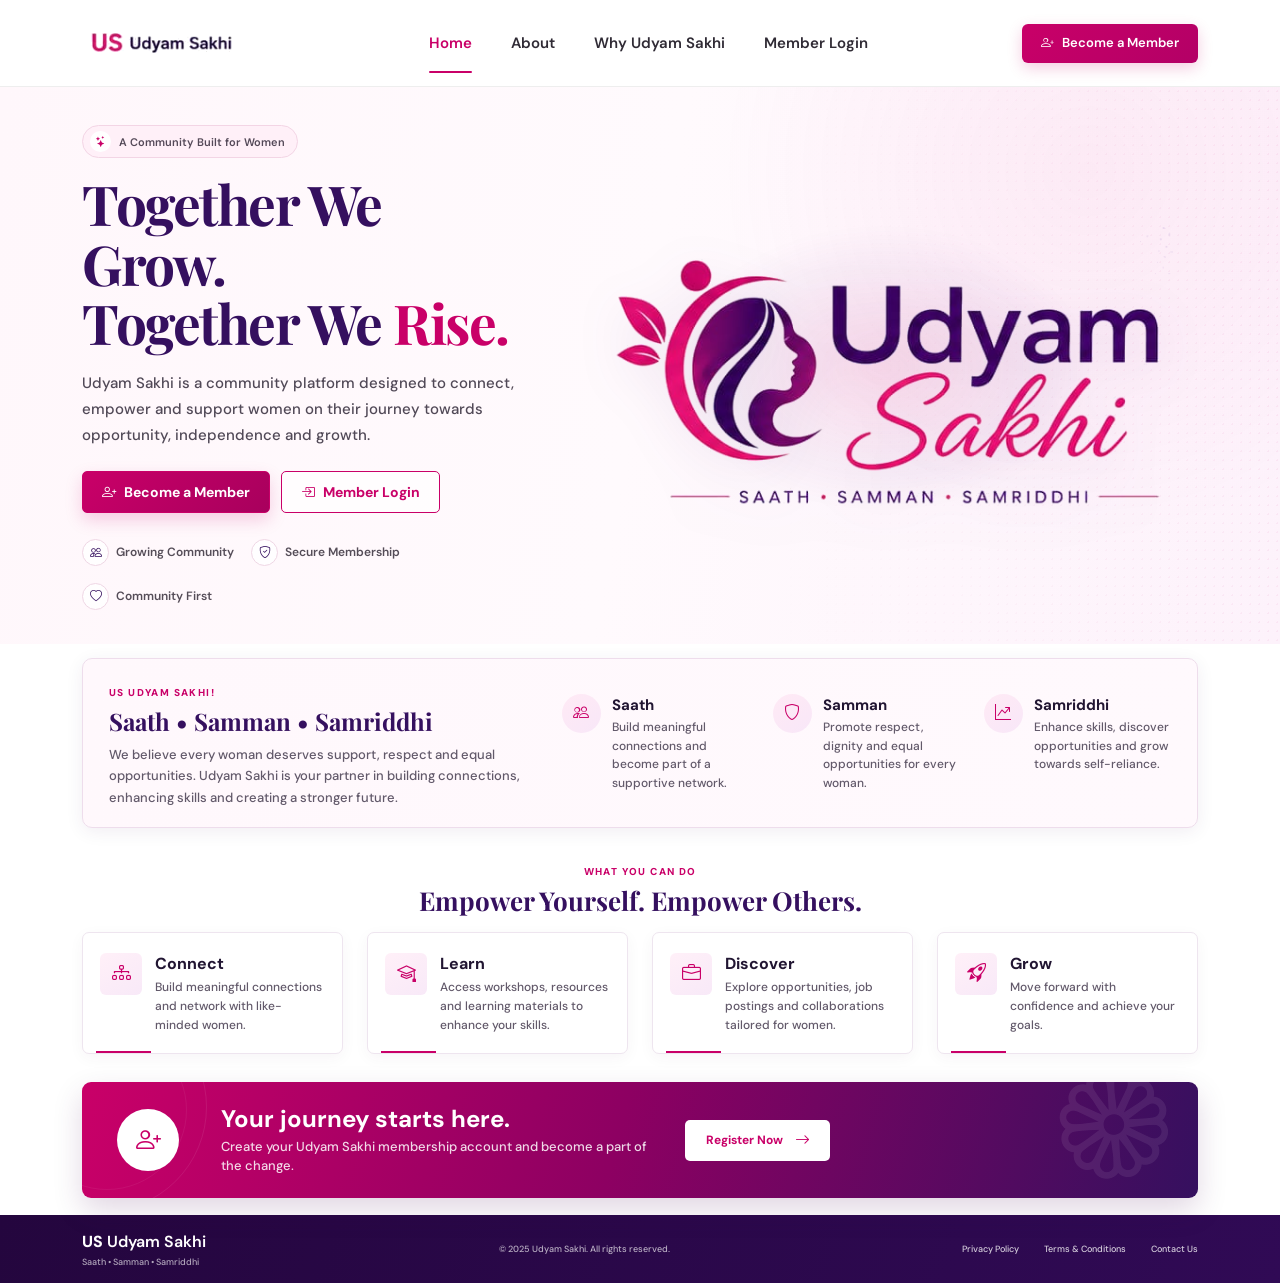
<file: index.html>
<!DOCTYPE html>
<html lang="en">

<head>
    <meta charset="UTF-8">

    <meta name="viewport" content="width=device-width, initial-scale=1.0">

    <meta name="description"
        content="Udyam Sakhi - A community built for women to connect, learn, discover opportunities and grow together.">

    <meta name="theme-color" content="#c90068">

    <title>Udyam Sakhi | Saath • Samman • Samriddhi</title>

    <!-- Bootstrap 5 -->
    <link
        href="https://cdn.jsdelivr.net/npm/bootstrap@5.3.8/dist/css/bootstrap.min.css"
        rel="stylesheet">

    <!-- Bootstrap Icons -->
    <link
        rel="stylesheet"
        href="https://cdn.jsdelivr.net/npm/bootstrap-icons@1.13.1/font/bootstrap-icons.min.css">

    <!-- Google Font -->
    <link
        href="https://fonts.googleapis.com/css2?family=DM+Sans:wght@400;500;600;700&family=Playfair+Display:wght@600;700&display=swap"
        rel="stylesheet">

    <!-- Custom CSS -->
    <link rel="stylesheet" href="style.css">
</head>

<body>

    <!-- =========================================================
         NAVBAR
    ========================================================== -->

    <header class="site-header">

        <nav class="navbar navbar-expand-lg navbar-light">

            <div class="container">

                <!-- Header Logo -->
                <a class="navbar-brand" href="index.html">

                    <img
                        src="images/udyam-sakhi-header-logo.png"
                        alt="Udyam Sakhi"
                        class="header-logo">

                </a>

                <!-- Mobile Menu Button -->
                <button
                    class="navbar-toggler"
                    type="button"
                    data-bs-toggle="collapse"
                    data-bs-target="#mainNavbar"
                    aria-controls="mainNavbar"
                    aria-expanded="false"
                    aria-label="Toggle navigation">

                    <span class="navbar-toggler-icon"></span>

                </button>

                <!-- Navigation -->
                <div class="collapse navbar-collapse" id="mainNavbar">

                    <ul class="navbar-nav mx-auto mb-2 mb-lg-0">

                        <li class="nav-item">
                            <a class="nav-link active" href="index.html">
                                Home
                            </a>
                        </li>

                        <li class="nav-item">
                            <a class="nav-link" href="#about">
                                About
                            </a>
                        </li>

                        <li class="nav-item">
                            <a class="nav-link" href="#why-udyam-sakhi">
                                Why Udyam Sakhi
                            </a>
                        </li>

                        <li class="nav-item">
                            <a class="nav-link" href="login.html">
                                Member Login
                            </a>
                        </li>

                    </ul>

                    <!-- Navbar CTA -->
                    <a href="register.html" class="btn btn-navbar">

                        <i class="bi bi-person-plus"></i>

                        <span>Become a Member</span>

                    </a>

                </div>

            </div>

        </nav>

    </header>


    <!-- =========================================================
         HERO SECTION
    ========================================================== -->

    <main>

        <section class="hero-section">

            <!-- Decorative background -->
            <div class="hero-pattern"></div>

            <div class="container position-relative">

                <div class="row align-items-center g-5">

                    <!-- Hero Content -->
                    <div class="col-lg-5">

                        <div class="hero-content">

                            <!-- Small Label -->
                            <div class="hero-badge">

                                <span class="hero-badge-icon">
                                    <i class="bi bi-stars"></i>
                                </span>

                                <span>
                                    A Community Built for Women
                                </span>

                            </div>


                            <!-- Main Heading -->
                            <h1 class="hero-title">

                                Together We
                                <span>Grow.</span>

                                <br>

                                Together We
                                <strong>Rise.</strong>

                            </h1>


                            <!-- Description -->
                            <p class="hero-description">

                                Udyam Sakhi is a community platform designed
                                to connect, empower and support women on
                                their journey towards opportunity,
                                independence and growth.

                            </p>


                            <!-- Hero Buttons -->
                            <div class="hero-buttons">

                                <a
                                    href="register.html"
                                    class="btn btn-primary-main">

                                    <i class="bi bi-person-plus"></i>

                                    Become a Member

                                </a>


                                <a
                                    href="login.html"
                                    class="btn btn-outline-main">

                                    <i class="bi bi-box-arrow-in-right"></i>

                                    Member Login

                                </a>

                            </div>


                            <!-- Hero Features -->
                            <div class="hero-features">

                                <div class="hero-feature">

                                    <div class="feature-icon">
                                        <i class="bi bi-people"></i>
                                    </div>

                                    <span>
                                        Growing Community
                                    </span>

                                </div>


                                <div class="hero-feature">

                                    <div class="feature-icon">
                                        <i class="bi bi-shield-check"></i>
                                    </div>

                                    <span>
                                        Secure Membership
                                    </span>

                                </div>


                                <div class="hero-feature">

                                    <div class="feature-icon">
                                        <i class="bi bi-heart"></i>
                                    </div>

                                    <span>
                                        Community First
                                    </span>

                                </div>

                            </div>

                        </div>

                    </div>


                    <!-- Hero Logo -->
                    <div class="col-lg-7">

                        <div class="hero-logo-wrapper">

                            <div class="hero-logo-glow"></div>

                            <img
                                src="images/udyam-sakhi-main-logo.png"
                                alt="Udyam Sakhi - Saath Samman Samriddhi"
                                class="hero-logo">

                        </div>

                    </div>

                </div>

            </div>

        </section>


        <!-- =========================================================
             ABOUT / VALUES SECTION
        ========================================================== -->

        <section
            class="values-section"
            id="about">

            <div class="container">

                <div class="values-card">

                    <div class="row align-items-center g-4">

                        <!-- Intro -->
                        <div class="col-lg-5">

                            <div class="values-intro">

                                <span class="section-label">
                                    US UDYAM SAKHI!
                                </span>

                                <h2>
                                    Saath • Samman • Samriddhi
                                </h2>

                                <p>

                                    We believe every woman deserves
                                    support, respect and equal
                                    opportunities.

                                    Udyam Sakhi is your partner in
                                    building connections, enhancing
                                    skills and creating a stronger
                                    future.

                                </p>

                            </div>

                        </div>


                        <!-- Values -->
                        <div class="col-lg-7">

                            <div class="row g-4">

                                <!-- Saath -->
                                <div class="col-md-4">

                                    <div class="value-item">

                                        <div class="value-icon">
                                            <i class="bi bi-people"></i>
                                        </div>

                                        <div>

                                            <h3>
                                                Saath
                                            </h3>

                                            <p>
                                                Build meaningful
                                                connections and become
                                                part of a supportive
                                                network.
                                            </p>

                                        </div>

                                    </div>

                                </div>


                                <!-- Samman -->
                                <div class="col-md-4">

                                    <div class="value-item">

                                        <div class="value-icon">
                                            <i class="bi bi-shield"></i>
                                        </div>

                                        <div>

                                            <h3>
                                                Samman
                                            </h3>

                                            <p>
                                                Promote respect,
                                                dignity and equal
                                                opportunities for
                                                every woman.
                                            </p>

                                        </div>

                                    </div>

                                </div>


                                <!-- Samriddhi -->
                                <div class="col-md-4">

                                    <div class="value-item">

                                        <div class="value-icon">
                                            <i class="bi bi-graph-up-arrow"></i>
                                        </div>

                                        <div>

                                            <h3>
                                                Samriddhi
                                            </h3>

                                            <p>
                                                Enhance skills,
                                                discover opportunities
                                                and grow towards
                                                self-reliance.
                                            </p>

                                        </div>

                                    </div>

                                </div>

                            </div>

                        </div>

                    </div>

                </div>

            </div>

        </section>


        <!-- =========================================================
             WHAT YOU CAN DO
        ========================================================== -->

        <section
            class="empower-section"
            id="why-udyam-sakhi">

            <div class="container">

                <!-- Section Heading -->
                <div class="section-heading text-center">

                    <span class="section-label">
                        WHAT YOU CAN DO
                    </span>

                    <h2>
                        Empower Yourself.
                        <span>Empower Others.</span>
                    </h2>

                </div>


                <!-- Feature Cards -->
                <div class="row g-4">

                    <!-- Connect -->
                    <div class="col-lg-3 col-md-6">

                        <div class="empower-card">

                            <div class="empower-icon">
                                <i class="bi bi-diagram-3"></i>
                            </div>

                            <div class="empower-content">

                                <h3>
                                    Connect
                                </h3>

                                <p>
                                    Build meaningful connections
                                    and network with like-minded
                                    women.
                                </p>

                            </div>

                            <div class="card-bottom-line"></div>

                        </div>

                    </div>


                    <!-- Learn -->
                    <div class="col-lg-3 col-md-6">

                        <div class="empower-card">

                            <div class="empower-icon">
                                <i class="bi bi-mortarboard"></i>
                            </div>

                            <div class="empower-content">

                                <h3>
                                    Learn
                                </h3>

                                <p>
                                    Access workshops, resources
                                    and learning materials to
                                    enhance your skills.
                                </p>

                            </div>

                            <div class="card-bottom-line"></div>

                        </div>

                    </div>


                    <!-- Discover -->
                    <div class="col-lg-3 col-md-6">

                        <div class="empower-card">

                            <div class="empower-icon">
                                <i class="bi bi-briefcase"></i>
                            </div>

                            <div class="empower-content">

                                <h3>
                                    Discover
                                </h3>

                                <p>
                                    Explore opportunities, job
                                    postings and collaborations
                                    tailored for women.
                                </p>

                            </div>

                            <div class="card-bottom-line"></div>

                        </div>

                    </div>


                    <!-- Grow -->
                    <div class="col-lg-3 col-md-6">

                        <div class="empower-card">

                            <div class="empower-icon">
                                <i class="bi bi-rocket-takeoff"></i>
                            </div>

                            <div class="empower-content">

                                <h3>
                                    Grow
                                </h3>

                                <p>
                                    Move forward with confidence
                                    and achieve your goals.
                                </p>

                            </div>

                            <div class="card-bottom-line"></div>

                        </div>

                    </div>

                </div>

            </div>

        </section>


        <!-- =========================================================
             REGISTRATION CTA
        ========================================================== -->

        <section class="cta-section">

            <div class="container">

                <div class="cta-card">

                    <!-- Decorative leaves -->
                    <div class="cta-decoration">
                        <i class="bi bi-flower1"></i>
                    </div>

                    <div class="row align-items-center">

                        <!-- CTA Icon -->
                        <div class="col-auto">

                            <div class="cta-icon">

                                <i class="bi bi-person-plus"></i>

                            </div>

                        </div>


                        <!-- CTA Content -->
                        <div class="col">

                            <h2>
                                Your journey starts here.
                            </h2>

                            <p>
                                Create your Udyam Sakhi membership
                                account and become a part of the change.
                            </p>

                        </div>


                        <!-- CTA Button -->
                        <div class="col-lg-auto">

                            <a
                                href="register.html"
                                class="btn btn-cta">

                                Register Now

                                <i class="bi bi-arrow-right"></i>

                            </a>

                        </div>

                    </div>

                </div>

            </div>

        </section>

    </main>


    <!-- =========================================================
         FOOTER
    ========================================================== -->

    <footer class="site-footer">

        <div class="container">

            <div class="footer-content">

                <!-- Brand -->
                <div class="footer-brand">

                    <div class="footer-logo-text">
                        US <span>Udyam Sakhi</span>
                    </div>

                    <p>
                        Saath • Samman • Samriddhi
                    </p>

                </div>


                <!-- Copyright -->
                <div class="footer-copyright">

                    <p>
                        © 2025 Udyam Sakhi.
                        All rights reserved.
                    </p>

                </div>


                <!-- Footer Links -->
                <div class="footer-links">

                    <a href="#">
                        Privacy Policy
                    </a>

                    <a href="#">
                        Terms &amp; Conditions
                    </a>

                    <a href="#">
                        Contact Us
                    </a>

                </div>

            </div>

        </div>

    </footer>
 

    <!-- =========================================================
         BOOTSTRAP JAVASCRIPT
    ========================================================== -->

    <script
        src="https://cdn.jsdelivr.net/npm/bootstrap@5.3.8/dist/js/bootstrap.bundle.min.js">
    </script>

</body>

</html>
</file>
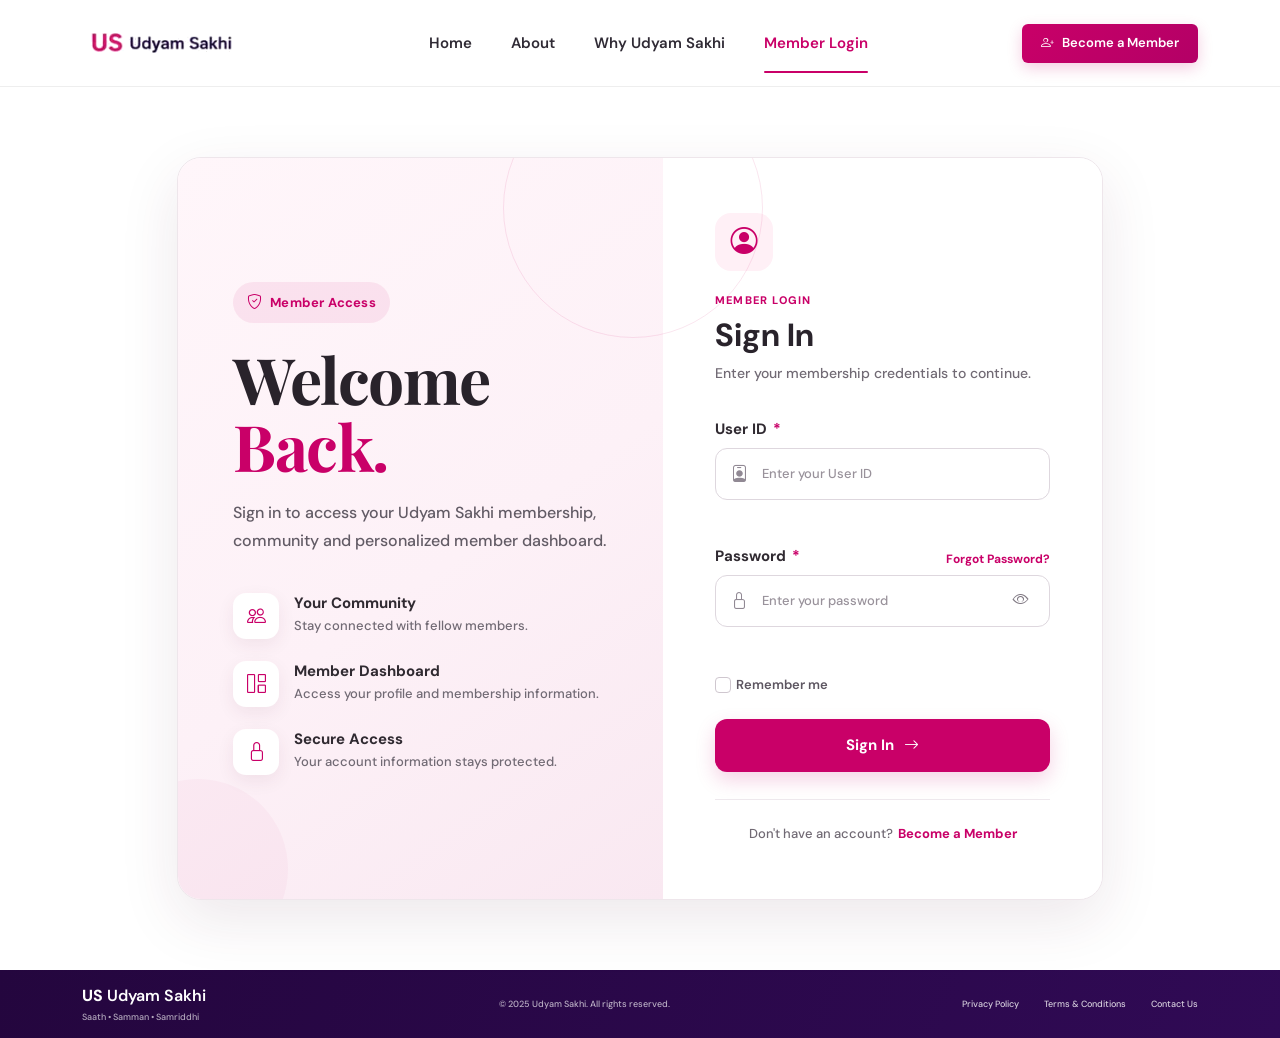
<file: business.html>
<!DOCTYPE html>
<html lang="en">

<head>

    <!-- =====================================================
         BASIC SETTINGS
    ====================================================== -->

    <meta charset="UTF-8">

    <meta
        name="viewport"
        content="width=device-width, initial-scale=1.0"
    >

    <meta
        name="description"
        content="My Business | Udyam Sakhi"
    >

    <title>
        My Business | Udyam Sakhi
    </title>


    <!-- =====================================================
         GOOGLE FONTS
    ====================================================== -->

    <link
        rel="preconnect"
        href="https://fonts.googleapis.com"
    >

    <link
        rel="preconnect"
        href="https://fonts.gstatic.com"
        crossorigin
    >

    <link
        href="https://fonts.googleapis.com/css2?family=DM+Sans:wght@400;500;600;700;800&family=Playfair+Display:wght@600;700&display=swap"
        rel="stylesheet"
    >


    <!-- =====================================================
         BOOTSTRAP ICONS
    ====================================================== -->

    <link
        rel="stylesheet"
        href="https://cdn.jsdelivr.net/npm/bootstrap-icons@1.11.3/font/bootstrap-icons.min.css"
    >


    <!-- =====================================================
         BOOTSTRAP
    ====================================================== -->

    <link
        href="https://cdn.jsdelivr.net/npm/bootstrap@5.3.3/dist/css/bootstrap.min.css"
        rel="stylesheet"
    >


    <!-- =====================================================
         MAIN CSS
    ====================================================== -->

    <link
        rel="stylesheet"
        href="style.css"
    >

</head>


<body class="dashboard-page business-page">


    <!-- =====================================================
         DASHBOARD WRAPPER
    ====================================================== -->

    <div class="dashboard-wrapper">


        <!-- =================================================
             SIDEBAR
        ================================================== -->

        <aside
            class="dashboard-sidebar"
            id="dashboardSidebar"
        >


            <!-- =============================================
                 BRAND
            ============================================== -->

            <div class="sidebar-brand">

                <a
                    href="dashboard.html"
                    class="sidebar-logo-link"
                >

                    <img
                        src="images/udyam-sakhi-header-logo.png"
                        alt="Udyam Sakhi"
                        class="sidebar-logo"
                    >

                </a>


                <button
                    type="button"
                    class="sidebar-close-btn"
                    id="sidebarCloseBtn"
                    aria-label="Close menu"
                >

                    <i class="bi bi-x-lg"></i>

                </button>

            </div>


            <!-- =============================================
                 MEMBER
            ============================================== -->

            <div class="sidebar-member">

                <div
                    class="sidebar-member-avatar"
                    data-member-initials
                >
                    M
                </div>


                <div class="sidebar-member-info">

                    <strong
                        data-member-name
                    >
                        Member
                    </strong>

                    <span>
                        Udyam Sakhi Member
                    </span>

                </div>

            </div>


            <!-- =============================================
                 NAVIGATION
            ============================================== -->

            <nav class="sidebar-navigation">


                <span class="sidebar-nav-label">
                    MAIN MENU
                </span>


                <a
                    href="dashboard.html"
                    class="sidebar-nav-link"
                >

                    <i class="bi bi-grid-1x2"></i>

                    <span>
                        Dashboard
                    </span>

                </a>


                <a
                    href="profile.html"
                    class="sidebar-nav-link"
                >

                    <i class="bi bi-person"></i>

                    <span>
                        My Profile
                    </span>

                </a>


                <span
                    class="sidebar-nav-label sidebar-nav-label-spaced"
                >
                    MY UDYAM
                </span>


                <a
                    href="business.html"
                    class="sidebar-nav-link active"
                >

                    <i class="bi bi-shop"></i>

                    <span>
                        My Business
                    </span>

                </a>


                <a
                    href="#documents"
                    class="sidebar-nav-link"
                >

                    <i class="bi bi-folder2-open"></i>

                    <span>
                        Documents
                    </span>

                </a>


                <a
                    href="#resources"
                    class="sidebar-nav-link"
                >

                    <i class="bi bi-book"></i>

                    <span>
                        Resources
                    </span>

                </a>


                <span
                    class="sidebar-nav-label sidebar-nav-label-spaced"
                >
                    ACCOUNT
                </span>


                <a
                    href="#settings"
                    class="sidebar-nav-link"
                >

                    <i class="bi bi-gear"></i>

                    <span>
                        Settings
                    </span>

                </a>


                <button
                    type="button"
                    class="sidebar-nav-link sidebar-logout"
                    id="logoutButton"
                >

                    <i class="bi bi-box-arrow-right"></i>

                    <span>
                        Sign Out
                    </span>

                </button>

            </nav>


            <!-- =============================================
                 SIDEBAR BOTTOM
            ============================================== -->

            <div class="sidebar-bottom">

                <div class="sidebar-support-card">

                    <div class="sidebar-support-icon">

                        <i class="bi bi-headset"></i>

                    </div>


                    <div>

                        <strong>
                            Need help?
                        </strong>

                        <span>
                            Contact Udyam Sakhi support
                        </span>

                    </div>

                </div>


                <p class="sidebar-tagline">
                    Empowering women. Building futures.
                </p>

            </div>

        </aside>


        <!-- =================================================
             SIDEBAR OVERLAY
        ================================================== -->

        <div
            class="sidebar-overlay"
            id="sidebarOverlay"
        ></div>


        <!-- =================================================
             MAIN
        ================================================== -->

        <main class="dashboard-main">


            <!-- =============================================
                 HEADER
            ============================================== -->

            <header class="dashboard-header">


                <div class="dashboard-header-left">

                    <button
                        type="button"
                        class="dashboard-menu-btn"
                        id="dashboardMenuBtn"
                        aria-label="Open menu"
                    >

                        <i class="bi bi-list"></i>

                    </button>


                    <div>

                        <span class="dashboard-header-label">
                            UDYAM SAKHI
                        </span>

                        <h1>
                            My Business
                        </h1>

                    </div>

                </div>


                <!-- =========================================
                     HEADER RIGHT
                ========================================== -->

                <div class="dashboard-header-right">


                    <button
                        type="button"
                        class="dashboard-notification-btn"
                        aria-label="Notifications"
                    >

                        <i class="bi bi-bell"></i>

                        <span class="notification-dot"></span>

                    </button>


                    <div class="dashboard-header-divider"></div>


                    <a
                        href="profile.html"
                        class="dashboard-header-profile"
                    >

                        <div
                            class="dashboard-header-avatar"
                            data-member-initials
                        >
                            M
                        </div>


                        <div class="dashboard-header-profile-text">

                            <strong
                                data-member-name
                            >
                                Member
                            </strong>

                            <span>
                                My Account
                            </span>

                        </div>


                        <i class="bi bi-chevron-down"></i>

                    </a>

                </div>

            </header>


            <!-- =============================================
                 CONTENT
            ============================================== -->

            <section class="dashboard-content">


                <!-- =========================================
                     BUSINESS HERO
                ========================================== -->

                <div class="business-hero-card">


                    <div class="business-hero-main">


                        <div class="business-hero-icon">

                            <i class="bi bi-shop"></i>

                        </div>


                        <div>

                            <span class="dashboard-card-label">
                                MY UDYAM
                            </span>

                            <h2>
                                Your Business
                            </h2>

                            <p>
                                Manage your business information,
                                registration details and Udyam profile.
                            </p>

                        </div>

                    </div>


                    <button
                        type="button"
                        class="business-edit-btn"
                        id="editBusinessButton"
                    >

                        <i class="bi bi-pencil"></i>

                        Edit Business

                    </button>

                </div>


                <!-- =========================================
                     BUSINESS OVERVIEW
                ========================================== -->

                <div class="dashboard-card business-overview-card">


                    <div class="dashboard-card-header">


                        <div>

                            <span class="dashboard-card-label">
                                BUSINESS OVERVIEW
                            </span>

                            <h3>
                                Business Details
                            </h3>

                        </div>


                        <div class="business-status-badge">

                            <span></span>

                            Active

                        </div>

                    </div>


                    <div class="business-information-grid">


                        <!-- BUSINESS NAME -->

                        <div class="business-field">

                            <span>
                                Business Name
                            </span>

                            <strong
                                data-business-name
                            >
                                Not added
                            </strong>

                        </div>


                        <!-- BUSINESS TYPE -->

                        <div class="business-field">

                            <span>
                                Business Type
                            </span>

                            <strong
                                data-business-type
                            >
                                Not added
                            </strong>

                        </div>


                        <!-- BUSINESS CATEGORY -->

                        <div class="business-field">

                            <span>
                                Business Category
                            </span>

                            <strong
                                data-business-category
                            >
                                Not added
                            </strong>

                        </div>


                        <!-- UDYAM NUMBER -->

                        <div class="business-field">

                            <span>
                                Udyam Registration Number
                            </span>

                            <strong
                                data-udyam-number
                            >
                                Not added
                            </strong>

                        </div>


                        <!-- BUSINESS ADDRESS -->

                        <div
                            class="business-field business-field-full"
                        >

                            <span>
                                Business Address
                            </span>

                            <strong
                                data-business-address
                            >
                                Not added
                            </strong>

                        </div>

                    </div>

                </div>


                <!-- =========================================
                     REGISTRATION STATUS
                ========================================== -->

                <div class="business-two-column">


                    <!-- =====================================
                         UDYAM REGISTRATION
                    ====================================== -->

                    <div class="dashboard-card">


                        <div class="dashboard-card-header">

                            <div>

                                <span class="dashboard-card-label">
                                    REGISTRATION
                                </span>

                                <h3>
                                    Udyam Registration
                                </h3>

                            </div>


                            <div class="business-small-icon">

                                <i class="bi bi-patch-check"></i>

                            </div>

                        </div>


                        <div class="business-registration-box">


                            <div class="business-registration-status">

                                <div class="business-registration-check">

                                    <i class="bi bi-check-lg"></i>

                                </div>


                                <div>

                                    <strong>
                                        Registration Status
                                    </strong>

                                    <span>
                                        Your Udyam registration status
                                    </span>

                                </div>

                            </div>


                            <div class="business-registration-detail">

                                <span>
                                    Registration Number
                                </span>

                                <strong
                                    data-udyam-number
                                >
                                    Not added
                                </strong>

                            </div>


                            <div class="business-registration-detail">

                                <span>
                                    Registration Type
                                </span>

                                <strong>
                                    Udyam Registration
                                </strong>

                            </div>


                        </div>

                    </div>


                    <!-- =====================================
                         BUSINESS CATEGORY
                    ====================================== -->

                    <div class="dashboard-card">


                        <div class="dashboard-card-header">

                            <div>

                                <span class="dashboard-card-label">
                                    CATEGORY
                                </span>

                                <h3>
                                    Business Classification
                                </h3>

                            </div>


                            <div class="business-small-icon">

                                <i class="bi bi-diagram-3"></i>

                            </div>

                        </div>


                        <div class="business-classification-list">


                            <div class="business-classification-item">

                                <div class="business-classification-icon">

                                    <i class="bi bi-buildings"></i>

                                </div>


                                <div>

                                    <span>
                                        Business Type
                                    </span>

                                    <strong
                                        data-business-type
                                    >
                                        Not added
                                    </strong>

                                </div>

                            </div>


                            <div class="business-classification-item">

                                <div class="business-classification-icon">

                                    <i class="bi bi-tags"></i>

                                </div>


                                <div>

                                    <span>
                                        Category
                                    </span>

                                    <strong
                                        data-business-category
                                    >
                                        Not added
                                    </strong>

                                </div>

                            </div>


                        </div>

                    </div>

                </div>


                <!-- =========================================
                     BUSINESS INFORMATION
                ========================================== -->

                <div class="dashboard-card">


                    <div class="dashboard-card-header">


                        <div>

                            <span class="dashboard-card-label">
                                BUSINESS PROFILE
                            </span>

                            <h3>
                                About Your Business
                            </h3>

                        </div>


                        <div class="business-small-icon">

                            <i class="bi bi-info-circle"></i>

                        </div>

                    </div>


                    <div class="business-profile-content">


                        <div class="business-profile-item">


                            <div class="business-profile-item-icon">

                                <i class="bi bi-shop-window"></i>

                            </div>


                            <div>

                                <span>
                                    Business Name
                                </span>

                                <strong
                                    data-business-name
                                >
                                    Not added
                                </strong>

                            </div>

                        </div>


                        <div class="business-profile-item">


                            <div class="business-profile-item-icon">

                                <i class="bi bi-geo-alt"></i>

                            </div>


                            <div>

                                <span>
                                    Location
                                </span>

                                <strong
                                    data-business-address
                                >
                                    Not added
                                </strong>

                            </div>

                        </div>


                        <div class="business-profile-item">


                            <div class="business-profile-item-icon">

                                <i class="bi bi-briefcase"></i>

                            </div>


                            <div>

                                <span>
                                    Business Category
                                </span>

                                <strong
                                    data-business-category
                                >
                                    Not added
                                </strong>

                            </div>

                        </div>


                        <div class="business-profile-item">


                            <div class="business-profile-item-icon">

                                <i class="bi bi-building"></i>

                            </div>


                            <div>

                                <span>
                                    Business Structure
                                </span>

                                <strong
                                    data-business-type
                                >
                                    Not added
                                </strong>

                            </div>

                        </div>

                    </div>

                </div>


                <!-- =========================================
                     BUSINESS ACTIONS
                ========================================== -->

                <div class="business-actions-grid">


                    <div class="business-action-card">


                        <div class="business-action-icon">

                            <i class="bi bi-file-earmark-text"></i>

                        </div>


                        <div>

                            <strong>
                                Manage Documents
                            </strong>

                            <span>
                                Upload and manage your
                                business documents.
                            </span>

                        </div>


                        <a
                            href="#documents"
                            class="business-action-link"
                        >

                            Open

                            <i class="bi bi-arrow-right"></i>

                        </a>

                    </div>


                    <div class="business-action-card">


                        <div class="business-action-icon">

                            <i class="bi bi-book"></i>

                        </div>


                        <div>

                            <strong>
                                Business Resources
                            </strong>

                            <span>
                                Explore useful resources
                                for your business.
                            </span>

                        </div>


                        <a
                            href="#resources"
                            class="business-action-link"
                        >

                            Explore

                            <i class="bi bi-arrow-right"></i>

                        </a>

                    </div>


                    <div class="business-action-card">


                        <div class="business-action-icon">

                            <i class="bi bi-headset"></i>

                        </div>


                        <div>

                            <strong>
                                Get Support
                            </strong>

                            <span>
                                Need help with your business
                                registration?
                            </span>

                        </div>


                        <a
                            href="#support"
                            class="business-action-link"
                            id="businessSupportLink"
                        >

                            Contact

                            <i class="bi bi-arrow-right"></i>

                        </a>

                    </div>

                </div>


                <!-- =========================================
                     FOOTER
                ========================================== -->

                <footer class="dashboard-footer">


                    <div>

                        <strong>
                            Udyam Sakhi
                        </strong>

                        <span>
                            |
                        </span>

                        <span>
                            Empowering women. Building futures.
                        </span>

                    </div>


                    <p>
                        © 2026 Udyam Sakhi. All rights reserved.
                    </p>

                </footer>

            </section>

        </main>

    </div>


    <!-- =====================================================
         LOGOUT MODAL
    ====================================================== -->

    <div
        class="modal fade"
        id="logoutModal"
        tabindex="-1"
        aria-hidden="true"
    >

        <div class="modal-dialog modal-dialog-centered">

            <div class="modal-content logout-modal-content">


                <div class="logout-modal-icon">

                    <i class="bi bi-box-arrow-right"></i>

                </div>


                <h3>
                    Sign Out?
                </h3>


                <p>
                    Are you sure you want to sign out
                    of your Udyam Sakhi account?
                </p>


                <div class="logout-modal-actions">

                    <button
                        type="button"
                        class="btn logout-cancel-btn"
                        data-bs-dismiss="modal"
                    >
                        Cancel
                    </button>


                    <button
                        type="button"
                        class="btn logout-confirm-btn"
                        id="confirmLogoutButton"
                    >
                        Sign Out
                    </button>

                </div>

            </div>

        </div>

    </div>


    <!-- =====================================================
         BOOTSTRAP JS
    ====================================================== -->

    <script
        src="https://cdn.jsdelivr.net/npm/bootstrap@5.3.3/dist/js/bootstrap.bundle.min.js"
    ></script>


    <!-- =====================================================
         AUTH JS
    ====================================================== -->

    <script src="auth.js"></script>


    <!-- =====================================================
         DASHBOARD JS
    ====================================================== -->

    <script src="dashboard.js"></script>


    <!-- =====================================================
         BUSINESS JS
    ====================================================== -->

    <script src="business.js"></script>

</body>

</html>
</file>
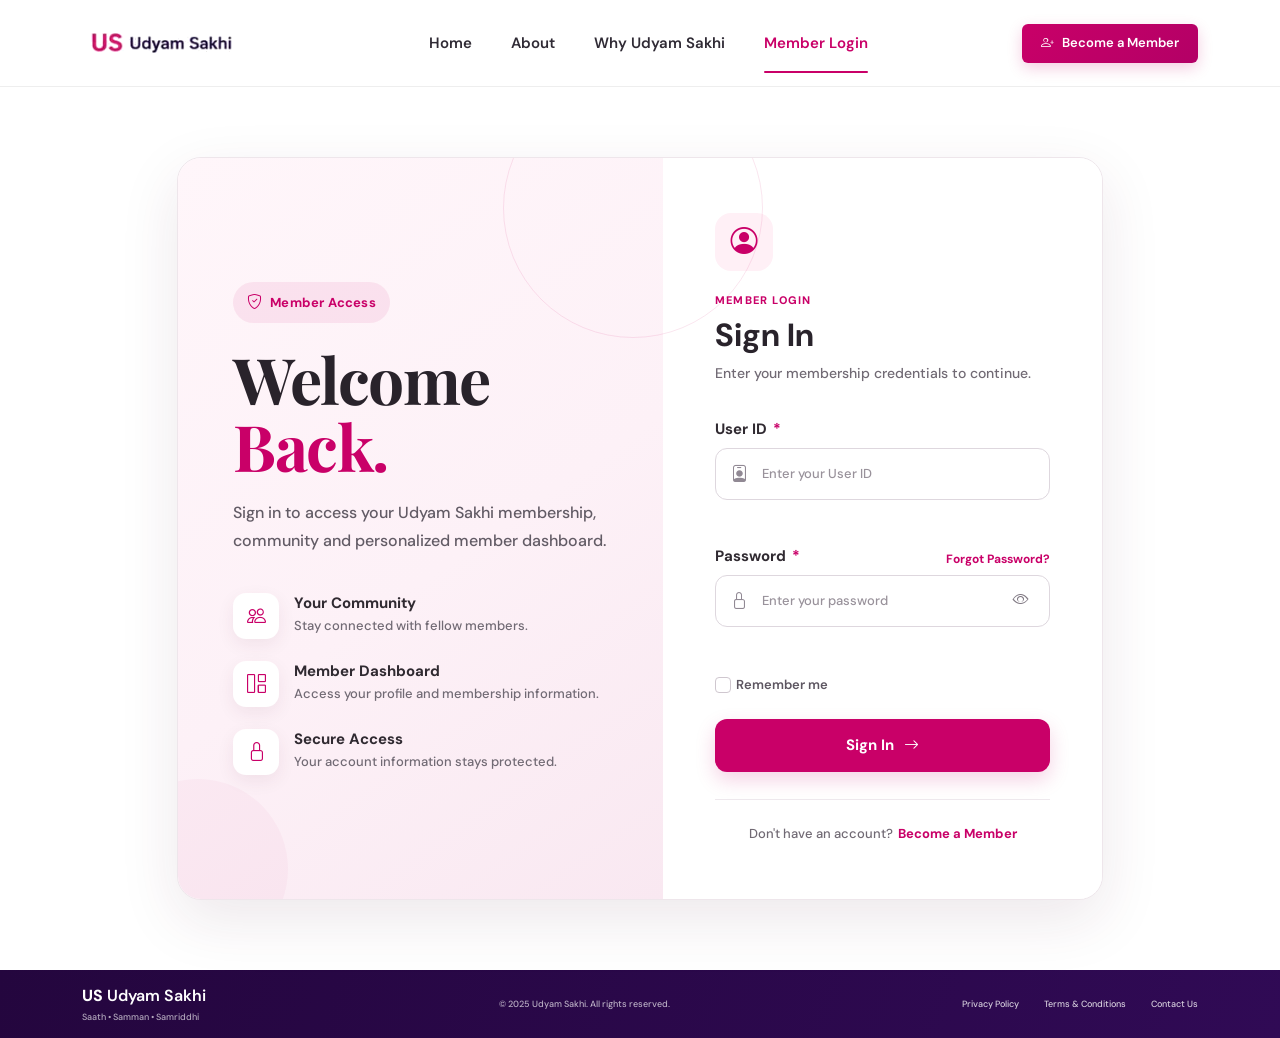
<file: dashboard.html>
<!DOCTYPE html>
<html lang="en">

<head>

    <meta charset="UTF-8">

    <meta name="viewport" content="width=device-width, initial-scale=1.0">

    <meta name="description"
        content="Udyam Sakhi Member Dashboard">

    <meta name="theme-color" content="#c90068">

    <title>Dashboard | Udyam Sakhi</title>


    <!-- =====================================================
         BOOTSTRAP
    ====================================================== -->

    <link
        href="https://cdn.jsdelivr.net/npm/bootstrap@5.3.8/dist/css/bootstrap.min.css"
        rel="stylesheet">


    <!-- =====================================================
         BOOTSTRAP ICONS
    ====================================================== -->

    <link
        rel="stylesheet"
        href="https://cdn.jsdelivr.net/npm/bootstrap-icons@1.13.1/font/bootstrap-icons.min.css">


    <!-- =====================================================
         GOOGLE FONTS
    ====================================================== -->

    <link
        href="https://fonts.googleapis.com/css2?family=DM+Sans:wght@400;500;600;700&family=Playfair+Display:wght@600;700&display=swap"
        rel="stylesheet">


    <!-- =====================================================
         MAIN CSS
    ====================================================== -->

    <link
        rel="stylesheet"
        href="style.css">


</head>


<body class="dashboard-page">


    <!-- =====================================================
         DASHBOARD WRAPPER
    ====================================================== -->

    <div class="dashboard-wrapper">


        <!-- =================================================
             SIDEBAR
        ================================================== -->

        <aside
            class="dashboard-sidebar"
            id="dashboardSidebar">


            <!-- =================================================
                 SIDEBAR BRAND
            ================================================== -->

            <div class="sidebar-brand">


                <a
                    href="index.html"
                    class="sidebar-logo-link">


                    <img
                        src="images/udyam-sakhi-header-logo.png"
                        alt="Udyam Sakhi"
                        class="sidebar-logo">


                </a>


                <button
                    type="button"
                    class="sidebar-close-btn"
                    id="sidebarCloseBtn"
                    aria-label="Close navigation">

                    <i class="bi bi-x-lg"></i>

                </button>


            </div>



            <!-- =================================================
                 MEMBER MINI PROFILE
            ================================================== -->

            <div class="sidebar-member">


                <div
                    class="sidebar-member-avatar"
                    data-member-initials>

                    M

                </div>


                <div class="sidebar-member-info">


                    <strong
                        data-member-name>

                        Member

                    </strong>


                    <span
                        data-member-id>

                        Member ID

                    </span>


                </div>


            </div>



            <!-- =================================================
                 SIDEBAR NAVIGATION
            ================================================== -->

            <nav class="sidebar-navigation">


                <span class="sidebar-nav-label">

                    MEMBER MENU

                </span>


                <!-- Dashboard -->

                <a
                    href="dashboard.html"
                    class="sidebar-nav-link active">


                    <i class="bi bi-grid-1x2"></i>


                    <span>
                        Dashboard
                    </span>


                </a>



                <!-- Profile -->

                <a
                    href="profile.html"
                    class="sidebar-nav-link">


                    <i class="bi bi-person"></i>


                    <span>
                        My Profile
                    </span>


                </a>



                <!-- Membership -->

                <a
                    href="#membership"
                    class="sidebar-nav-link">


                    <i class="bi bi-person-vcard"></i>


                    <span>
                        Membership
                    </span>


                </a>



                <!-- Community -->

                <a
                    href="#community"
                    class="sidebar-nav-link">


                    <i class="bi bi-people"></i>


                    <span>
                        Community
                    </span>


                </a>



                <!-- Resources -->

                <a
                    href="#resources"
                    class="sidebar-nav-link">


                    <i class="bi bi-book"></i>


                    <span>
                        Resources
                    </span>


                </a>



                <span class="sidebar-nav-label sidebar-nav-label-spaced">

                    ACCOUNT

                </span>



                <!-- Settings -->

                <a
                    href="#settings"
                    class="sidebar-nav-link">


                    <i class="bi bi-gear"></i>


                    <span>
                        Settings
                    </span>


                </a>



                <!-- Logout -->

                <button
                    type="button"
                    class="sidebar-nav-link sidebar-logout"
                    id="logoutButton">


                    <i class="bi bi-box-arrow-left"></i>


                    <span>
                        Logout
                    </span>


                </button>


            </nav>



            <!-- =================================================
                 SIDEBAR BOTTOM
            ================================================== -->

            <div class="sidebar-bottom">


                <div class="sidebar-support-card">


                    <div class="sidebar-support-icon">

                        <i class="bi bi-headset"></i>

                    </div>


                    <div>

                        <strong>
                            Need Help?
                        </strong>


                        <span>
                            We're here for you.
                        </span>

                    </div>


                </div>


                <p class="sidebar-tagline">

                    Saath • Samman • Samriddhi

                </p>


            </div>


        </aside>



        <!-- =================================================
             SIDEBAR OVERLAY — MOBILE
        ================================================== -->

        <div
            class="sidebar-overlay"
            id="sidebarOverlay">
        </div>



        <!-- =================================================
             MAIN DASHBOARD
        ================================================== -->

        <main class="dashboard-main">


            <!-- =================================================
                 TOP HEADER
            ================================================== -->

            <header class="dashboard-header">


                <div class="dashboard-header-left">


                    <button
                        type="button"
                        class="dashboard-menu-btn"
                        id="dashboardMenuBtn"
                        aria-label="Open navigation">


                        <i class="bi bi-list"></i>


                    </button>


                    <div>


                        <span class="dashboard-header-label">

                            MEMBER AREA

                        </span>


                        <h1>
                            Dashboard
                        </h1>


                    </div>


                </div>



                <!-- =================================================
                     HEADER RIGHT
                ================================================== -->

                <div class="dashboard-header-right">


                    <button
                        type="button"
                        class="dashboard-notification-btn"
                        aria-label="Notifications">


                        <i class="bi bi-bell"></i>


                        <span class="notification-dot"></span>


                    </button>


                    <div class="dashboard-header-divider"></div>


                    <a
                        href="profile.html"
                        class="dashboard-header-profile">


                        <div
                            class="dashboard-header-avatar"
                            data-member-initials>

                            M

                        </div>


                        <div class="dashboard-header-profile-text">


                            <strong
                                data-member-name>

                                Member

                            </strong>


                            <span>
                                View Profile
                            </span>


                        </div>


                        <i class="bi bi-chevron-down"></i>


                    </a>


                </div>


            </header>



            <!-- =================================================
                 DASHBOARD CONTENT
            ================================================== -->

            <div class="dashboard-content">


                <!-- =================================================
                     WELCOME SECTION
                ================================================== -->

                <section class="dashboard-welcome">


                    <div class="dashboard-welcome-content">


                        <span class="dashboard-welcome-badge">

                            <i class="bi bi-stars"></i>

                            Welcome to Udyam Sakhi

                        </span>


                        <h2>

                            Namaste,
                            <span data-member-first-name>
                                Member
                            </span>!

                        </h2>


                        <p>

                            Your journey with Udyam Sakhi starts here.
                            Stay connected, explore opportunities and
                            make the most of your membership.

                        </p>


                    </div>


                    <div class="dashboard-welcome-decoration">


                        <div class="welcome-decoration-circle">

                            <i class="bi bi-flower1"></i>

                        </div>


                    </div>


                </section>



                <!-- =================================================
                     QUICK STATS
                ================================================== -->

                <section class="dashboard-stats">


                    <!-- Membership -->

                    <div class="dashboard-stat-card">


                        <div class="dashboard-stat-icon">

                            <i class="bi bi-person-check"></i>

                        </div>


                        <div class="dashboard-stat-content">


                            <span>
                                Membership
                            </span>


                            <strong>
                                Active
                            </strong>


                            <small>
                                Your membership is active
                            </small>


                        </div>


                    </div>



                    <!-- Member ID -->

                    <div class="dashboard-stat-card">


                        <div class="dashboard-stat-icon">

                            <i class="bi bi-person-vcard"></i>

                        </div>


                        <div class="dashboard-stat-content">


                            <span>
                                Member ID
                            </span>


                            <strong
                                data-member-id>

                                —

                            </strong>


                            <small>
                                Your unique membership ID
                            </small>


                        </div>


                    </div>



                    <!-- Community -->

                    <div class="dashboard-stat-card">


                        <div class="dashboard-stat-icon">

                            <i class="bi bi-people"></i>

                        </div>


                        <div class="dashboard-stat-content">


                            <span>
                                Community
                            </span>


                            <strong>
                                Connected
                            </strong>


                            <small>
                                You're part of our community
                            </small>


                        </div>


                    </div>


                </section>
  <!-- My Credits -->

<div class="dashboard-stat-card">

    <div class="dashboard-stat-icon">
        <i class="bi bi-coin"></i>
    </div>

    <div class="dashboard-stat-content">

        <span>
            My Credits
        </span>

        <strong id="userCredits">
            0
        </strong>

        <small>
            Available credits
        </small>

    </div>

</div>


                <!-- =================================================
                     MAIN DASHBOARD GRID
                ================================================== -->

                <div class="dashboard-grid">


                    <!-- =================================================
                         PROFILE SUMMARY
                    ================================================== -->

                    <section
                        class="dashboard-card profile-summary-card"
                        id="membership">


                        <div class="dashboard-card-header">


                            <div>


                                <span class="dashboard-card-label">

                                    YOUR MEMBERSHIP

                                </span>


                                <h3>
                                    Member Profile
                                </h3>


                            </div>


                            <a
                                href="profile.html"
                                class="dashboard-card-action">

                                Edit Profile

                                <i class="bi bi-arrow-up-right"></i>

                            </a>


                        </div>



                        <div class="profile-summary-body">


                            <div class="profile-large-avatar"
                                 data-member-initials>

                                M

                            </div>


                            <div class="profile-summary-info">


                                <h4
                                    data-member-name>

                                    Member

                                </h4>


                                <div class="profile-summary-id">


                                    <i class="bi bi-person-badge"></i>


                                    <span>
                                        Member ID:
                                    </span>


                                    <strong
                                        data-member-id>

                                        —

                                    </strong>


                                </div>


                                <div class="profile-summary-email">


                                    <i class="bi bi-envelope"></i>


                                    <span
                                        data-member-email>

                                        —

                                    </span>


                                </div>


                                <div class="profile-summary-mobile">


                                    <i class="bi bi-phone"></i>


                                    <span
                                        data-member-mobile>

                                        —

                                    </span>


                                </div>


                            </div>


                        </div>


                    </section>



                    <!-- =================================================
                         MEMBERSHIP STATUS
                    ================================================== -->

                    <section class="dashboard-card membership-status-card">


                        <div class="dashboard-card-header">


                            <div>


                                <span class="dashboard-card-label">

                                    MEMBERSHIP STATUS

                                </span>


                                <h3>
                                    You're All Set
                                </h3>


                            </div>


                            <div class="status-check-icon">

                                <i class="bi bi-check-lg"></i>

                            </div>


                        </div>


                        <div class="membership-status-body">


                            <div class="status-progress">


                                <div class="status-progress-top">


                                    <span>
                                        Membership
                                    </span>


                                    <strong>
                                        Active
                                    </strong>


                                </div>


                                <div class="status-progress-bar">


                                    <span></span>


                                </div>


                            </div>


                            <p>

                                Your membership is currently active.
                                You can access all available member
                                features from your dashboard.

                            </p>


                        </div>


                    </section>



                    <!-- =================================================
                         COMMUNITY CARD
                    ================================================== -->

                    <section
                        class="dashboard-card community-card"
                        id="community">


                        <div class="dashboard-card-header">


                            <div>


                                <span class="dashboard-card-label">

                                    COMMUNITY

                                </span>


                                <h3>
                                    Grow Together
                                </h3>


                            </div>


                            <div class="dashboard-card-icon">

                                <i class="bi bi-people"></i>

                            </div>


                        </div>


                        <p class="dashboard-card-description">

                            Connect with women, discover opportunities
                            and be part of a community that believes
                            in growing together.

                        </p>


                        <a
                            href="#"
                            class="dashboard-outline-btn">

                            Explore Community

                            <i class="bi bi-arrow-right"></i>

                        </a>


                    </section>



                    <!-- =================================================
                         RESOURCES CARD
                    ================================================== -->

                    <section
                        class="dashboard-card resources-card"
                        id="resources">


                        <div class="dashboard-card-header">


                            <div>


                                <span class="dashboard-card-label">

                                    RESOURCES

                                </span>


                                <h3>
                                    Learn & Grow
                                </h3>


                            </div>


                            <div class="dashboard-card-icon">

                                <i class="bi bi-book"></i>

                            </div>


                        </div>


                        <p class="dashboard-card-description">

                            Explore useful resources, learning material
                            and information designed to support your
                            personal and professional growth.

                        </p>


                        <a
                            href="#"
                            class="dashboard-outline-btn">

                            View Resources

                            <i class="bi bi-arrow-right"></i>

                        </a>


                    </section>



                    <!-- =================================================
                         QUICK ACTIONS
                    ================================================== -->

                    <section
                        class="dashboard-card quick-actions-card">


                        <div class="dashboard-card-header">


                            <div>


                                <span class="dashboard-card-label">

                                    QUICK ACTIONS

                                </span>


                                <h3>
                                    What would you like to do?
                                </h3>


                            </div>


                        </div>


                        <div class="quick-actions">


                            <a
                                href="profile.html"
                                class="quick-action">


                                <div class="quick-action-icon">

                                    <i class="bi bi-person"></i>

                                </div>


                                <div>

                                    <strong>
                                        Update Profile
                                    </strong>


                                    <span>
                                        Manage your information
                                    </span>

                                </div>


                                <i class="bi bi-chevron-right"></i>


                            </a>



                            <a
                                href="#community"
                                class="quick-action">


                                <div class="quick-action-icon">

                                    <i class="bi bi-people"></i>

                                </div>


                                <div>

                                    <strong>
                                        Community
                                    </strong>


                                    <span>
                                        Connect with members
                                    </span>

                                </div>


                                <i class="bi bi-chevron-right"></i>


                            </a>



                            <a
                                href="#resources"
                                class="quick-action">


                                <div class="quick-action-icon">

                                    <i class="bi bi-journal-text"></i>

                                </div>


                                <div>

                                    <strong>
                                        Resources
                                    </strong>


                                    <span>
                                        Explore learning material
                                    </span>

                                </div>


                                <i class="bi bi-chevron-right"></i>


                            </a>


                        </div>


                    </section>



                    <!-- =================================================
                         SUPPORT CARD
                    ================================================== -->

                    <section
                        class="dashboard-card dashboard-support-card"
                        id="settings">


                        <div class="support-card-content">


                            <div class="support-card-icon">

                                <i class="bi bi-chat-heart"></i>

                            </div>


                            <div>


                                <span class="dashboard-card-label">

                                    SUPPORT

                                </span>


                                <h3>
                                    We're here for you.
                                </h3>


                                <p>

                                    Have a question or need help?
                                    Reach out to the Udyam Sakhi team.

                                </p>


                                <a
                                    href="#"
                                    class="dashboard-support-link">

                                    Contact Support

                                    <i class="bi bi-arrow-right"></i>

                                </a>


                            </div>


                        </div>


                    </section>


                </div>


                <!-- =================================================
                     DASHBOARD FOOTER
                ================================================== -->

                <footer class="dashboard-footer">


                    <div>

                        <strong>
                            Udyam Sakhi
                        </strong>

                        <span>
                            Saath • Samman • Samriddhi
                        </span>

                    </div>


                    <p>

                        © 2025 Udyam Sakhi.
                        All rights reserved.

                    </p>


                </footer>


            </div>

        </main>

    </div>



    <!-- =====================================================
         LOGOUT CONFIRMATION MODAL
    ====================================================== -->

    <div
        class="modal fade"
        id="logoutModal"
        tabindex="-1"
        aria-labelledby="logoutModalLabel"
        aria-hidden="true">


        <div class="modal-dialog modal-dialog-centered">


            <div class="modal-content logout-modal-content">


                <div class="logout-modal-icon">

                    <i class="bi bi-box-arrow-left"></i>

                </div>


                <h3 id="logoutModalLabel">
                    Sign out?
                </h3>


                <p>

                    Are you sure you want to sign out
                    of your Udyam Sakhi account?

                </p>


                <div class="logout-modal-actions">


                    <button
                        type="button"
                        class="btn logout-cancel-btn"
                        data-bs-dismiss="modal">

                        Cancel

                    </button>


                    <button
                        type="button"
                        class="btn logout-confirm-btn"
                        id="confirmLogoutButton">

                        Yes, Sign Out

                    </button>


                </div>


            </div>

        </div>

    </div>



    <!-- =====================================================
         BOOTSTRAP JS
    ====================================================== -->

    <script
        src="https://cdn.jsdelivr.net/npm/bootstrap@5.3.8/dist/js/bootstrap.bundle.min.js">
    </script>


    <!-- =====================================================
         AUTH JS
    ====================================================== -->

    <script src="auth.js"></script>


    <!-- =====================================================
         DASHBOARD JS
    ====================================================== -->

    <script src="dashboard.js"></script>


</body>

</html>
</file>
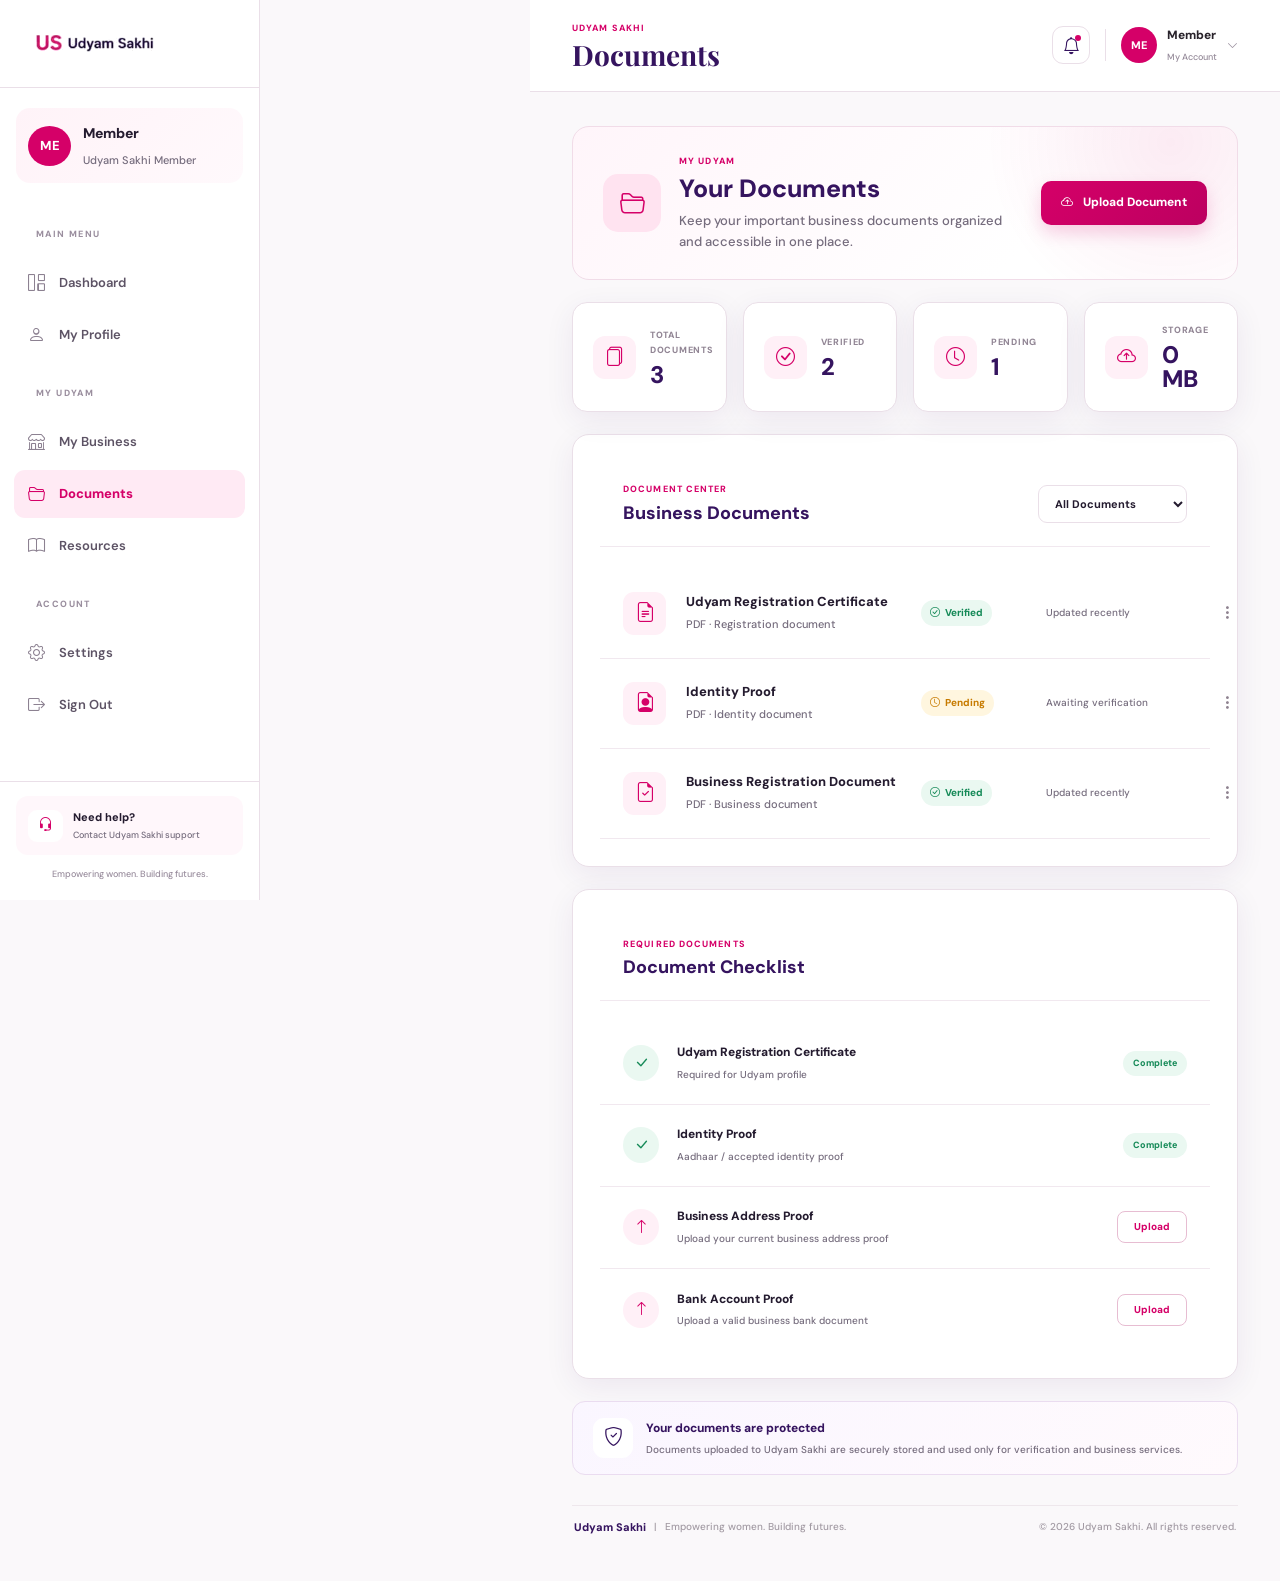
<file: documents.html>
<!DOCTYPE html>
<html lang="en">

<head>

    <meta charset="UTF-8">

    <meta
        name="viewport"
        content="width=device-width, initial-scale=1.0"
    >

    <meta
        name="description"
        content="Documents | Udyam Sakhi"
    >

    <title>Documents | Udyam Sakhi</title>


    <!-- =====================================================
         GOOGLE FONTS
    ====================================================== -->

    <link
        rel="preconnect"
        href="https://fonts.googleapis.com"
    >

    <link
        rel="preconnect"
        href="https://fonts.gstatic.com"
        crossorigin
    >

    <link
        href="https://fonts.googleapis.com/css2?family=DM+Sans:wght@400;500;600;700;800&family=Playfair+Display:wght@600;700&display=swap"
        rel="stylesheet"
    >


    <!-- =====================================================
         BOOTSTRAP ICONS
    ====================================================== -->

    <link
        rel="stylesheet"
        href="https://cdn.jsdelivr.net/npm/bootstrap-icons@1.11.3/font/bootstrap-icons.min.css"
    >


    <!-- =====================================================
         BOOTSTRAP
    ====================================================== -->

    <link
        href="https://cdn.jsdelivr.net/npm/bootstrap@5.3.3/dist/css/bootstrap.min.css"
        rel="stylesheet"
    >


    <!-- =====================================================
         MAIN CSS
    ====================================================== -->

    <link
        rel="stylesheet"
        href="style.css"
    >

</head>


<body class="dashboard-page documents-page">


    <!-- =====================================================
         DASHBOARD WRAPPER
    ====================================================== -->

    <div class="dashboard-wrapper">


        <!-- =================================================
             SIDEBAR
        ================================================== -->

        <aside
            class="dashboard-sidebar"
            id="dashboardSidebar"
        >


            <!-- BRAND -->

            <div class="sidebar-brand">

                <a
                    href="dashboard.html"
                    class="sidebar-logo-link"
                >

                    <img
                        src="images/udyam-sakhi-header-logo.png"
                        alt="Udyam Sakhi"
                        class="sidebar-logo"
                    >

                </a>


                <button
                    type="button"
                    class="sidebar-close-btn"
                    id="sidebarCloseBtn"
                    aria-label="Close menu"
                >

                    <i class="bi bi-x-lg"></i>

                </button>

            </div>


            <!-- MEMBER -->

            <div class="sidebar-member">

                <div
                    class="sidebar-member-avatar"
                    data-member-initials
                >
                    M
                </div>


                <div class="sidebar-member-info">

                    <strong data-member-name>
                        Member
                    </strong>

                    <span>
                        Udyam Sakhi Member
                    </span>

                </div>

            </div>


            <!-- =================================================
                 NAVIGATION
            ================================================== -->

            <nav class="sidebar-navigation">


                <span class="sidebar-nav-label">
                    MAIN MENU
                </span>


                <a
                    href="dashboard.html"
                    class="sidebar-nav-link"
                >

                    <i class="bi bi-grid-1x2"></i>

                    <span>
                        Dashboard
                    </span>

                </a>


                <a
                    href="profile.html"
                    class="sidebar-nav-link"
                >

                    <i class="bi bi-person"></i>

                    <span>
                        My Profile
                    </span>

                </a>


                <span class="sidebar-nav-label sidebar-nav-label-spaced">
                    MY UDYAM
                </span>


                <a
                    href="business.html"
                    class="sidebar-nav-link"
                >

                    <i class="bi bi-shop"></i>

                    <span>
                        My Business
                    </span>

                </a>


                <a
                    href="documents.html"
                    class="sidebar-nav-link active"
                >

                    <i class="bi bi-folder2-open"></i>

                    <span>
                        Documents
                    </span>

                </a>


                <a
                    href="#resources"
                    class="sidebar-nav-link"
                >

                    <i class="bi bi-book"></i>

                    <span>
                        Resources
                    </span>

                </a>


                <span class="sidebar-nav-label sidebar-nav-label-spaced">
                    ACCOUNT
                </span>


                <a
                    href="#settings"
                    class="sidebar-nav-link"
                >

                    <i class="bi bi-gear"></i>

                    <span>
                        Settings
                    </span>

                </a>


                <button
                    type="button"
                    class="sidebar-nav-link sidebar-logout"
                    id="logoutButton"
                >

                    <i class="bi bi-box-arrow-right"></i>

                    <span>
                        Sign Out
                    </span>

                </button>

            </nav>


            <!-- =================================================
                 SIDEBAR BOTTOM
            ================================================== -->

            <div class="sidebar-bottom">

                <div class="sidebar-support-card">

                    <div class="sidebar-support-icon">

                        <i class="bi bi-headset"></i>

                    </div>


                    <div>

                        <strong>
                            Need help?
                        </strong>

                        <span>
                            Contact Udyam Sakhi support
                        </span>

                    </div>

                </div>


                <p class="sidebar-tagline">
                    Empowering women. Building futures.
                </p>

            </div>

        </aside>


        <!-- =================================================
             SIDEBAR OVERLAY
        ================================================== -->

        <div
            class="sidebar-overlay"
            id="sidebarOverlay"
        ></div>


        <!-- =================================================
             MAIN CONTENT
        ================================================== -->

        <main class="dashboard-main">


            <!-- =================================================
                 HEADER
            ================================================== -->

            <header class="dashboard-header">


                <div class="dashboard-header-left">


                    <button
                        type="button"
                        class="dashboard-menu-btn"
                        id="dashboardMenuBtn"
                        aria-label="Open menu"
                    >

                        <i class="bi bi-list"></i>

                    </button>


                    <div>

                        <span class="dashboard-header-label">
                            UDYAM SAKHI
                        </span>

                        <h1>
                            Documents
                        </h1>

                    </div>

                </div>


                <!-- HEADER RIGHT -->

                <div class="dashboard-header-right">


                    <button
                        type="button"
                        class="dashboard-notification-btn"
                        aria-label="Notifications"
                    >

                        <i class="bi bi-bell"></i>

                        <span class="notification-dot"></span>

                    </button>


                    <div class="dashboard-header-divider"></div>


                    <a
                        href="profile.html"
                        class="dashboard-header-profile"
                    >

                        <div
                            class="dashboard-header-avatar"
                            data-member-initials
                        >
                            M
                        </div>


                        <div class="dashboard-header-profile-text">

                            <strong data-member-name>
                                Member
                            </strong>

                            <span>
                                My Account
                            </span>

                        </div>


                        <i class="bi bi-chevron-down"></i>

                    </a>

                </div>

            </header>


            <!-- =================================================
                 DASHBOARD CONTENT
            ================================================== -->

            <section class="dashboard-content">


                <!-- =================================================
                     DOCUMENT HERO
                ================================================== -->

                <div class="documents-hero-card">


                    <div class="documents-hero-main">


                        <div class="documents-hero-icon">

                            <i class="bi bi-folder2-open"></i>

                        </div>


                        <div>

                            <span class="dashboard-card-label">
                                MY UDYAM
                            </span>

                            <h2>
                                Your Documents
                            </h2>

                            <p>
                                Keep your important business documents
                                organized and accessible in one place.
                            </p>

                        </div>

                    </div>


                    <button
                        type="button"
                        class="documents-upload-btn"
                        id="uploadDocumentButton"
                    >

                        <i class="bi bi-cloud-arrow-up"></i>

                        Upload Document

                    </button>

                </div>


                <!-- =================================================
                     DOCUMENT SUMMARY
                ================================================== -->

                <div class="documents-summary-grid">


                    <!-- TOTAL -->

                    <div class="documents-summary-card">

                        <div class="documents-summary-icon">

                            <i class="bi bi-files"></i>

                        </div>


                        <div>

                            <span>
                                TOTAL DOCUMENTS
                            </span>

                            <strong id="totalDocuments">
                                0
                            </strong>

                        </div>

                    </div>


                    <!-- VERIFIED -->

                    <div class="documents-summary-card">

                        <div class="documents-summary-icon">

                            <i class="bi bi-check-circle"></i>

                        </div>


                        <div>

                            <span>
                                VERIFIED
                            </span>

                            <strong id="verifiedDocuments">
                                0
                            </strong>

                        </div>

                    </div>


                    <!-- PENDING -->

                    <div class="documents-summary-card">

                        <div class="documents-summary-icon">

                            <i class="bi bi-clock"></i>

                        </div>


                        <div>

                            <span>
                                PENDING
                            </span>

                            <strong id="pendingDocuments">
                                0
                            </strong>

                        </div>

                    </div>


                    <!-- STORAGE -->

                    <div class="documents-summary-card">

                        <div class="documents-summary-icon">

                            <i class="bi bi-cloud-arrow-up"></i>

                        </div>


                        <div>

                            <span>
                                STORAGE
                            </span>

                            <strong>
                                0 MB
                            </strong>

                        </div>

                    </div>

                </div>


                <!-- =================================================
                     BUSINESS DOCUMENTS
                ================================================== -->

                <div class="dashboard-card documents-list-card">


                    <div class="dashboard-card-header">


                        <div>

                            <span class="dashboard-card-label">
                                DOCUMENT CENTER
                            </span>

                            <h3>
                                Business Documents
                            </h3>

                        </div>


                        <div class="documents-filter-wrapper">


                            <!-- ACCESSIBLE LABEL -->

                            <label
                                for="documentFilter"
                                class="visually-hidden"
                            >
                                Filter documents
                            </label>


                            <select
                                id="documentFilter"
                                class="documents-filter"
                            >

                                <option value="all">
                                    All Documents
                                </option>

                                <option value="verified">
                                    Verified
                                </option>

                                <option value="pending">
                                    Pending
                                </option>

                            </select>

                        </div>

                    </div>


                    <!-- =================================================
                         DOCUMENT LIST
                    ================================================== -->

                    <div
                        class="documents-list"
                        id="documentsList"
                    >


                        <!-- DOCUMENT 1 -->

                        <div
                            class="document-row"
                            data-document-status="verified"
                        >


                            <div class="document-file-icon">

                                <i class="bi bi-file-earmark-text"></i>

                            </div>


                            <div class="document-details">

                                <strong>
                                    Udyam Registration Certificate
                                </strong>

                                <span>
                                    PDF · Registration document
                                </span>

                            </div>


                            <div class="document-status verified">

                                <i class="bi bi-check-circle"></i>

                                Verified

                            </div>


                            <div class="document-date">

                                Updated recently

                            </div>


                            <button
                                type="button"
                                class="document-action-btn"
                                data-document-action="view"
                                aria-label="Document options"
                            >

                                <i class="bi bi-three-dots-vertical"></i>

                            </button>

                        </div>


                        <!-- DOCUMENT 2 -->

                        <div
                            class="document-row"
                            data-document-status="pending"
                        >


                            <div class="document-file-icon">

                                <i class="bi bi-file-earmark-person"></i>

                            </div>


                            <div class="document-details">

                                <strong>
                                    Identity Proof
                                </strong>

                                <span>
                                    PDF · Identity document
                                </span>

                            </div>


                            <div class="document-status pending">

                                <i class="bi bi-clock"></i>

                                Pending

                            </div>


                            <div class="document-date">

                                Awaiting verification

                            </div>


                            <button
                                type="button"
                                class="document-action-btn"
                                data-document-action="view"
                                aria-label="Document options"
                            >

                                <i class="bi bi-three-dots-vertical"></i>

                            </button>

                        </div>


                        <!-- DOCUMENT 3 -->

                        <div
                            class="document-row"
                            data-document-status="verified"
                        >


                            <div class="document-file-icon">

                                <i class="bi bi-file-earmark-check"></i>

                            </div>


                            <div class="document-details">

                                <strong>
                                    Business Registration Document
                                </strong>

                                <span>
                                    PDF · Business document
                                </span>

                            </div>


                            <div class="document-status verified">

                                <i class="bi bi-check-circle"></i>

                                Verified

                            </div>


                            <div class="document-date">

                                Updated recently

                            </div>


                            <button
                                type="button"
                                class="document-action-btn"
                                data-document-action="view"
                                aria-label="Document options"
                            >

                                <i class="bi bi-three-dots-vertical"></i>

                            </button>

                        </div>


                        <!-- EMPTY STATE -->

                        <div
                            class="documents-empty-state"
                            id="documentsEmptyState"
                        >

                            <div class="documents-empty-icon">

                                <i class="bi bi-folder2"></i>

                            </div>


                            <strong>
                                No documents found
                            </strong>


                            <span>
                                There are no documents matching
                                your selected filter.
                            </span>

                        </div>

                    </div>

                </div>


                <!-- =================================================
                     DOCUMENT CHECKLIST
                ================================================== -->

                <div class="dashboard-card documents-types-card">


                    <div class="dashboard-card-header">

                        <div>

                            <span class="dashboard-card-label">
                                REQUIRED DOCUMENTS
                            </span>

                            <h3>
                                Document Checklist
                            </h3>

                        </div>

                    </div>


                    <div class="document-checklist">


                        <!-- CHECKLIST 1 -->

                        <div class="document-check-item completed">


                            <div class="document-check-icon">

                                <i class="bi bi-check-lg"></i>

                            </div>


                            <div>

                                <strong>
                                    Udyam Registration Certificate
                                </strong>

                                <span>
                                    Required for Udyam profile
                                </span>

                            </div>


                            <span class="document-check-status">
                                Complete
                            </span>

                        </div>


                        <!-- CHECKLIST 2 -->

                        <div class="document-check-item completed">


                            <div class="document-check-icon">

                                <i class="bi bi-check-lg"></i>

                            </div>


                            <div>

                                <strong>
                                    Identity Proof
                                </strong>

                                <span>
                                    Aadhaar / accepted identity proof
                                </span>

                            </div>


                            <span class="document-check-status">
                                Complete
                            </span>

                        </div>


                        <!-- CHECKLIST 3 -->

                        <div class="document-check-item">


                            <div class="document-check-icon pending">

                                <i class="bi bi-arrow-up"></i>

                            </div>


                            <div>

                                <strong>
                                    Business Address Proof
                                </strong>

                                <span>
                                    Upload your current business address proof
                                </span>

                            </div>


                            <button
                                type="button"
                                class="document-check-upload"
                                data-upload-type="address"
                            >
                                Upload
                            </button>

                        </div>


                        <!-- CHECKLIST 4 -->

                        <div class="document-check-item">


                            <div class="document-check-icon pending">

                                <i class="bi bi-arrow-up"></i>

                            </div>


                            <div>

                                <strong>
                                    Bank Account Proof
                                </strong>

                                <span>
                                    Upload a valid business bank document
                                </span>

                            </div>


                            <button
                                type="button"
                                class="document-check-upload"
                                data-upload-type="bank"
                            >
                                Upload
                            </button>

                        </div>

                    </div>

                </div>


                <!-- =================================================
                     SECURITY NOTE
                ================================================== -->

                <div class="documents-security-note">


                    <div class="documents-security-icon">

                        <i class="bi bi-shield-check"></i>

                    </div>


                    <div>

                        <strong>
                            Your documents are protected
                        </strong>

                        <span>
                            Documents uploaded to Udyam Sakhi are
                            securely stored and used only for
                            verification and business services.
                        </span>

                    </div>

                </div>


                <!-- =================================================
                     FOOTER
                ================================================== -->

                <footer class="dashboard-footer">


                    <div>

                        <strong>
                            Udyam Sakhi
                        </strong>

                        <span>
                            |
                        </span>

                        <span>
                            Empowering women. Building futures.
                        </span>

                    </div>


                    <p>
                        © 2026 Udyam Sakhi. All rights reserved.
                    </p>

                </footer>

            </section>

        </main>

    </div>


    <!-- =====================================================
         FILE INPUT
    ====================================================== -->

    <input
        type="file"
        id="documentFileInput"
        hidden
        accept=".pdf,.jpg,.jpeg,.png,.doc,.docx"
    >


    <!-- =====================================================
         LOGOUT MODAL
    ====================================================== -->

    <div
        class="modal fade"
        id="logoutModal"
        tabindex="-1"
        aria-hidden="true"
    >

        <div class="modal-dialog modal-dialog-centered">

            <div class="modal-content logout-modal-content">


                <div class="logout-modal-icon">

                    <i class="bi bi-box-arrow-right"></i>

                </div>


                <h3>
                    Sign Out?
                </h3>


                <p>
                    Are you sure you want to sign out
                    of your Udyam Sakhi account?
                </p>


                <div class="logout-modal-actions">


                    <button
                        type="button"
                        class="btn logout-cancel-btn"
                        data-bs-dismiss="modal"
                    >
                        Cancel
                    </button>


                    <button
                        type="button"
                        class="btn logout-confirm-btn"
                        id="confirmLogoutButton"
                    >
                        Sign Out
                    </button>

                </div>

            </div>

        </div>

    </div>


    <!-- =====================================================
         BOOTSTRAP JS
    ====================================================== -->

    <script
        src="https://cdn.jsdelivr.net/npm/bootstrap@5.3.3/dist/js/bootstrap.bundle.min.js"
    ></script>


    <!-- =====================================================
         IMPORTANT
         
         auth.js and dashboard.js are intentionally NOT loaded
         here right now because they are causing the direct
         redirect to login.html.

         We will reconnect authentication after the frontend
         pages are completed.
    ====================================================== -->


    <!-- DOCUMENTS JAVASCRIPT -->

    <script src="documents.js"></script>


</body>

</html>
</file>
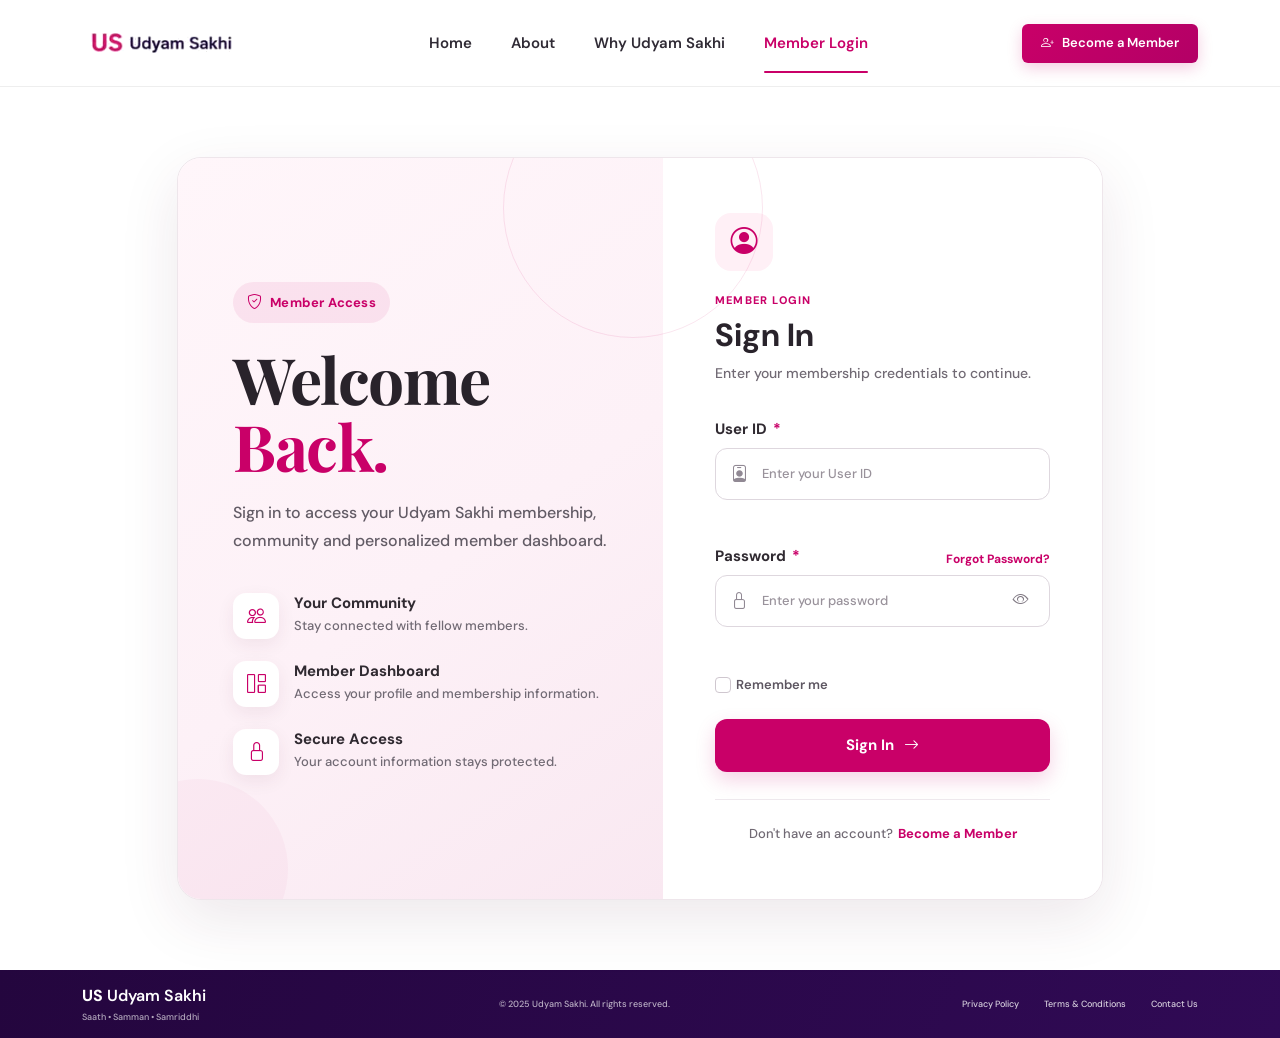
<file: login.html>
<!DOCTYPE html>
<html lang="en">

<head>

    <meta charset="UTF-8">

    <meta name="viewport" content="width=device-width, initial-scale=1.0">

    <meta name="description"
        content="Member Login - Udyam Sakhi">

    <meta name="theme-color" content="#c90068">

    <title>Member Login | Udyam Sakhi</title>


    <!-- Bootstrap -->
    <link
        href="https://cdn.jsdelivr.net/npm/bootstrap@5.3.8/dist/css/bootstrap.min.css"
        rel="stylesheet">


    <!-- Bootstrap Icons -->
    <link
        rel="stylesheet"
        href="https://cdn.jsdelivr.net/npm/bootstrap-icons@1.13.1/font/bootstrap-icons.min.css">


    <!-- Google Fonts -->
    <link
        href="https://fonts.googleapis.com/css2?family=DM+Sans:wght@400;500;600;700&family=Playfair+Display:wght@600;700&display=swap"
        rel="stylesheet">


    <!-- Main CSS -->
    <link
        rel="stylesheet"
        href="style.css">

</head>


<body class="auth-page">


    <!-- =====================================================
         HEADER
    ====================================================== -->

    <header class="site-header">

        <nav class="navbar navbar-expand-lg navbar-light">

            <div class="container">


                <!-- Logo -->

                <a
                    class="navbar-brand"
                    href="index.html">

                    <img
                        src="images/udyam-sakhi-header-logo.png"
                        alt="Udyam Sakhi"
                        class="header-logo">

                </a>



                <!-- Mobile Menu -->

                <button
                    class="navbar-toggler"
                    type="button"
                    data-bs-toggle="collapse"
                    data-bs-target="#loginNavbar"
                    aria-controls="loginNavbar"
                    aria-expanded="false"
                    aria-label="Toggle navigation">

                    <span class="navbar-toggler-icon"></span>

                </button>



                <!-- Navigation -->

                <div
                    class="collapse navbar-collapse"
                    id="loginNavbar">


                    <ul
                        class="navbar-nav mx-auto mb-2 mb-lg-0">


                        <li class="nav-item">

                            <a
                                class="nav-link"
                                href="index.html">

                                Home

                            </a>

                        </li>


                        <li class="nav-item">

                            <a
                                class="nav-link"
                                href="index.html#about">

                                About

                            </a>

                        </li>


                        <li class="nav-item">

                            <a
                                class="nav-link"
                                href="index.html#why-udyam-sakhi">

                                Why Udyam Sakhi

                            </a>

                        </li>


                        <li class="nav-item">

                            <a
                                class="nav-link active"
                                href="login.html">

                                Member Login

                            </a>

                        </li>

                    </ul>



                    <!-- Register -->

                    <a
                        href="register.html"
                        class="btn btn-navbar">

                        <i class="bi bi-person-plus"></i>

                        Become a Member

                    </a>

                </div>

            </div>

        </nav>

    </header>



    <!-- =====================================================
         LOGIN MAIN
    ====================================================== -->

    <main class="login-main">

        <div class="container">

            <div class="row justify-content-center">

                <div class="col-xl-10 col-lg-10 col-md-11">


                    <div class="login-layout">


                        <!-- =================================================
                             LEFT SIDE
                        ================================================== -->

                        <div class="login-info">


                            <div class="login-info-content">


                                <div class="auth-badge">

                                    <i class="bi bi-shield-check"></i>

                                    Member Access

                                </div>


                                <h1>

                                    Welcome
                                    <span>Back.</span>

                                </h1>


                                <p>

                                    Sign in to access your Udyam Sakhi
                                    membership, community and personalized
                                    member dashboard.

                                </p>



                                <!-- Benefits -->

                                <div class="login-benefits">


                                    <div class="login-benefit">

                                        <div class="login-benefit-icon">

                                            <i class="bi bi-people"></i>

                                        </div>

                                        <div>

                                            <h3>
                                                Your Community
                                            </h3>

                                            <p>
                                                Stay connected with fellow
                                                members.
                                            </p>

                                        </div>

                                    </div>



                                    <div class="login-benefit">

                                        <div class="login-benefit-icon">

                                            <i class="bi bi-grid-1x2"></i>

                                        </div>

                                        <div>

                                            <h3>
                                                Member Dashboard
                                            </h3>

                                            <p>
                                                Access your profile and
                                                membership information.
                                            </p>

                                        </div>

                                    </div>



                                    <div class="login-benefit">

                                        <div class="login-benefit-icon">

                                            <i class="bi bi-lock"></i>

                                        </div>

                                        <div>

                                            <h3>
                                                Secure Access
                                            </h3>

                                            <p>
                                                Your account information
                                                stays protected.
                                            </p>

                                        </div>

                                    </div>


                                </div>


                            </div>

                        </div>



                        <!-- =================================================
                             RIGHT LOGIN CARD
                        ================================================== -->

                        <div class="login-card">


                            <!-- Login Header -->

                            <div class="login-card-header">


                                <div class="login-icon">

                                    <i class="bi bi-person-circle"></i>

                                </div>


                                <span class="section-label">

                                    MEMBER LOGIN

                                </span>


                                <h2>

                                    Sign In

                                </h2>


                                <p>

                                    Enter your membership credentials
                                    to continue.

                                </p>


                            </div>



                            <!-- =================================================
                                 LOGIN FORM
                            ================================================== -->

                            <form
                                id="loginForm"
                                novalidate>


                                <!-- User ID -->

                                <div class="login-form-group">

                                    <label
                                        for="userId"
                                        class="form-label">

                                        User ID

                                        <span class="required-mark">
                                            *
                                        </span>

                                    </label>


                                    <div class="input-wrapper">

                                        <i class="bi bi-person-badge"></i>

                                        <input
                                            type="text"
                                            class="form-control"
                                            id="userId"
                                            name="userId"
                                            placeholder="Enter your User ID"
                                            autocomplete="username"
                                            required>

                                    </div>


                                    <div
                                        class="field-error"
                                        id="userIdError">

                                    </div>

                                </div>



                                <!-- Password -->

                                <div class="login-form-group">

                                    <div class="password-label-row">

                                        <label
                                            for="loginPassword"
                                            class="form-label">

                                            Password

                                            <span class="required-mark">
                                                *
                                            </span>

                                        </label>


                                        <a
                                            href="#"
                                            id="forgotPasswordLink">

                                            Forgot Password?

                                        </a>

                                    </div>


                                    <div class="input-wrapper">

                                        <i class="bi bi-lock"></i>

                                        <input
                                            type="password"
                                            class="form-control"
                                            id="loginPassword"
                                            name="password"
                                            placeholder="Enter your password"
                                            autocomplete="current-password"
                                            required>


                                        <button
                                            type="button"
                                            class="password-toggle"
                                            data-target="loginPassword"
                                            aria-label="Show password">

                                            <i class="bi bi-eye"></i>

                                        </button>

                                    </div>


                                    <div
                                        class="field-error"
                                        id="loginPasswordError">

                                    </div>

                                </div>



                                <!-- Remember Me -->

                                <div class="login-options">

                                    <div class="form-check">

                                        <input
                                            class="form-check-input"
                                            type="checkbox"
                                            id="rememberMe">


                                        <label
                                            class="form-check-label"
                                            for="rememberMe">

                                            Remember me

                                        </label>

                                    </div>

                                </div>



                                <!-- Error -->

                                <div
                                    id="loginAlert"
                                    class="alert d-none"
                                    role="alert">

                                </div>



                                <!-- Submit -->

                                <button
                                    type="submit"
                                    class="btn btn-login-submit"
                                    id="loginButton">


                                    <span id="loginButtonText">

                                        Sign In

                                    </span>


                                    <span
                                        id="loginButtonLoader"
                                        class="d-none">

                                        <span
                                            class="spinner-border spinner-border-sm"
                                            role="status"
                                            aria-hidden="true">
                                        </span>

                                        Signing In...

                                    </span>


                                    <i
                                        class="bi bi-arrow-right"
                                        id="loginButtonIcon">
                                    </i>

                                </button>


                            </form>



                            <!-- Register -->

                            <div class="login-register">

                                <span>

                                    Don't have an account?

                                </span>


                                <a href="register.html">

                                    Become a Member

                                </a>

                            </div>


                        </div>

                    </div>

                </div>

            </div>

        </div>

    </main>



    <!-- =====================================================
         FOOTER
    ====================================================== -->

    <footer class="site-footer">

        <div class="container">

            <div class="footer-content">


                <div class="footer-brand">

                    <div class="footer-logo-text">

                        US

                        <span>
                            Udyam Sakhi
                        </span>

                    </div>


                    <p>
                        Saath • Samman • Samriddhi
                    </p>

                </div>



                <div class="footer-copyright">

                    <p>

                        © 2025 Udyam Sakhi.
                        All rights reserved.

                    </p>

                </div>



                <div class="footer-links">

                    <a href="#">
                        Privacy Policy
                    </a>


                    <a href="#">
                        Terms &amp; Conditions
                    </a>


                    <a href="#">
                        Contact Us
                    </a>

                </div>


            </div>

        </div>

    </footer>



    <!-- =====================================================
         BOOTSTRAP JS
    ====================================================== -->

    <script
        src="https://cdn.jsdelivr.net/npm/bootstrap@5.3.8/dist/js/bootstrap.bundle.min.js">
    </script>


    <!-- Login JavaScript -->

    <script src="login.js"></script>

</body>

</html>
</file>
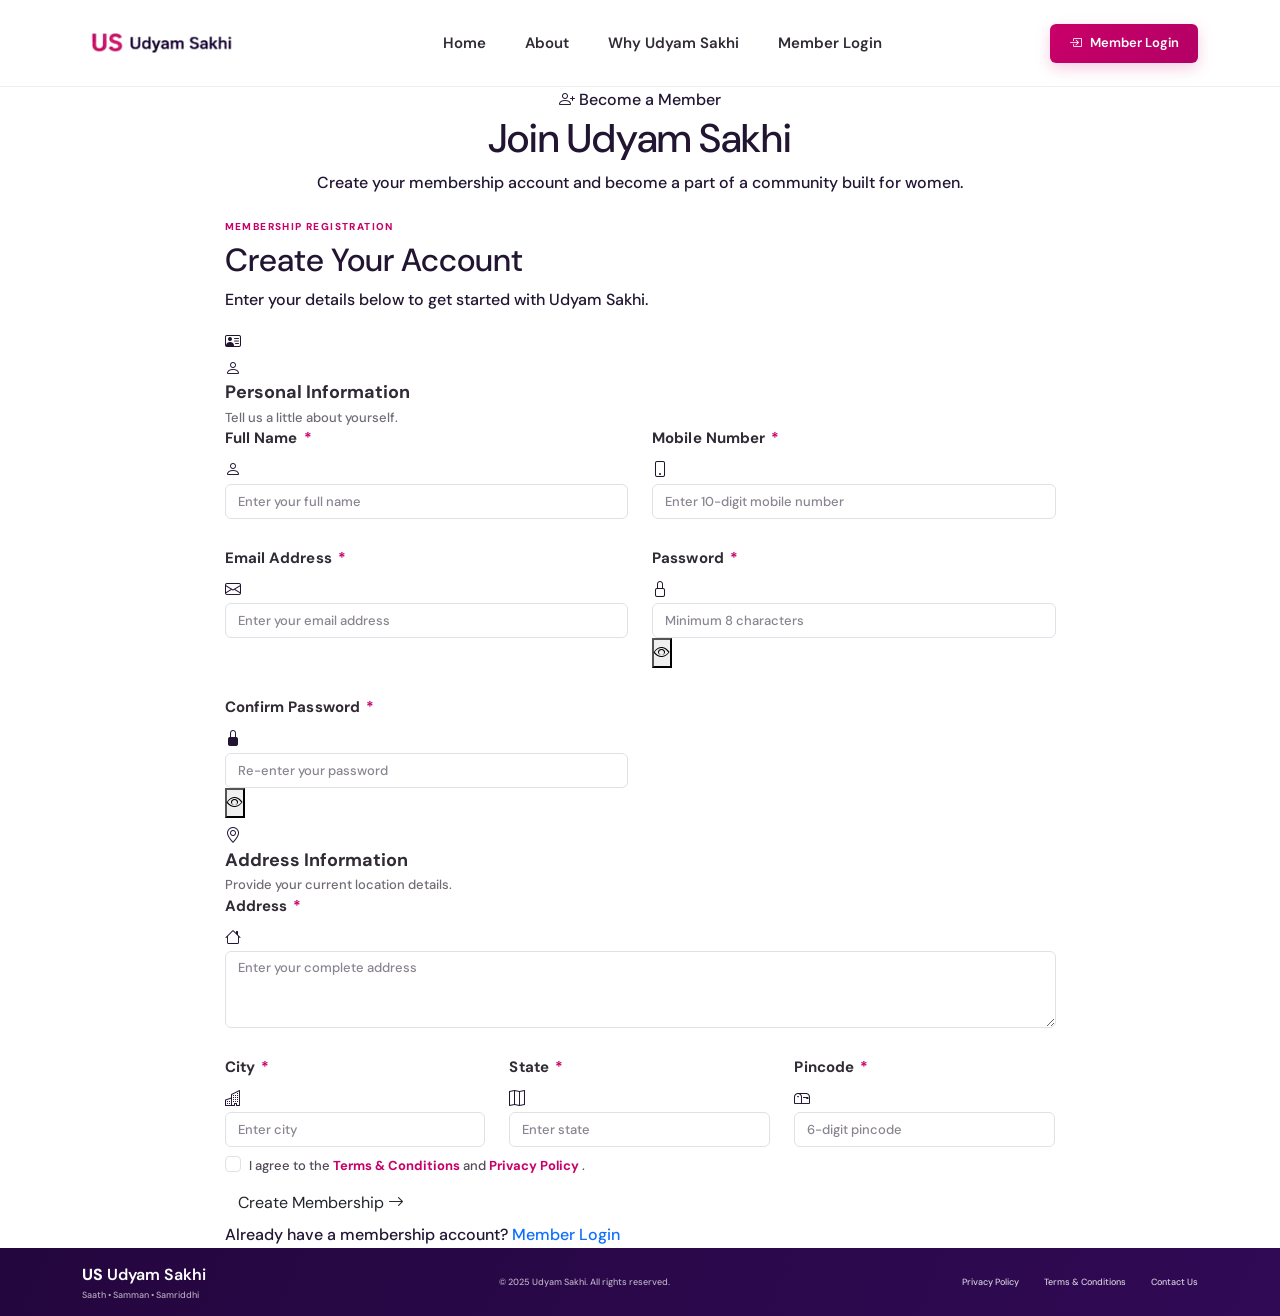
<file: register.html>
<!DOCTYPE html>
<html lang="en">

<head>

    <meta charset="UTF-8">

    <meta name="viewport" content="width=device-width, initial-scale=1.0">

    <meta name="description"
        content="Register with Udyam Sakhi and become a part of a growing community of women.">

    <meta name="theme-color" content="#c90068">

    <title>Become a Member | Udyam Sakhi</title>


    <!-- Bootstrap 5 -->
    <link
        href="https://cdn.jsdelivr.net/npm/bootstrap@5.3.8/dist/css/bootstrap.min.css"
        rel="stylesheet">


    <!-- Bootstrap Icons -->
    <link
        rel="stylesheet"
        href="https://cdn.jsdelivr.net/npm/bootstrap-icons@1.13.1/font/bootstrap-icons.min.css">


    <!-- Google Fonts -->
    <link
        href="https://fonts.googleapis.com/css2?family=DM+Sans:wght@400;500;600;700&family=Playfair+Display:wght@600;700&display=swap"
        rel="stylesheet">


    <!-- Main CSS -->
    <link rel="stylesheet" href="style.css">

</head>


<body class="auth-page">


    <!-- =====================================================
         HEADER
    ====================================================== -->

    <header class="site-header">

        <nav class="navbar navbar-expand-lg navbar-light">

            <div class="container">

                <!-- Logo -->

                <a
                    class="navbar-brand"
                    href="index.html">

                    <img
                        src="images/udyam-sakhi-header-logo.png"
                        alt="Udyam Sakhi"
                        class="header-logo">

                </a>


                <!-- Mobile Menu -->

                <button
                    class="navbar-toggler"
                    type="button"
                    data-bs-toggle="collapse"
                    data-bs-target="#registerNavbar"
                    aria-controls="registerNavbar"
                    aria-expanded="false"
                    aria-label="Toggle navigation">

                    <span class="navbar-toggler-icon"></span>

                </button>


                <!-- Navigation -->

                <div
                    class="collapse navbar-collapse"
                    id="registerNavbar">

                    <ul class="navbar-nav mx-auto mb-2 mb-lg-0">

                        <li class="nav-item">

                            <a
                                class="nav-link"
                                href="index.html">

                                Home

                            </a>

                        </li>


                        <li class="nav-item">

                            <a
                                class="nav-link"
                                href="index.html#about">

                                About

                            </a>

                        </li>


                        <li class="nav-item">

                            <a
                                class="nav-link"
                                href="index.html#why-udyam-sakhi">

                                Why Udyam Sakhi

                            </a>

                        </li>


                        <li class="nav-item">

                            <a
                                class="nav-link"
                                href="login.html">

                                Member Login

                            </a>

                        </li>

                    </ul>


                    <!-- Login Button -->

                    <a
                        href="login.html"
                        class="btn btn-navbar">

                        <i class="bi bi-box-arrow-in-right"></i>

                        Member Login

                    </a>

                </div>

            </div>

        </nav>

    </header>



    <!-- =====================================================
         REGISTRATION MAIN SECTION
    ====================================================== -->

    <main class="register-main">

        <div class="container">

            <div class="row justify-content-center">

                <div class="col-xl-9 col-lg-10 col-md-11">


                    <!-- =================================================
                         PAGE INTRO
                    ================================================== -->

                    <div class="auth-intro text-center">

                        <div class="auth-badge">

                            <i class="bi bi-person-plus"></i>

                            Become a Member

                        </div>


                        <h1>
                            Join Udyam Sakhi
                        </h1>


                        <p>
                            Create your membership account and become
                            a part of a community built for women.
                        </p>

                    </div>



                    <!-- =================================================
                         REGISTRATION CARD
                    ================================================== -->

                    <div class="register-card">


                        <!-- Card Header -->

                        <div class="register-card-header">

                            <div>

                                <span class="section-label">
                                    MEMBERSHIP REGISTRATION
                                </span>

                                <h2>
                                    Create Your Account
                                </h2>

                                <p>
                                    Enter your details below to get
                                    started with Udyam Sakhi.
                                </p>

                            </div>


                            <div class="register-header-icon">

                                <i class="bi bi-person-vcard"></i>

                            </div>

                        </div>



                        <!-- =================================================
                             SUCCESS MESSAGE
                        ================================================== -->

                        <div
                            id="registrationSuccess"
                            class="registration-success d-none">

                            <div class="success-icon">

                                <i class="bi bi-check-circle-fill"></i>

                            </div>


                            <div>

                                <h3>
                                    Registration Successful!
                                </h3>

                                <p>
                                    Your Udyam Sakhi membership has
                                    been created successfully.
                                </p>


                                <div class="generated-user-id">

                                    <span>
                                        Your User ID
                                    </span>

                                    <strong id="generatedUserId">
                                        USR100001
                                    </strong>

                                </div>


                                <a
                                    href="login.html"
                                    class="btn btn-primary-main">

                                    Go to Login

                                    <i class="bi bi-arrow-right"></i>

                                </a>

                            </div>

                        </div>



                        <!-- =================================================
                             REGISTRATION FORM
                        ================================================== -->

                        <form
                            id="registrationForm"
                            novalidate>


                            <!-- =============================================
                                 PERSONAL INFORMATION
                            ============================================== -->

                            <div class="form-section">

                                <div class="form-section-title">

                                    <div class="form-section-icon">

                                        <i class="bi bi-person"></i>

                                    </div>

                                    <div>

                                        <h3>
                                            Personal Information
                                        </h3>

                                        <p>
                                            Tell us a little about yourself.
                                        </p>

                                    </div>

                                </div>



                                <div class="row g-4">


                                    <!-- Full Name -->

                                    <div class="col-md-6">

                                        <label
                                            for="fullName"
                                            class="form-label">

                                            Full Name

                                            <span class="required-mark">
                                                *
                                            </span>

                                        </label>


                                        <div class="input-wrapper">

                                            <i class="bi bi-person"></i>

                                            <input
                                                type="text"
                                                class="form-control"
                                                id="fullName"
                                                name="fullName"
                                                placeholder="Enter your full name"
                                                autocomplete="name"
                                                required>

                                        </div>


                                        <div
                                            class="field-error"
                                            id="fullNameError">

                                        </div>

                                    </div>



                                    <!-- Mobile -->

                                    <div class="col-md-6">

                                        <label
                                            for="mobile"
                                            class="form-label">

                                            Mobile Number

                                            <span class="required-mark">
                                                *
                                            </span>

                                        </label>


                                        <div class="input-wrapper">

                                            <i class="bi bi-phone"></i>

                                            <input
                                                type="tel"
                                                class="form-control"
                                                id="mobile"
                                                name="mobile"
                                                placeholder="Enter 10-digit mobile number"
                                                maxlength="10"
                                                inputmode="numeric"
                                                autocomplete="tel"
                                                required>

                                        </div>


                                        <div
                                            class="field-error"
                                            id="mobileError">

                                        </div>

                                    </div>



                                    <!-- Email -->

                                    <div class="col-md-6">

                                        <label
                                            for="email"
                                            class="form-label">

                                            Email Address

                                            <span class="required-mark">
                                                *
                                            </span>

                                        </label>


                                        <div class="input-wrapper">

                                            <i class="bi bi-envelope"></i>

                                            <input
                                                type="email"
                                                class="form-control"
                                                id="email"
                                                name="email"
                                                placeholder="Enter your email address"
                                                autocomplete="email"
                                                required>

                                        </div>


                                        <div
                                            class="field-error"
                                            id="emailError">

                                        </div>

                                    </div>



                                    <!-- Password -->

                                    <div class="col-md-6">

                                        <label
                                            for="password"
                                            class="form-label">

                                            Password

                                            <span class="required-mark">
                                                *
                                            </span>

                                        </label>


                                        <div class="input-wrapper">

                                            <i class="bi bi-lock"></i>

                                            <input
                                                type="password"
                                                class="form-control"
                                                id="password"
                                                name="password"
                                                placeholder="Minimum 8 characters"
                                                autocomplete="new-password"
                                                required>


                                            <button
                                                type="button"
                                                class="password-toggle"
                                                data-target="password"
                                                aria-label="Show password">

                                                <i class="bi bi-eye"></i>

                                            </button>

                                        </div>


                                        <div
                                            class="field-error"
                                            id="passwordError">

                                        </div>

                                    </div>



                                    <!-- Confirm Password -->

                                    <div class="col-md-6">

                                        <label
                                            for="confirmPassword"
                                            class="form-label">

                                            Confirm Password

                                            <span class="required-mark">
                                                *
                                            </span>

                                        </label>


                                        <div class="input-wrapper">

                                            <i class="bi bi-lock-fill"></i>

                                            <input
                                                type="password"
                                                class="form-control"
                                                id="confirmPassword"
                                                name="confirmPassword"
                                                placeholder="Re-enter your password"
                                                autocomplete="new-password"
                                                required>


                                            <button
                                                type="button"
                                                class="password-toggle"
                                                data-target="confirmPassword"
                                                aria-label="Show password">

                                                <i class="bi bi-eye"></i>

                                            </button>

                                        </div>


                                        <div
                                            class="field-error"
                                            id="confirmPasswordError">

                                        </div>

                                    </div>

                                </div>

                            </div>



                            <!-- =============================================
                                 ADDRESS INFORMATION
                            ============================================== -->

                            <div class="form-section">


                                <div class="form-section-title">

                                    <div class="form-section-icon">

                                        <i class="bi bi-geo-alt"></i>

                                    </div>

                                    <div>

                                        <h3>
                                            Address Information
                                        </h3>

                                        <p>
                                            Provide your current location details.
                                        </p>

                                    </div>

                                </div>



                                <div class="row g-4">


                                    <!-- Address -->

                                    <div class="col-12">

                                        <label
                                            for="address"
                                            class="form-label">

                                            Address

                                            <span class="required-mark">
                                                *
                                            </span>

                                        </label>


                                        <div class="input-wrapper textarea-wrapper">

                                            <i class="bi bi-house"></i>

                                            <textarea
                                                class="form-control"
                                                id="address"
                                                name="address"
                                                rows="3"
                                                placeholder="Enter your complete address"
                                                required></textarea>

                                        </div>


                                        <div
                                            class="field-error"
                                            id="addressError">

                                        </div>

                                    </div>



                                    <!-- City -->

                                    <div class="col-md-4">

                                        <label
                                            for="city"
                                            class="form-label">

                                            City

                                            <span class="required-mark">
                                                *
                                            </span>

                                        </label>


                                        <div class="input-wrapper">

                                            <i class="bi bi-buildings"></i>

                                            <input
                                                type="text"
                                                class="form-control"
                                                id="city"
                                                name="city"
                                                placeholder="Enter city"
                                                autocomplete="address-level2"
                                                required>

                                        </div>


                                        <div
                                            class="field-error"
                                            id="cityError">

                                        </div>

                                    </div>



                                    <!-- State -->

                                    <div class="col-md-4">

                                        <label
                                            for="state"
                                            class="form-label">

                                            State

                                            <span class="required-mark">
                                                *
                                            </span>

                                        </label>


                                        <div class="input-wrapper">

                                            <i class="bi bi-map"></i>

                                            <input
                                                type="text"
                                                class="form-control"
                                                id="state"
                                                name="state"
                                                placeholder="Enter state"
                                                autocomplete="address-level1"
                                                required>

                                        </div>


                                        <div
                                            class="field-error"
                                            id="stateError">

                                        </div>

                                    </div>



                                    <!-- Pincode -->

                                    <div class="col-md-4">

                                        <label
                                            for="pincode"
                                            class="form-label">

                                            Pincode

                                            <span class="required-mark">
                                                *
                                            </span>

                                        </label>


                                        <div class="input-wrapper">

                                            <i class="bi bi-mailbox"></i>

                                            <input
                                                type="text"
                                                class="form-control"
                                                id="pincode"
                                                name="pincode"
                                                placeholder="6-digit pincode"
                                                maxlength="6"
                                                inputmode="numeric"
                                                autocomplete="postal-code"
                                                required>

                                        </div>


                                        <div
                                            class="field-error"
                                            id="pincodeError">

                                        </div>

                                    </div>

                                </div>

                            </div>



                            <!-- =================================================
                                 TERMS
                            ================================================== -->

                            <div class="registration-terms">

                                <div class="form-check">

                                    <input
                                        class="form-check-input"
                                        type="checkbox"
                                        id="termsCheckbox"
                                        required>

                                    <label
                                        class="form-check-label"
                                        for="termsCheckbox">

                                        I agree to the
                                        <a href="#">
                                            Terms &amp; Conditions
                                        </a>
                                        and
                                        <a href="#">
                                            Privacy Policy
                                        </a>.

                                    </label>

                                </div>


                                <div
                                    class="field-error"
                                    id="termsError">

                                </div>

                            </div>



                            <!-- =================================================
                                 FORM ALERT
                            ================================================== -->

                            <div
                                id="formAlert"
                                class="alert d-none"
                                role="alert">

                            </div>



                            <!-- =================================================
                                 SUBMIT
                            ================================================== -->

                            <div class="registration-submit">

                                <button
                                    type="submit"
                                    id="registerButton"
                                    class="btn btn-register-submit">

                                    <span
                                        id="registerButtonText">

                                        Create Membership

                                    </span>


                                    <span
                                        id="registerButtonLoader"
                                        class="d-none">

                                        <span
                                            class="spinner-border spinner-border-sm"
                                            role="status"
                                            aria-hidden="true">
                                        </span>

                                        Creating Account...

                                    </span>


                                    <i
                                        class="bi bi-arrow-right"
                                        id="registerButtonIcon">
                                    </i>

                                </button>

                            </div>



                            <!-- Login -->

                            <div class="already-member">

                                <span>
                                    Already have a membership account?
                                </span>

                                <a href="login.html">
                                    Member Login
                                </a>

                            </div>


                        </form>

                    </div>

                </div>

            </div>

        </div>

    </main>



    <!-- =====================================================
         FOOTER
    ====================================================== -->

    <footer class="site-footer">

        <div class="container">

            <div class="footer-content">


                <!-- Brand -->

                <div class="footer-brand">

                    <div class="footer-logo-text">

                        US
                        <span>
                            Udyam Sakhi
                        </span>

                    </div>

                    <p>
                        Saath • Samman • Samriddhi
                    </p>

                </div>


                <!-- Copyright -->

                <div class="footer-copyright">

                    <p>
                        © 2025 Udyam Sakhi.
                        All rights reserved.
                    </p>

                </div>


                <!-- Links -->

                <div class="footer-links">

                    <a href="#">
                        Privacy Policy
                    </a>

                    <a href="#">
                        Terms &amp; Conditions
                    </a>

                    <a href="#">
                        Contact Us
                    </a>

                </div>

            </div>

        </div>

    </footer>



    <!-- =====================================================
         BOOTSTRAP JAVASCRIPT
    ====================================================== -->

    <script
        src="https://cdn.jsdelivr.net/npm/bootstrap@5.3.8/dist/js/bootstrap.bundle.min.js">
    </script>


    <!-- Registration JavaScript -->
    <script src="register.js"></script>

</body>

</html>
</file>
<file: style.css>
/* =========================================================
   UDYAM SAKHI
   MAIN WEBSITE STYLES
========================================================= */


/* =========================================================
   1. ROOT VARIABLES
========================================================= */

:root {

    --primary-pink: #c90068;
    --primary-pink-dark: #a80057;
    --primary-pink-light: #e62b82;

    --deep-purple: #35105f;
    --dark-purple: #25083f;
    --purple: #53127d;

    --soft-pink: #fff4fa;
    --soft-pink-2: #fceaf5;
    --soft-purple: #f8f0fb;

    --text-dark: #211532;
    --text-medium: #62596a;
    --text-light: #817887;

    --white: #ffffff;
    --border-light: #eadfea;

    --shadow-small: 0 4px 18px rgba(62, 20, 79, 0.07);
    --shadow-medium: 0 10px 30px rgba(62, 20, 79, 0.10);
    --shadow-large: 0 18px 45px rgba(62, 20, 79, 0.13);

    --radius-small: 8px;
    --radius-medium: 14px;
    --radius-large: 20px;

    --transition: all 0.3s ease;
}


/* =========================================================
   2. GLOBAL RESET
========================================================= */

* {
    margin: 0;
    padding: 0;
    box-sizing: border-box;
}


html {
    scroll-behavior: smooth;
}


body {
    font-family: "DM Sans", sans-serif;
    color: var(--text-dark);
    background: var(--white);
    overflow-x: hidden;
    line-height: 1.65;
    font-weight: 500;
}


img {
    max-width: 100%;
    display: block;
}


a {
    text-decoration: none;
}


button,
a {
    -webkit-tap-highlight-color: transparent;
}


/* =========================================================
   3. CONTAINER
========================================================= */

.container {
    width: 100%;
}


/* =========================================================
   4. NAVBAR
========================================================= */

.site-header {
    position: relative;
    z-index: 1000;
    background: rgba(255, 255, 255, 0.98);
    border-bottom: 1px solid #eeeeee;
}


.navbar {
    min-height: 66px;
    padding-top: 0.55rem;
    padding-bottom: 0.55rem;
}


.navbar-brand {
    display: flex;
    align-items: center;
    padding: 0;
    margin-right: 20px;
}


.header-logo {
    width: 173px;
    height: auto;
    object-fit: contain;
}


/* Navigation */

.navbar-nav {
    align-items: center;
    gap: 5px;
}


.navbar-nav .nav-link {
    position: relative;
    color: #302b35;
    font-size: 15px;
    font-weight: 600;
    padding: 22px 17px !important;
    transition: var(--transition);
}


.navbar-nav .nav-link:hover {
    color: var(--primary-pink);
}


.navbar-nav .nav-link.active {
    color: var(--primary-pink);
    font-weight: 600;
}


.navbar-nav .nav-link.active::after {
    content: "";
    position: absolute;
    bottom: 5px;
    left: 17px;
    right: 17px;
    height: 2px;
    background: var(--primary-pink);
    border-radius: 10px;
}


/* Navbar button */

.btn-navbar {
    display: inline-flex;
    align-items: center;
    justify-content: center;
    gap: 8px;

    min-height: 39px;
    padding: 0 19px;

    border: none;
    border-radius: 6px;

    color: var(--white);
    background: linear-gradient(
        135deg,
        var(--primary-pink),
        #b30066
    );

    font-size: 13px;
    font-weight: 600;

    box-shadow: 0 5px 15px rgba(201, 0, 104, 0.20);

    transition: var(--transition);
}


.btn-navbar:hover {
    color: var(--white);
    background: linear-gradient(
        135deg,
        var(--primary-pink-dark),
        #8f004d
    );

    transform: translateY(-2px);

    box-shadow: 0 8px 20px rgba(201, 0, 104, 0.27);
}


/* Navbar toggler */

.navbar-toggler {
    border: 1px solid #e5d9e6;
    padding: 7px 9px;
    border-radius: 7px;
}


.navbar-toggler:focus {
    box-shadow: 0 0 0 3px rgba(201, 0, 104, 0.10);
}


/* =========================================================
   5. HERO SECTION
========================================================= */

.hero-section {
    position: relative;
    min-height: 430px;

    display: flex;
    align-items: center;

    overflow: hidden;

    background:
        radial-gradient(
            circle at 85% 15%,
            rgba(236, 94, 168, 0.08),
            transparent 31%
        ),
        linear-gradient(
            100deg,
            #fff7fb 0%,
            #fffafd 50%,
            #fdf2fb 100%
        );

    padding: 38px 0 34px;
}


/* Decorative pattern */

.hero-pattern {
    position: absolute;
    top: 0;
    right: 0;

    width: 42%;
    height: 100%;

    opacity: 0.40;

    background-image:
        radial-gradient(
            rgba(201, 0, 104, 0.12) 1px,
            transparent 1px
        );

    background-size: 9px 9px;

    mask-image: linear-gradient(
        90deg,
        transparent,
        black
    );

    -webkit-mask-image: linear-gradient(
        90deg,
        transparent,
        black
    );
}


/* Hero content */

.hero-content {
    position: relative;
    z-index: 2;
}


/* Small hero badge */

.hero-badge {
    display: inline-flex;
    align-items: center;
    gap: 8px;

    margin-bottom: 16px;

    padding: 5px 12px 5px 7px;

    border: 1px solid #f3d5e5;
    border-radius: 30px;

    background: rgba(255, 239, 248, 0.85);

    color: #544958;

    font-size: 11px;
    font-weight: 600;
}


.hero-badge-icon {
    width: 21px;
    height: 21px;

    display: inline-flex;
    align-items: center;
    justify-content: center;

    border-radius: 50%;

    color: var(--primary-pink);
    background: #ffffff;

    font-size: 11px;
}


/* Hero heading */

.hero-title {
    margin-bottom: 17px;

    color: var(--deep-purple);

    font-family: "Playfair Display", serif;
    font-size: clamp(43px, 4.3vw, 62px);
    font-weight: 700;

    line-height: 1.08;

    letter-spacing: -1.5px;
}


.hero-title span {
    color: var(--deep-purple);
}


.hero-title strong {
    color: var(--primary-pink);
    font-weight: 700;
}


/* Hero paragraph */
.hero-description {
    max-width: 535px;

    margin-bottom: 23px;

    color: #514957;

    font-size: 15px;
    font-weight: 500;

    line-height: 1.75;
}


/* Hero buttons */

.hero-buttons {
    display: flex;
    flex-wrap: wrap;
    align-items: center;
    gap: 11px;

    margin-bottom: 26px;
}


.btn-primary-main,
.btn-outline-main {
    min-height: 42px;

    display: inline-flex;
    align-items: center;
    justify-content: center;

    gap: 8px;

    padding: 0 19px;

    border-radius: 5px;

    font-size: 14px;
    font-weight: 700;

    transition: var(--transition);
}


.btn-primary-main {
    color: var(--white);
    background: linear-gradient(
        135deg,
        var(--primary-pink),
        #a8005d
    );

    border: 1px solid var(--primary-pink);

    box-shadow: 0 7px 17px rgba(201, 0, 104, 0.18);
}


.btn-primary-main:hover {
    color: var(--white);

    transform: translateY(-2px);

    box-shadow: 0 10px 22px rgba(201, 0, 104, 0.25);
}


.btn-outline-main {
    color: var(--primary-pink);

    background: rgba(255, 255, 255, 0.75);

    border: 1px solid #c90068;
}


.btn-outline-main:hover {
    color: var(--white);
    background: var(--primary-pink);

    transform: translateY(-2px);
}


/* Hero feature row */

.hero-features {
    display: flex;
    flex-wrap: wrap;
    align-items: center;
    gap: 17px;
}


.hero-feature {
    display: flex;
    align-items: center;
    gap: 7px;

    color: #554d58;

    font-size: 12px;
    font-weight: 600;
}


.feature-icon {
    width: 27px;
    height: 27px;

    display: flex;
    align-items: center;
    justify-content: center;

    border: 1px solid #efd7e5;
    border-radius: 50%;

    color: var(--deep-purple);
    background: rgba(255, 255, 255, 0.80);

    font-size: 12px;
}


/* Hero logo */

.hero-logo-wrapper {
    position: relative;

    min-height: 350px;

    display: flex;
    align-items: center;
    justify-content: center;

    padding: 10px;
}


.hero-logo-glow {
    position: absolute;

    width: 410px;
    height: 280px;

    border-radius: 50%;

    background:
        radial-gradient(
            ellipse,
            rgba(221, 41, 129, 0.12),
            rgba(96, 16, 122, 0.04) 52%,
            transparent 72%
        );

    filter: blur(4px);
}


.hero-logo {
    position: relative;
    z-index: 2;

    width: min(100%, 580px);
    max-height: 335px;

    object-fit: contain;

    filter:
        drop-shadow(
            0 12px 25px rgba(81, 18, 100, 0.08)
        );

    transition: var(--transition);
}


.hero-logo:hover {
    transform: scale(1.015);
}


/* =========================================================
   6. VALUES SECTION
========================================================= */

.values-section {
    position: relative;

    padding: 14px 0 20px;

    background: #ffffff;
}


.values-card {
    position: relative;

    padding: 19px 26px;

    border: 1px solid #eeddec;
    border-radius: 10px;

    background:
        linear-gradient(
            100deg,
            #fff8fc,
            #fff9fd
        );

    box-shadow: var(--shadow-small);
}


/* Intro */

.section-label {
    display: inline-block;

    margin-bottom: 5px;

    color: var(--primary-pink);

    font-size: 10px;
    font-weight: 800;

    letter-spacing: 1.4px;
}


.values-intro h2 {
    margin-bottom: 8px;

    color: var(--deep-purple);

    font-family: "Playfair Display", serif;
    font-size: 24px;
    font-weight: 700;

    line-height: 1.2;
}


.values-intro p {
    max-width: 430px;

    margin: 0;

    color: var(--text-medium);

    font-size: 13px;
    line-height: 1.65;
}


/* Value items */

.value-item {
    display: flex;
    align-items: flex-start;
    gap: 11px;
}


.value-icon {
    flex: 0 0 auto;

    width: 39px;
    height: 39px;

    display: flex;
    align-items: center;
    justify-content: center;

    border-radius: 50%;

    color: var(--primary-pink);

    background:
        linear-gradient(
            145deg,
            #ffeaf5,
            #f8e7f8
        );

    font-size: 16px;
}


.value-item h3 {
    margin: 2px 0 4px;

    color: var(--text-dark);

    font-size: 15px;
    font-weight: 700;
}


.value-item p {
    margin: 0;

    color: var(--text-medium);

    font-size: 12px;
    line-height: 1.55;
}


/* =========================================================
   7. EMPOWER SECTION
========================================================= */

.empower-section {
    padding: 9px 0 28px;

    background: #ffffff;
}


.section-heading {
    margin-bottom: 16px;
}


.section-heading .section-label {
    margin-bottom: 4px;
}


.section-heading h2 {
    margin: 0;

    color: var(--deep-purple);

    font-family: "Playfair Display", serif;
    font-size: 26px;
    font-weight: 700;
}


.section-heading h2 span {
    color: var(--deep-purple);
}


/* Empower card */

.empower-card {
    position: relative;

    min-height: 112px;

    display: flex;
    align-items: flex-start;
    gap: 13px;

    padding: 20px 17px 18px;

    overflow: hidden;

    border: 1px solid #eee5ef;
    border-radius: 7px;

    background: #ffffff;

    box-shadow: 0 4px 15px rgba(61, 20, 75, 0.045);

    transition: var(--transition);
}


.empower-card:hover {
    transform: translateY(-4px);

    border-color: #e9c9dc;

    box-shadow: var(--shadow-medium);
}


.empower-icon {
    flex: 0 0 auto;

    width: 42px;
    height: 42px;

    display: flex;
    align-items: center;
    justify-content: center;

    border-radius: 6px;

    color: var(--primary-pink);

    background:
        linear-gradient(
            145deg,
            #fff0f8,
            #f8e9f8
        );

    font-size: 19px;
}


.empower-content h3 {
    margin: 1px 0 5px;

    color: var(--text-dark);

    font-size: 16px;
    font-weight: 700;
}


.empower-content p {
    margin: 0;

    color: var(--text-medium);

    font-size: 12px;
    font-weight: 500;
    line-height: 1.6;
}


.card-bottom-line {
    position: absolute;

    left: 13px;
    bottom: 0;

    width: 55px;
    height: 2px;

    background: var(--primary-pink);
}


/* =========================================================
   8. CTA SECTION
========================================================= */

.cta-section {
    padding: 0 0 17px;

    background: #ffffff;
}


.cta-card {
    position: relative;

    min-height: 116px;

    display: flex;
    align-items: center;

    overflow: hidden;

    padding: 22px 35px;

    border-radius: 9px;

    color: var(--white);

    background:
        linear-gradient(
            105deg,
            #c90068 0%,
            #8d0062 48%,
            #35105f 100%
        );

    box-shadow:
        0 12px 30px rgba(68, 8, 78, 0.16);
}


/* CTA decorative circle */

.cta-card::before {
    content: "";

    position: absolute;

    width: 210px;
    height: 210px;

    left: -85px;
    top: -80px;

    border: 1px solid rgba(255, 255, 255, 0.08);

    border-radius: 50%;
}


.cta-card::after {
    content: "";

    position: absolute;

    width: 160px;
    height: 160px;

    left: -55px;
    top: -52px;

    border: 1px solid rgba(255, 255, 255, 0.06);

    border-radius: 50%;
}


/* CTA icon */

.cta-icon {
    position: relative;
    z-index: 2;

    width: 62px;
    height: 62px;

    display: flex;
    align-items: center;
    justify-content: center;

    margin-right: 18px;

    border-radius: 50%;

    color: var(--primary-pink);

    background: var(--white);

    font-size: 25px;
}


/* CTA text */

.cta-card h2 {
    position: relative;
    z-index: 2;

    margin: 0 0 3px;

    color: var(--white);

    font-size: 24px;
    font-weight: 700;
}


.cta-card p {
    position: relative;
    z-index: 2;

    max-width: 440px;

    margin: 0;

    color: rgba(255, 255, 255, 0.85);

    font-size: 13px;
    font-weight:500;
    line-height: 1.5;
}


/* CTA button */

.btn-cta {
    position: relative;
    z-index: 2;

    min-width: 145px;
    min-height: 41px;

    display: inline-flex;
    align-items: center;
    justify-content: center;

    gap: 12px;

    padding: 0 18px;

    color: var(--primary-pink);

    background: var(--white);

    border: none;
    border-radius: 5px;

    font-size: 12px;
    font-weight: 700;

    transition: var(--transition);
}


.btn-cta:hover {
    color: var(--primary-pink-dark);

    transform: translateY(-2px);

    box-shadow:
        0 7px 20px rgba(0, 0, 0, 0.15);
}


.btn-cta i {
    font-size: 15px;
}


/* Decorative flower */

.cta-decoration {
    position: absolute;

    right: 28px;
    bottom: -20px;

    opacity: 0.08;

    font-size: 110px;

    transform: rotate(-20deg);
}


/* =========================================================
   9. FOOTER
========================================================= */

.site-footer {
    background:
        linear-gradient(
            110deg,
            #24063e,
            #300a55
        );

    color: var(--white);
}


.footer-content {
    min-height: 68px;

    display: flex;
    align-items: center;
    justify-content: space-between;

    gap: 25px;
}


/* Footer brand */

.footer-brand {
    flex: 0 0 auto;
}


.footer-logo-text {
    color: var(--white);

    font-size: 16px;
    font-weight: 800;
}


.footer-logo-text span {
    font-weight: 600;
}


.footer-brand p {
    margin: 0;

    color: rgba(255, 255, 255, 0.65);

    font-size: 9px;
}


/* Copyright */

.footer-copyright {
    flex: 1;

    text-align: center;
}


.footer-copyright p {
    margin: 0;

    color: rgba(255, 255, 255, 0.68);

    font-size: 9px;
}


/* Footer links */

.footer-links {
    display: flex;
    align-items: center;
    gap: 25px;
}


.footer-links a {
    color: rgba(255, 255, 255, 0.80);

    font-size: 9px;

    transition: var(--transition);
}


.footer-links a:hover {
    color: #ffffff;
}


/* =========================================================
   10. GENERAL BUTTON FOCUS
========================================================= */

.btn:focus,
.btn:active {
    box-shadow: none;
}


/* =========================================================
   11. TABLET
========================================================= */

@media (max-width: 991.98px) {

    .navbar {
        min-height: 64px;
    }


    .navbar-collapse {
        padding: 12px 0 15px;
    }


    .navbar-nav {
        align-items: flex-start;
        gap: 0;
    }


    .navbar-nav .nav-link {
        width: 100%;
        padding: 10px 4px !important;
    }


    .navbar-nav .nav-link.active::after {
        display: none;
    }


    .btn-navbar {
        margin-top: 8px;
    }


    .hero-section {
        min-height: auto;
        padding: 45px 0;
    }


    .hero-section .row {
        text-align: center;
    }


    .hero-description {
        margin-left: auto;
        margin-right: auto;
    }


    .hero-buttons,
    .hero-features {
        justify-content: center;
    }


    .hero-logo-wrapper {
        min-height: 290px;
    }


    .hero-logo {
        width: min(100%, 500px);
    }


    .values-card {
        padding: 25px;
    }


    .values-intro {
        text-align: center;
    }


    .values-intro p {
        margin-left: auto;
        margin-right: auto;
    }


    .value-item {
        align-items: flex-start;
    }


    .cta-card {
        padding: 25px;
    }


    .footer-content {
        padding: 18px 0;
        flex-wrap: wrap;
    }


    .footer-copyright {
        order: 3;
        flex-basis: 100%;
    }

}


/* =========================================================
   12. MOBILE
========================================================= */

@media (max-width: 767.98px) {

    .header-logo {
        width: 150px;
    }


    .hero-section {
        padding: 35px 0 25px;
    }


    .hero-title {
        font-size: 39px;
        letter-spacing: -1px;
    }


    .hero-description {
        font-size: 13px;
    }


    .hero-buttons {
        flex-direction: column;
        width: 100%;
    }


    .btn-primary-main,
    .btn-outline-main {
        width: 100%;
    }


    .hero-features {
        flex-direction: column;
        gap: 10px;
    }


    .hero-logo-wrapper {
        min-height: 235px;
    }


    .hero-logo {
        max-height: 240px;
    }


    .hero-logo-glow {
        width: 300px;
        height: 200px;
    }


    .values-section {
        padding-top: 10px;
    }


    .values-card {
        padding: 22px 18px;
    }


    .value-item {
        margin-bottom: 8px;
    }


    .section-heading h2 {
        font-size: 22px;
    }


    .empower-card {
        min-height: 105px;
    }


    .cta-card {
        padding: 25px 20px;
    }


    .cta-card .row {
        gap: 15px;
    }


    .cta-icon {
        margin-right: 0;
    }


    .cta-card h2 {
        font-size: 19px;
    }


    .btn-cta {
        width: 100%;
    }


    .footer-content {
        flex-direction: column;
        justify-content: center;
        text-align: center;
        gap: 12px;
    }


    .footer-links {
        flex-wrap: wrap;
        justify-content: center;
        gap: 15px;
    }

}


/* =========================================================
   13. SMALL MOBILE
========================================================= */

@media (max-width: 420px) {

    .container {
        padding-left: 15px;
        padding-right: 15px;
    }


    .hero-title {
        font-size: 34px;
    }


    .hero-badge {
        font-size: 10px;
    }


    .hero-logo {
        max-height: 210px;
    }


    .values-intro h2 {
        font-size: 19px;
    }

}


/* =========================================================
   14. ACCESSIBILITY
========================================================= */

@media (prefers-reduced-motion: reduce) {

    html {
        scroll-behavior: auto;
    }


    *,
    *::before,
    *::after {
        transition: none !important;
        animation: none !important;
    }

}
/* =========================================================
   FORM LABELS — STRONG & VISIBLE
========================================================= */

.register-card .form-label {
    display: block;

    margin-bottom: 8px;

    color: #302b35;

    font-size: 15px;

    font-weight: 700;

    line-height: 1.4;

    letter-spacing: 0.1px;
}


/* Required * */

.register-card .required-mark {
    color: #c90068;

    font-size: 15px;

    font-weight: 700;

    margin-left: 2px;
}


/* Input text */

.register-card .form-control {
    color: #302b35;

    font-size: 14px;

    font-weight: 500;
}


/* Placeholder */

.register-card .form-control::placeholder {
    color: #8a8490;

    font-size: 13px;

    font-weight: 500;

    opacity: 1;
}


/* Section headings */

.register-card .form-section-title h3 {
    color: #302b35;

    font-size: 18px;

    font-weight: 700;

    margin-bottom: 3px;
}


/* Section description */

.register-card .form-section-title p {
    color: #716b75;

    font-size: 13px;

    font-weight: 500;

    margin-bottom: 0;
}


/* Error messages */

.register-card .field-error {
    color: #c90068;

    font-size: 12px;

    font-weight: 600;

    margin-top: 5px;
}


/* Terms text */

.register-card .form-check-label {
    color: #514957;

    font-size: 13px;

    font-weight: 500;
}


/* Terms links */

.register-card .form-check-label a {
    color: #c90068;

    font-weight: 700;

    text-decoration: none;
}
/* =========================================================
   UDYAM SAKHI — MEMBER LOGIN PAGE
   LOGIN PAGE STYLING
========================================================= */


/* =========================================================
   1. LOGIN MAIN AREA
========================================================= */

.login-main {
    min-height: calc(100vh - 155px);

    display: flex;

    align-items: center;

    padding: 70px 0;
}


/* =========================================================
   2. LOGIN LAYOUT
========================================================= */

.login-layout {

    display: grid;

    grid-template-columns:
        minmax(0, 1.05fr)
        minmax(400px, 0.95fr);

    background: #ffffff;

    border-radius: 24px;

    overflow: hidden;

    box-shadow:
        0 20px 60px rgba(80, 25, 55, 0.10);

    border: 1px solid #eee6eb;
}


/* =========================================================
   3. LEFT LOGIN INFORMATION
========================================================= */

.login-info {

    position: relative;

    display: flex;

    align-items: center;

    padding: 65px 55px;

    background:
        linear-gradient(
            145deg,
            #fff6fa 0%,
            #fdf1f7 55%,
            #f9e8f1 100%
        );

}


/* Decorative circle */

.login-info::before {

    content: "";

    position: absolute;

    width: 260px;

    height: 260px;

    border-radius: 50%;

    border: 1px solid rgba(201, 0, 104, 0.10);

    right: -100px;

    top: -80px;

}


/* Decorative circle */

.login-info::after {

    content: "";

    position: absolute;

    width: 180px;

    height: 180px;

    border-radius: 50%;

    background: rgba(201, 0, 104, 0.035);

    left: -70px;

    bottom: -60px;

}


.login-info-content {

    position: relative;

    z-index: 2;

    max-width: 530px;

}


/* =========================================================
   4. LOGIN BADGE
========================================================= */

.login-info .auth-badge {

    display: inline-flex;

    align-items: center;

    gap: 8px;

    padding: 8px 14px;

    border-radius: 50px;

    background: rgba(201, 0, 104, 0.08);

    color: #c90068;

    font-size: 13px;

    font-weight: 700;

    letter-spacing: 0.2px;

    margin-bottom: 22px;
}


.login-info .auth-badge i {

    font-size: 15px;

}


/* =========================================================
   5. LOGIN MAIN HEADING
========================================================= */

.login-info h1 {

    margin: 0 0 20px;

    color: #29232b;

    font-family:
        "Playfair Display",
        Georgia,
        serif;

    font-size: clamp(42px, 5vw, 64px);

    font-weight: 700;

    line-height: 1.05;

    letter-spacing: -1.5px;

}


.login-info h1 span {

    color: #c90068;

}


/* =========================================================
   6. LOGIN DESCRIPTION
========================================================= */

.login-info > .login-info-content > p {

    max-width: 500px;

    margin: 0 0 38px;

    color: #625b65;

    font-size: 16px;

    font-weight: 500;

    line-height: 1.75;

}


/* =========================================================
   7. LOGIN BENEFITS
========================================================= */

.login-benefits {

    display: flex;

    flex-direction: column;

    gap: 22px;

}


.login-benefit {

    display: flex;

    align-items: flex-start;

    gap: 15px;

}


.login-benefit-icon {

    flex: 0 0 46px;

    width: 46px;

    height: 46px;

    display: flex;

    align-items: center;

    justify-content: center;

    border-radius: 13px;

    background: #ffffff;

    color: #c90068;

    font-size: 19px;

    box-shadow:
        0 6px 18px rgba(80, 25, 55, 0.07);

}


.login-benefit h3 {

    margin: 1px 0 4px;

    color: #302a31;

    font-size: 15px;

    font-weight: 700;

}


.login-benefit p {

    margin: 0;

    color: #716a74;

    font-size: 13px;

    font-weight: 500;

    line-height: 1.5;

}


/* =========================================================
   8. LOGIN CARD
========================================================= */

.login-card {

    padding: 55px 52px;

    background: #ffffff;

}


.login-card-header {

    margin-bottom: 34px;

}


.login-icon {

    width: 58px;

    height: 58px;

    display: flex;

    align-items: center;

    justify-content: center;

    margin-bottom: 20px;

    border-radius: 16px;

    background: #fff0f6;

    color: #c90068;

    font-size: 27px;

}


.login-card-header .section-label {

    display: block;

    margin-bottom: 8px;

    color: #c90068;

    font-size: 11px;

    font-weight: 800;

    letter-spacing: 1.2px;

}


.login-card-header h2 {

    margin: 0 0 8px;

    color: #29232b;

    font-size: 32px;

    font-weight: 700;

    line-height: 1.15;

}


.login-card-header p {

    margin: 0;

    color: #716a74;

    font-size: 14px;

    font-weight: 500;

    line-height: 1.6;

}


/* =========================================================
   9. LOGIN FORM GROUP
========================================================= */

.login-form-group {

    margin-bottom: 23px;

}


/* =========================================================
   10. LOGIN LABELS
========================================================= */

.login-card .form-label {

    display: block;

    margin-bottom: 8px;

    color: #302a31;

    font-size: 15px;

    font-weight: 700;

    line-height: 1.4;

}


.login-card .required-mark {

    color: #c90068;

    font-size: 15px;

    font-weight: 800;

    margin-left: 2px;

}


/* =========================================================
   11. PASSWORD LABEL ROW
========================================================= */

.password-label-row {

    display: flex;

    align-items: center;

    justify-content: space-between;

}


.password-label-row .form-label {

    margin-bottom: 8px;

}


.password-label-row a {

    color: #c90068;

    font-size: 12px;

    font-weight: 700;

    text-decoration: none;

}


.password-label-row a:hover {

    text-decoration: underline;

}


/* =========================================================
   12. LOGIN INPUT
========================================================= */

.login-card .input-wrapper {

    position: relative;

}


.login-card .input-wrapper > i {

    position: absolute;

    left: 16px;

    top: 50%;

    transform: translateY(-50%);

    z-index: 3;

    color: #918994;

    font-size: 17px;

    pointer-events: none;

}


.login-card .form-control {

    min-height: 52px;

    padding:
        12px
        48px
        12px
        46px;

    border: 1px solid #ded7de;

    border-radius: 12px;

    background: #ffffff;

    color: #302a31;

    font-size: 14px;

    font-weight: 500;

    box-shadow: none;

    transition:
        border-color 0.2s ease,
        box-shadow 0.2s ease,
        background 0.2s ease;

}


.login-card .form-control::placeholder {

    color: #99929b;

    font-size: 13px;

    font-weight: 500;

    opacity: 1;

}


.login-card .form-control:focus {

    border-color: #c90068;

    background: #ffffff;

    box-shadow:
        0 0 0 4px rgba(201, 0, 104, 0.08);

}


/* =========================================================
   13. PASSWORD TOGGLE
========================================================= */

.login-card .password-toggle {

    position: absolute;

    right: 12px;

    top: 50%;

    transform: translateY(-50%);

    width: 34px;

    height: 34px;

    display: flex;

    align-items: center;

    justify-content: center;

    border: 0;

    background: transparent;

    color: #817a84;

    font-size: 16px;

    cursor: pointer;

}


.login-card .password-toggle:hover {

    color: #c90068;

}


/* =========================================================
   14. INVALID INPUT
========================================================= */

.login-card .form-control.is-invalid {

    border-color: #c90068;

    background-image: none;

}


.login-card .form-control.is-invalid:focus {

    box-shadow:
        0 0 0 4px rgba(201, 0, 104, 0.08);

}


/* =========================================================
   15. ERROR MESSAGE
========================================================= */

.login-card .field-error {

    min-height: 18px;

    margin-top: 5px;

    color: #c90068;

    font-size: 12px;

    font-weight: 600;

    line-height: 1.4;

}


/* =========================================================
   16. REMEMBER ME
========================================================= */

.login-options {

    margin: 2px 0 22px;

}


.login-options .form-check {

    display: flex;

    align-items: center;

    gap: 5px;

}


.login-options .form-check-input {

    width: 16px;

    height: 16px;

    margin-top: 0;

    border-color: #cfc7cf;

    cursor: pointer;

}


.login-options .form-check-input:checked {

    background-color: #c90068;

    border-color: #c90068;

}


.login-options .form-check-input:focus {

    box-shadow:
        0 0 0 3px rgba(201, 0, 104, 0.10);

}


.login-options .form-check-label {

    color: #5d5661;

    font-size: 13px;

    font-weight: 600;

    cursor: pointer;

}


/* =========================================================
   17. LOGIN ALERT
========================================================= */

.login-card .alert {

    margin-bottom: 20px;

    border-radius: 10px;

    font-size: 13px;

    font-weight: 600;

    line-height: 1.5;

}


/* =========================================================
   18. LOGIN BUTTON
========================================================= */

.btn-login-submit {

    width: 100%;

    min-height: 53px;

    display: flex;

    align-items: center;

    justify-content: center;

    gap: 10px;

    border: 0;

    border-radius: 12px;

    background: #c90068;

    color: #ffffff;

    font-size: 15px;

    font-weight: 700;

    letter-spacing: 0.1px;

    box-shadow:
        0 8px 20px rgba(201, 0, 104, 0.18);

    transition:
        transform 0.2s ease,
        box-shadow 0.2s ease,
        background 0.2s ease;

}


.btn-login-submit:hover {

    background: #b5005d;

    color: #ffffff;

    transform: translateY(-1px);

    box-shadow:
        0 12px 25px rgba(201, 0, 104, 0.23);

}


.btn-login-submit:active {

    transform: translateY(0);

}


.btn-login-submit:disabled {

    opacity: 0.75;

    cursor: not-allowed;

    transform: none;

}


/* =========================================================
   19. LOGIN REGISTER
========================================================= */

.login-register {

    display: flex;

    align-items: center;

    justify-content: center;

    flex-wrap: wrap;

    gap: 5px;

    margin-top: 27px;

    padding-top: 23px;

    border-top: 1px solid #eee8ed;

}


.login-register span {

    color: #716a74;

    font-size: 13px;

    font-weight: 500;

}


.login-register a {

    color: #c90068;

    font-size: 13px;

    font-weight: 700;

    text-decoration: none;

}


.login-register a:hover {

    text-decoration: underline;

}


/* =========================================================
   20. LOADING SPINNER
========================================================= */

.btn-login-submit .spinner-border {

    width: 15px;

    height: 15px;

    border-width: 2px;

}


/* =========================================================
   21. RESPONSIVE — TABLET
========================================================= */

@media (max-width: 991.98px) {

    .login-main {

        padding: 50px 0;

    }


    .login-layout {

        grid-template-columns: 1fr;

    }


    .login-info {

        padding: 50px 45px;

    }


    .login-info-content {

        max-width: 700px;

    }


    .login-benefits {

        display: grid;

        grid-template-columns:
            repeat(3, 1fr);

        gap: 18px;

    }


    .login-benefit {

        flex-direction: column;

    }


    .login-card {

        padding: 45px;

    }

}


/* =========================================================
   22. RESPONSIVE — MOBILE
========================================================= */

@media (max-width: 767.98px) {

    .login-main {

        min-height: auto;

        padding: 35px 0;

    }


    .login-layout {

        border-radius: 18px;

    }


    .login-info {

        padding: 40px 28px;

    }


    .login-info h1 {

        font-size: 42px;

        letter-spacing: -1px;

    }


    .login-info > .login-info-content > p {

        font-size: 14px;

        line-height: 1.65;

        margin-bottom: 30px;

    }


    .login-benefits {

        display: flex;

        flex-direction: column;

        gap: 17px;

    }


    .login-benefit {

        flex-direction: row;

    }


    .login-card {

        padding: 38px 28px;

    }


    .login-card-header h2 {

        font-size: 29px;

    }

}


/* =========================================================
   23. SMALL MOBILE
========================================================= */

@media (max-width: 420px) {

    .login-info {

        padding: 34px 22px;

    }


    .login-card {

        padding: 32px 22px;

    }


    .login-info h1 {

        font-size: 37px;

    }


    .login-card-header h2 {

        font-size: 27px;

    }


    .password-label-row {

        align-items: flex-start;

        flex-direction: column;

        gap: 2px;

    }

}
/* =========================================================
   UDYAM SAKHI — MEMBER DASHBOARD
   DASHBOARD PAGE STYLES
========================================================= */


/* =========================================================
   1. DASHBOARD VARIABLES
========================================================= */

:root {

    --udyam-primary: #c90068;
    --udyam-primary-dark: #ad0059;
    --udyam-primary-light: #fff0f6;

    --dashboard-bg: #faf8fa;
    --dashboard-card: #ffffff;

    --dashboard-text: #29232b;
    --dashboard-text-soft: #6f6872;
    --dashboard-text-light: #918994;

    --dashboard-border: #eee7ec;

    --dashboard-sidebar-width: 270px;

    --dashboard-shadow:
        0 8px 30px rgba(65, 25, 48, 0.06);

    --dashboard-shadow-hover:
        0 14px 35px rgba(65, 25, 48, 0.10);

}


/* =========================================================
   2. DASHBOARD PAGE
========================================================= */

.dashboard-page {

    margin: 0;

    background: var(--dashboard-bg);

    color: var(--dashboard-text);

    font-family:
        "DM Sans",
        Arial,
        sans-serif;

}


/* =========================================================
   3. DASHBOARD WRAPPER
========================================================= */

.dashboard-wrapper {

    min-height: 100vh;

    display: flex;

}


/* =========================================================
   4. SIDEBAR
========================================================= */

.dashboard-sidebar {

    position: fixed;

    left: 0;

    top: 0;

    bottom: 0;

    width: var(--dashboard-sidebar-width);

    z-index: 1050;

    display: flex;

    flex-direction: column;

    background: #ffffff;

    border-right: 1px solid var(--dashboard-border);

    transition:
        transform 0.3s ease;

}


/* =========================================================
   5. SIDEBAR BRAND
========================================================= */

.sidebar-brand {

    height: 92px;

    display: flex;

    align-items: center;

    justify-content: space-between;

    padding: 0 25px;

    border-bottom: 1px solid var(--dashboard-border);

}


.sidebar-logo-link {

    display: flex;

    align-items: center;

    text-decoration: none;

}


.sidebar-logo {

    width: 155px;

    height: auto;

    max-height: 58px;

    object-fit: contain;

}


.sidebar-close-btn {

    display: none;

    width: 36px;

    height: 36px;

    align-items: center;

    justify-content: center;

    border: 0;

    border-radius: 9px;

    background: var(--udyam-primary-light);

    color: var(--udyam-primary);

    font-size: 16px;

}


/* =========================================================
   6. SIDEBAR MEMBER
========================================================= */

.sidebar-member {

    display: flex;

    align-items: center;

    gap: 12px;

    margin: 20px 18px;

    padding: 15px;

    border-radius: 14px;

    background: #fff7fa;

}


.sidebar-member-avatar {

    width: 43px;

    height: 43px;

    flex: 0 0 43px;

    display: flex;

    align-items: center;

    justify-content: center;

    border-radius: 50%;

    background: var(--udyam-primary);

    color: #ffffff;

    font-size: 14px;

    font-weight: 800;

}


.sidebar-member-info {

    min-width: 0;

    display: flex;

    flex-direction: column;

    gap: 3px;

}


.sidebar-member-info strong {

    overflow: hidden;

    color: var(--dashboard-text);

    font-size: 13px;

    font-weight: 700;

    text-overflow: ellipsis;

    white-space: nowrap;

}


.sidebar-member-info span {

    color: var(--dashboard-text-light);

    font-size: 11px;

    font-weight: 600;

}


/* =========================================================
   7. SIDEBAR NAVIGATION
========================================================= */

.sidebar-navigation {

    flex: 1;

    overflow-y: auto;

    padding: 3px 15px;

}


.sidebar-nav-label {

    display: block;

    margin: 14px 12px 9px;

    color: #9a929b;

    font-size: 10px;

    font-weight: 800;

    letter-spacing: 1.1px;

}


.sidebar-nav-label-spaced {

    margin-top: 27px;

}


.sidebar-nav-link {

    width: 100%;

    min-height: 46px;

    display: flex;

    align-items: center;

    gap: 13px;

    margin-bottom: 4px;

    padding: 11px 13px;

    border: 0;

    border-radius: 11px;

    background: transparent;

    color: #665e68;

    font-family: inherit;

    font-size: 13px;

    font-weight: 600;

    text-decoration: none;

    text-align: left;

    cursor: pointer;

    transition:
        background 0.2s ease,
        color 0.2s ease,
        transform 0.2s ease;

}


.sidebar-nav-link i {

    width: 20px;

    color: #89818a;

    font-size: 17px;

    text-align: center;

    transition: color 0.2s ease;

}


.sidebar-nav-link:hover {

    background: #fff4f8;

    color: var(--udyam-primary);

}


.sidebar-nav-link:hover i {

    color: var(--udyam-primary);

}


.sidebar-nav-link.active {

    background: var(--udyam-primary-light);

    color: var(--udyam-primary);

    font-weight: 700;

}


.sidebar-nav-link.active i {

    color: var(--udyam-primary);

}


.sidebar-logout {

    appearance: none;

}


/* =========================================================
   8. SIDEBAR BOTTOM
========================================================= */

.sidebar-bottom {

    padding: 15px 18px 20px;

    border-top: 1px solid var(--dashboard-border);

}


.sidebar-support-card {

    display: flex;

    align-items: center;

    gap: 10px;

    padding: 13px;

    border-radius: 12px;

    background: #faf7f9;

}


.sidebar-support-icon {

    width: 35px;

    height: 35px;

    flex: 0 0 35px;

    display: flex;

    align-items: center;

    justify-content: center;

    border-radius: 9px;

    background: #ffffff;

    color: var(--udyam-primary);

    font-size: 15px;

}


.sidebar-support-card strong {

    display: block;

    margin-bottom: 2px;

    color: var(--dashboard-text);

    font-size: 11px;

    font-weight: 700;

}


.sidebar-support-card span {

    display: block;

    color: var(--dashboard-text-light);

    font-size: 10px;

    font-weight: 500;

}


.sidebar-tagline {

    margin: 12px 0 0;

    color: #a099a2;

    font-size: 10px;

    font-weight: 600;

    text-align: center;

}


/* =========================================================
   9. SIDEBAR OVERLAY
========================================================= */

.sidebar-overlay {

    position: fixed;

    inset: 0;

    z-index: 1040;

    background: rgba(28, 20, 25, 0.45);

    opacity: 0;

    visibility: hidden;

    transition:
        opacity 0.25s ease,
        visibility 0.25s ease;

}


.sidebar-overlay.overlay-visible {

    opacity: 1;

    visibility: visible;

}


/* =========================================================
   10. DASHBOARD MAIN
========================================================= */

.dashboard-main {

    width: calc(
        100% - var(--dashboard-sidebar-width)
    );

    min-height: 100vh;

    margin-left: var(--dashboard-sidebar-width);

}


/* =========================================================
   11. DASHBOARD HEADER
========================================================= */

.dashboard-header {

    min-height: 92px;

    display: flex;

    align-items: center;

    justify-content: space-between;

    padding: 18px 40px;

    background: #ffffff;

    border-bottom: 1px solid var(--dashboard-border);

}


.dashboard-header-left {

    display: flex;

    align-items: center;

    gap: 15px;

}


.dashboard-menu-btn {

    display: none;

    width: 40px;

    height: 40px;

    align-items: center;

    justify-content: center;

    border: 1px solid var(--dashboard-border);

    border-radius: 10px;

    background: #ffffff;

    color: var(--dashboard-text);

    font-size: 20px;

}


.dashboard-header-label {

    display: block;

    margin-bottom: 4px;

    color: var(--udyam-primary);

    font-size: 9px;

    font-weight: 800;

    letter-spacing: 1.2px;

}


.dashboard-header h1 {

    margin: 0;

    color: var(--dashboard-text);

    font-family:
        "Playfair Display",
        Georgia,
        serif;

    font-size: 28px;

    font-weight: 700;

    line-height: 1.1;

}


/* =========================================================
   12. HEADER RIGHT
========================================================= */

.dashboard-header-right {

    display: flex;

    align-items: center;

    gap: 15px;

}


.dashboard-notification-btn {

    position: relative;

    width: 42px;

    height: 42px;

    display: flex;

    align-items: center;

    justify-content: center;

    border: 1px solid var(--dashboard-border);

    border-radius: 11px;

    background: #ffffff;

    color: #665e68;

    font-size: 17px;

    cursor: pointer;

    transition:
        border-color 0.2s ease,
        color 0.2s ease,
        background 0.2s ease;

}


.dashboard-notification-btn:hover {

    border-color: #e8bfd2;

    background: #fff7fa;

    color: var(--udyam-primary);

}


.notification-dot {

    position: absolute;

    top: 9px;

    right: 9px;

    width: 6px;

    height: 6px;

    border-radius: 50%;

    background: var(--udyam-primary);

}


.dashboard-header-divider {

    width: 1px;

    height: 34px;

    background: var(--dashboard-border);

}


.dashboard-header-profile {

    display: flex;

    align-items: center;

    gap: 10px;

    color: inherit;

    text-decoration: none;

}


.dashboard-header-avatar {

    width: 39px;

    height: 39px;

    display: flex;

    align-items: center;

    justify-content: center;

    border-radius: 50%;

    background: var(--udyam-primary);

    color: #ffffff;

    font-size: 12px;

    font-weight: 800;

}


.dashboard-header-profile-text {

    display: flex;

    flex-direction: column;

    gap: 2px;

}


.dashboard-header-profile-text strong {

    color: var(--dashboard-text);

    font-size: 12px;

    font-weight: 700;

}


.dashboard-header-profile-text span {

    color: var(--dashboard-text-light);

    font-size: 10px;

    font-weight: 500;

}


.dashboard-header-profile > i {

    color: #9a929b;

    font-size: 11px;

}


/* =========================================================
   13. DASHBOARD CONTENT
========================================================= */

.dashboard-content {

    max-width: 1500px;

    margin: 0 auto;

    padding: 35px 40px 25px;

}


/* =========================================================
   14. WELCOME BANNER
========================================================= */

.dashboard-welcome {

    position: relative;

    min-height: 205px;

    display: flex;

    align-items: center;

    justify-content: space-between;

    overflow: hidden;

    margin-bottom: 25px;

    padding: 38px 45px;

    border-radius: 20px;

    background:
        linear-gradient(
            120deg,
            #fff1f7 0%,
            #fff8fb 55%,
            #fdf0f6 100%
        );

    border: 1px solid #f3dfe8;

}


.dashboard-welcome-content {

    position: relative;

    z-index: 2;

    max-width: 720px;

}


.dashboard-welcome-badge {

    display: inline-flex;

    align-items: center;

    gap: 7px;

    margin-bottom: 13px;

    padding: 7px 12px;

    border-radius: 30px;

    background: rgba(201, 0, 104, 0.08);

    color: var(--udyam-primary);

    font-size: 10px;

    font-weight: 800;

    letter-spacing: 0.2px;

}


.dashboard-welcome h2 {

    margin: 0 0 10px;

    color: var(--dashboard-text);

    font-family:
        "Playfair Display",
        Georgia,
        serif;

    font-size: clamp(31px, 3vw, 43px);

    font-weight: 700;

    line-height: 1.15;

}


.dashboard-welcome h2 span {

    color: var(--udyam-primary);

}


.dashboard-welcome p {

    max-width: 650px;

    margin: 0;

    color: #716a74;

    font-size: 13px;

    font-weight: 500;

    line-height: 1.7;

}


.dashboard-welcome-decoration {

    position: relative;

    z-index: 1;

    width: 180px;

    height: 180px;

    flex: 0 0 180px;

}


.welcome-decoration-circle {

    position: absolute;

    right: 5px;

    top: 50%;

    width: 165px;

    height: 165px;

    display: flex;

    align-items: center;

    justify-content: center;

    transform: translateY(-50%);

    border-radius: 50%;

    border: 1px solid rgba(201, 0, 104, 0.12);

    background: rgba(255, 255, 255, 0.45);

    color: rgba(201, 0, 104, 0.20);

    font-size: 65px;

}


.welcome-decoration-circle::before {

    content: "";

    position: absolute;

    width: 115px;

    height: 115px;

    border-radius: 50%;

    border: 1px dashed rgba(201, 0, 104, 0.12);

}


/* =========================================================
   15. STATS
========================================================= */

.dashboard-stats {

    display: grid;

    grid-template-columns:
        repeat(3, 1fr);

    gap: 18px;

    margin-bottom: 25px;

}


.dashboard-stat-card {

    display: flex;

    align-items: center;

    gap: 15px;

    padding: 21px;

    background: #ffffff;

    border: 1px solid var(--dashboard-border);

    border-radius: 16px;

    box-shadow: var(--dashboard-shadow);

}


.dashboard-stat-icon {

    width: 48px;

    height: 48px;

    flex: 0 0 48px;

    display: flex;

    align-items: center;

    justify-content: center;

    border-radius: 13px;

    background: var(--udyam-primary-light);

    color: var(--udyam-primary);

    font-size: 19px;

}


.dashboard-stat-content {

    min-width: 0;

    display: flex;

    flex-direction: column;

}


.dashboard-stat-content span {

    margin-bottom: 2px;

    color: #8d858f;

    font-size: 10px;

    font-weight: 700;

    text-transform: uppercase;

    letter-spacing: 0.5px;

}


.dashboard-stat-content strong {

    margin-bottom: 2px;

    overflow: hidden;

    color: var(--dashboard-text);

    font-size: 17px;

    font-weight: 700;

    text-overflow: ellipsis;

    white-space: nowrap;

}


.dashboard-stat-content small {

    overflow: hidden;

    color: #9b939c;

    font-size: 10px;

    font-weight: 500;

    text-overflow: ellipsis;

    white-space: nowrap;

}


/* =========================================================
   16. DASHBOARD GRID
========================================================= */

.dashboard-grid {

    display: grid;

    grid-template-columns:
        repeat(2, minmax(0, 1fr));

    gap: 20px;

}


/* =========================================================
   17. DASHBOARD CARD
========================================================= */

.dashboard-card {

    min-width: 0;

    padding: 27px;

    background: var(--dashboard-card);

    border: 1px solid var(--dashboard-border);

    border-radius: 17px;

    box-shadow: var(--dashboard-shadow);

    transition:
        box-shadow 0.2s ease,
        transform 0.2s ease;

}


.dashboard-card:hover {

    box-shadow: var(--dashboard-shadow-hover);

    transform: translateY(-1px);

}


.dashboard-card-header {

    display: flex;

    align-items: flex-start;

    justify-content: space-between;

    gap: 15px;

    margin-bottom: 22px;

}


.dashboard-card-label {

    display: block;

    margin-bottom: 5px;

    color: var(--udyam-primary);

    font-size: 9px;

    font-weight: 800;

    letter-spacing: 1px;

}


.dashboard-card h3 {

    margin: 0;

    color: var(--dashboard-text);

    font-size: 19px;

    font-weight: 700;

    line-height: 1.3;

}


.dashboard-card-action {

    display: inline-flex;

    align-items: center;

    gap: 5px;

    color: var(--udyam-primary);

    font-size: 11px;

    font-weight: 700;

    text-decoration: none;

    white-space: nowrap;

}


.dashboard-card-action:hover {

    color: var(--udyam-primary-dark);

    text-decoration: underline;

}


.dashboard-card-icon {

    width: 43px;

    height: 43px;

    flex: 0 0 43px;

    display: flex;

    align-items: center;

    justify-content: center;

    border-radius: 12px;

    background: var(--udyam-primary-light);

    color: var(--udyam-primary);

    font-size: 18px;

}


/* =========================================================
   18. PROFILE SUMMARY
========================================================= */

.profile-summary-body {

    display: flex;

    align-items: center;

    gap: 20px;

}


.profile-large-avatar {

    width: 80px;

    height: 80px;

    flex: 0 0 80px;

    display: flex;

    align-items: center;

    justify-content: center;

    border-radius: 50%;

    background:
        linear-gradient(
            145deg,
            #c90068,
            #e14c91
        );

    color: #ffffff;

    font-size: 22px;

    font-weight: 800;

    box-shadow:
        0 8px 20px rgba(201, 0, 104, 0.18);

}


.profile-summary-info {

    min-width: 0;

}


.profile-summary-info h4 {

    margin: 0 0 9px;

    overflow: hidden;

    color: var(--dashboard-text);

    font-size: 18px;

    font-weight: 700;

    text-overflow: ellipsis;

    white-space: nowrap;

}


.profile-summary-id,
.profile-summary-email,
.profile-summary-mobile {

    display: flex;

    align-items: center;

    gap: 7px;

    margin-top: 6px;

    color: var(--dashboard-text-soft);

    font-size: 11px;

    font-weight: 500;

}


.profile-summary-id i,
.profile-summary-email i,
.profile-summary-mobile i {

    width: 15px;

    color: var(--udyam-primary);

}


.profile-summary-id strong {

    color: var(--dashboard-text);

    font-weight: 700;

}


/* =========================================================
   19. MEMBERSHIP STATUS
========================================================= */

.membership-status-card {

    background:
        linear-gradient(
            145deg,
            #ffffff,
            #fffafd
        );

}


.status-check-icon {

    width: 43px;

    height: 43px;

    display: flex;

    align-items: center;

    justify-content: center;

    border-radius: 50%;

    background: #eef9f1;

    color: #3b9a5a;

    font-size: 18px;

}


.membership-status-body p {

    margin: 18px 0 0;

    color: var(--dashboard-text-soft);

    font-size: 11px;

    font-weight: 500;

    line-height: 1.7;

}


.status-progress-top {

    display: flex;

    align-items: center;

    justify-content: space-between;

    margin-bottom: 8px;

}


.status-progress-top span {

    color: #736c75;

    font-size: 11px;

    font-weight: 600;

}


.status-progress-top strong {

    color: #3b9a5a;

    font-size: 11px;

    font-weight: 700;

}


.status-progress-bar {

    height: 7px;

    overflow: hidden;

    border-radius: 20px;

    background: #f1e9ee;

}


.status-progress-bar span {

    display: block;

    width: 100%;

    height: 100%;

    border-radius: inherit;

    background:
        linear-gradient(
            90deg,
            #c90068,
            #e24b91
        );

}


/* =========================================================
   20. COMMUNITY / RESOURCE CARDS
========================================================= */

.dashboard-card-description {

    min-height: 68px;

    margin: 0 0 20px;

    color: var(--dashboard-text-soft);

    font-size: 12px;

    font-weight: 500;

    line-height: 1.7;

}


.dashboard-outline-btn {

    display: inline-flex;

    align-items: center;

    gap: 8px;

    min-height: 37px;

    padding: 8px 13px;

    border: 1px solid #ead6e0;

    border-radius: 9px;

    background: #ffffff;

    color: var(--udyam-primary);

    font-size: 11px;

    font-weight: 700;

    text-decoration: none;

    transition:
        background 0.2s ease,
        border-color 0.2s ease;

}


.dashboard-outline-btn:hover {

    border-color: #d9a9c0;

    background: var(--udyam-primary-light);

    color: var(--udyam-primary);

}


/* =========================================================
   21. QUICK ACTIONS
========================================================= */

.quick-actions {

    display: flex;

    flex-direction: column;

    gap: 9px;

}


.quick-action {

    display: flex;

    align-items: center;

    gap: 12px;

    padding: 12px;

    border: 1px solid #f0e9ed;

    border-radius: 11px;

    background: #ffffff;

    color: inherit;

    text-decoration: none;

    transition:
        border-color 0.2s ease,
        background 0.2s ease;

}


.quick-action:hover {

    border-color: #e6c3d3;

    background: #fff8fb;

}


.quick-action-icon {

    width: 37px;

    height: 37px;

    flex: 0 0 37px;

    display: flex;

    align-items: center;

    justify-content: center;

    border-radius: 9px;

    background: var(--udyam-primary-light);

    color: var(--udyam-primary);

    font-size: 15px;

}


.quick-action > div:nth-child(2) {

    min-width: 0;

    flex: 1;

}


.quick-action strong {

    display: block;

    margin-bottom: 2px;

    color: var(--dashboard-text);

    font-size: 11px;

    font-weight: 700;

}


.quick-action span {

    display: block;

    color: var(--dashboard-text-light);

    font-size: 10px;

    font-weight: 500;

}


.quick-action > i {

    color: #aaa1aa;

    font-size: 12px;

}


/* =========================================================
   22. SUPPORT CARD
========================================================= */

.dashboard-support-card {

    grid-column: 1 / -1;

    background:
        linear-gradient(
            110deg,
            #fff2f7,
            #ffffff
        );

    border-color: #f0dce5;

}


.support-card-content {

    display: flex;

    align-items: center;

    gap: 20px;

}


.support-card-icon {

    width: 55px;

    height: 55px;

    flex: 0 0 55px;

    display: flex;

    align-items: center;

    justify-content: center;

    border-radius: 15px;

    background: #ffffff;

    color: var(--udyam-primary);

    font-size: 23px;

    box-shadow:
        0 5px 18px rgba(80, 25, 55, 0.07);

}


.dashboard-support-card h3 {

    margin-bottom: 6px;

}


.dashboard-support-card p {

    max-width: 650px;

    margin: 0 0 10px;

    color: var(--dashboard-text-soft);

    font-size: 11px;

    font-weight: 500;

    line-height: 1.6;

}


.dashboard-support-link {

    display: inline-flex;

    align-items: center;

    gap: 7px;

    color: var(--udyam-primary);

    font-size: 11px;

    font-weight: 700;

    text-decoration: none;

}


.dashboard-support-link:hover {

    text-decoration: underline;

}


/* =========================================================
   23. DASHBOARD FOOTER
========================================================= */

.dashboard-footer {

    display: flex;

    align-items: center;

    justify-content: space-between;

    gap: 20px;

    margin-top: 30px;

    padding: 22px 3px 5px;

    border-top: 1px solid var(--dashboard-border);

}


.dashboard-footer div {

    display: flex;

    align-items: center;

    gap: 8px;

}


.dashboard-footer strong {

    color: var(--dashboard-text);

    font-size: 11px;

    font-weight: 700;

}


.dashboard-footer span {

    color: #a29aa3;

    font-size: 10px;

    font-weight: 500;

}


.dashboard-footer p {

    margin: 0;

    color: #a29aa3;

    font-size: 10px;

    font-weight: 500;

}


/* =========================================================
   24. LOGOUT MODAL
========================================================= */

.logout-modal-content {

    padding: 35px;

    border: 0;

    border-radius: 20px;

    text-align: center;

    box-shadow:
        0 20px 60px rgba(40, 20, 30, 0.15);

}


.logout-modal-icon {

    width: 58px;

    height: 58px;

    display: flex;

    align-items: center;

    justify-content: center;

    margin: 0 auto 17px;

    border-radius: 16px;

    background: var(--udyam-primary-light);

    color: var(--udyam-primary);

    font-size: 23px;

}


.logout-modal-content h3 {

    margin: 0 0 8px;

    color: var(--dashboard-text);

    font-size: 22px;

    font-weight: 700;

}


.logout-modal-content p {

    max-width: 330px;

    margin: 0 auto 25px;

    color: var(--dashboard-text-soft);

    font-size: 12px;

    font-weight: 500;

    line-height: 1.6;

}


.logout-modal-actions {

    display: flex;

    justify-content: center;

    gap: 10px;

}


.logout-cancel-btn,
.logout-confirm-btn {

    min-width: 110px;

    min-height: 40px;

    border-radius: 9px;

    font-size: 12px;

    font-weight: 700;

}


.logout-cancel-btn {

    border: 1px solid #e4dce2;

    background: #ffffff;

    color: #645d67;

}


.logout-cancel-btn:hover {

    background: #faf7f9;

    color: #645d67;

}


.logout-confirm-btn {

    border: 1px solid var(--udyam-primary);

    background: var(--udyam-primary);

    color: #ffffff;

}


.logout-confirm-btn:hover {

    border-color: var(--udyam-primary-dark);

    background: var(--udyam-primary-dark);

    color: #ffffff;

}


/* =========================================================
   25. DASHBOARD TOAST
========================================================= */

.dashboard-toast-container {

    position: fixed;

    right: 25px;

    bottom: 25px;

    z-index: 2000;

    width: min(
        350px,
        calc(100vw - 40px)
    );

    display: flex;

    flex-direction: column;

    gap: 10px;

}


.dashboard-toast {

    display: flex;

    align-items: flex-start;

    gap: 11px;

    padding: 14px;

    border: 1px solid #eadde4;

    border-radius: 13px;

    background: #ffffff;

    box-shadow:
        0 12px 35px rgba(50, 20, 35, 0.12);

    animation:
        dashboardToastIn
        0.25s ease
        forwards;

}


.dashboard-toast-icon {

    width: 31px;

    height: 31px;

    flex: 0 0 31px;

    display: flex;

    align-items: center;

    justify-content: center;

    border-radius: 8px;

    background: var(--udyam-primary-light);

    color: var(--udyam-primary);

}


.dashboard-toast-content {

    min-width: 0;

    flex: 1;

}


.dashboard-toast-content strong {

    display: block;

    margin-bottom: 2px;

    color: var(--dashboard-text);

    font-size: 11px;

    font-weight: 700;

}


.dashboard-toast-content span {

    display: block;

    color: var(--dashboard-text-soft);

    font-size: 10px;

    font-weight: 500;

    line-height: 1.5;

}


.dashboard-toast-close {

    width: 24px;

    height: 24px;

    display: flex;

    align-items: center;

    justify-content: center;

    border: 0;

    background: transparent;

    color: #9b929b;

    font-size: 15px;

}


.dashboard-toast-close:hover {

    color: var(--udyam-primary);

}


.dashboard-toast.toast-removing {

    animation:
        dashboardToastOut
        0.25s ease
        forwards;

}


@keyframes dashboardToastIn {

    from {

        opacity: 0;

        transform:
            translateY(12px);

    }

    to {

        opacity: 1;

        transform:
            translateY(0);

    }

}


@keyframes dashboardToastOut {

    from {

        opacity: 1;

        transform:
            translateY(0);

    }

    to {

        opacity: 0;

        transform:
            translateY(12px);

    }

}


/* =========================================================
   26. LARGE DESKTOP
========================================================= */

@media (min-width: 1400px) {

    .dashboard-content {

        padding-left: 50px;

        padding-right: 50px;

    }


    .dashboard-welcome {

        padding-left: 55px;

        padding-right: 55px;

    }

}


/* =========================================================
   27. TABLET
========================================================= */

@media (max-width: 1199.98px) {

    .dashboard-sidebar {

        transform:
            translateX(-100%);

        box-shadow:
            10px 0 35px rgba(30, 15, 25, 0.10);

    }


    .dashboard-sidebar.sidebar-open {

        transform:
            translateX(0);

    }


    .sidebar-close-btn {

        display: flex;

    }


    .dashboard-main {

        width: 100%;

        margin-left: 0;

    }


    .dashboard-menu-btn {

        display: flex;

    }


    .dashboard-grid {

        grid-template-columns:
            1fr 1fr;

    }


    .dashboard-welcome-decoration {

        opacity: 0.7;

    }

}


/* =========================================================
   28. TABLET SMALL
========================================================= */

@media (max-width: 991.98px) {

    .dashboard-content {

        padding: 30px;

    }


    .dashboard-stats {

        grid-template-columns:
            1fr 1fr;

    }


    .dashboard-stat-card:last-child {

        grid-column: 1 / -1;

    }


    .dashboard-welcome {

        padding: 32px;

    }


    .dashboard-welcome-decoration {

        display: none;

    }


    .dashboard-header {

        padding-left: 30px;

        padding-right: 30px;

    }

}


/* =========================================================
   29. MOBILE
========================================================= */

@media (max-width: 767.98px) {

    .dashboard-header {

        min-height: 75px;

        padding: 14px 20px;

    }


    .dashboard-header h1 {

        font-size: 23px;

    }


    .dashboard-header-label {

        font-size: 8px;

    }


    .dashboard-header-profile-text,
    .dashboard-header-profile > i {

        display: none;

    }


    .dashboard-header-right {

        gap: 9px;

    }


    .dashboard-header-divider {

        display: none;

    }


    .dashboard-content {

        padding: 22px 20px;

    }


    .dashboard-welcome {

        min-height: auto;

        padding: 27px 24px;

        border-radius: 16px;

    }


    .dashboard-welcome h2 {

        font-size: 31px;

    }


    .dashboard-welcome p {

        font-size: 11px;

    }


    .dashboard-stats {

        grid-template-columns: 1fr;

        gap: 12px;

    }


    .dashboard-stat-card:last-child {

        grid-column: auto;

    }


    .dashboard-grid {

        grid-template-columns: 1fr;

        gap: 15px;

    }


    .dashboard-support-card {

        grid-column: auto;

    }


    .dashboard-card {

        padding: 22px;

    }


    .dashboard-footer {

        align-items: flex-start;

        flex-direction: column;

        gap: 8px;

    }

}


/* =========================================================
   30. SMALL MOBILE
========================================================= */

@media (max-width: 480px) {

    .dashboard-content {

        padding: 18px 14px;

    }


    .dashboard-header {

        padding-left: 14px;

        padding-right: 14px;

    }


    .dashboard-menu-btn {

        width: 37px;

        height: 37px;

    }


    .dashboard-notification-btn {

        width: 37px;

        height: 37px;

    }


    .dashboard-header-avatar {

        width: 35px;

        height: 35px;

    }


    .dashboard-welcome {

        padding: 23px 20px;

    }


    .dashboard-welcome h2 {

        font-size: 28px;

    }


    .dashboard-welcome-badge {

        font-size: 9px;

    }


    .dashboard-card {

        padding: 19px;

        border-radius: 14px;

    }


    .dashboard-card h3 {

        font-size: 17px;

    }


    .profile-summary-body {

        align-items: flex-start;

        flex-direction: column;

    }


    .support-card-content {

        align-items: flex-start;

        flex-direction: column;

    }


    .logout-modal-content {

        margin: 15px;

        padding: 28px 22px;

    }

}
/* =========================================================
   UDYAM SAKHI — PROFILE PAGE
   PROFILE-SPECIFIC STYLES
========================================================= */


/* =========================================================
   1. PROFILE HERO
========================================================= */

.profile-hero-card {

    display: flex;

    align-items: center;

    justify-content: space-between;

    gap: 25px;

    margin-bottom: 22px;

    padding: 30px 35px;

    border: 1px solid #f0dfe7;

    border-radius: 20px;

    background:
        linear-gradient(
            120deg,
            #fff1f7 0%,
            #ffffff 65%,
            #fff8fb 100%
        );

    box-shadow:
        0 8px 30px rgba(65, 25, 48, 0.05);

}


/* =========================================================
   2. PROFILE HERO MAIN
========================================================= */

.profile-hero-main {

    display: flex;

    align-items: center;

    gap: 20px;

    min-width: 0;

}


.profile-page-avatar {

    width: 88px;

    height: 88px;

    flex: 0 0 88px;

    font-size: 25px;

}


/* =========================================================
   3. PROFILE HERO INFORMATION
========================================================= */

.profile-hero-info {

    min-width: 0;

}


.profile-hero-info .dashboard-card-label {

    margin-bottom: 6px;

}


.profile-hero-info h2 {

    margin: 0 0 7px;

    overflow: hidden;

    color: var(--dashboard-text);

    font-family:
        "Playfair Display",
        Georgia,
        serif;

    font-size: 29px;

    font-weight: 700;

    line-height: 1.2;

    text-overflow: ellipsis;

    white-space: nowrap;

}


.profile-hero-info p {

    display: flex;

    align-items: center;

    gap: 6px;

    margin: 0 0 7px;

    color: var(--dashboard-text-soft);

    font-size: 11px;

    font-weight: 600;

}


.profile-hero-info p i {

    color: #3c9a5b;

    font-size: 12px;

}


.profile-member-id {

    color: #948b95;

    font-size: 10px;

    font-weight: 500;

}


.profile-member-id strong {

    color: var(--dashboard-text);

    font-weight: 700;

}


/* =========================================================
   4. ACTIVE MEMBER STATUS
========================================================= */

.profile-hero-status {

    display: inline-flex;

    align-items: center;

    gap: 8px;

    flex-shrink: 0;

    padding: 9px 13px;

    border: 1px solid #d9eddc;

    border-radius: 30px;

    background: #f2faf3;

    color: #37844d;

    font-size: 10px;

    font-weight: 700;

}


.profile-status-dot {

    width: 7px;

    height: 7px;

    border-radius: 50%;

    background: #45a75e;

    box-shadow:
        0 0 0 3px rgba(69, 167, 94, 0.10);

}


/* =========================================================
   5. PROFILE INFORMATION CARD
========================================================= */

.profile-information-card {

    margin-bottom: 20px;

}


/* =========================================================
   6. EDIT PROFILE BUTTON
========================================================= */

.profile-edit-btn {

    display: inline-flex;

    align-items: center;

    justify-content: center;

    gap: 7px;

    min-height: 36px;

    padding: 8px 13px;

    border: 1px solid #ead5df;

    border-radius: 9px;

    background: #ffffff;

    color: var(--udyam-primary);

    font-family: inherit;

    font-size: 11px;

    font-weight: 700;

    cursor: pointer;

    transition:
        background 0.2s ease,
        border-color 0.2s ease,
        transform 0.2s ease;

}


.profile-edit-btn:hover {

    border-color: #dbaec3;

    background: var(--udyam-primary-light);

    color: var(--udyam-primary);

    transform: translateY(-1px);

}


.profile-edit-btn i {

    font-size: 12px;

}


/* =========================================================
   7. PROFILE INFORMATION GRID
========================================================= */

.profile-information-grid {

    display: grid;

    grid-template-columns:
        repeat(2, minmax(0, 1fr));

    gap: 0;

    border-top: 1px solid #f0e9ed;

}


/* =========================================================
   8. PROFILE FIELD
========================================================= */

.profile-field {

    min-width: 0;

    min-height: 82px;

    display: flex;

    flex-direction: column;

    justify-content: center;

    padding: 17px 20px;

    border-bottom: 1px solid #f0e9ed;

}


.profile-field:nth-child(odd) {

    border-right: 1px solid #f0e9ed;

}


.profile-field-full {

    grid-column: 1 / -1;

    border-right: 0 !important;

}


/* =========================================================
   9. PROFILE FIELD LABEL
========================================================= */

.profile-field-label {

    display: block;

    margin-bottom: 7px;

    color: #8d858e;

    font-size: 10px;

    font-weight: 800;

    letter-spacing: 0.2px;

    text-transform: uppercase;

}


/* =========================================================
   10. PROFILE FIELD VALUE
========================================================= */

.profile-field strong {

    overflow: hidden;

    color: var(--dashboard-text);

    font-size: 13px;

    font-weight: 700;

    line-height: 1.5;

    text-overflow: ellipsis;

}


.profile-field-full strong {

    white-space: normal;

}


/* =========================================================
   11. TWO COLUMN PROFILE SECTION
========================================================= */

.dashboard-profile-two-column {

    display: grid;

    grid-template-columns:
        repeat(2, minmax(0, 1fr));

    gap: 20px;

    margin-bottom: 20px;

}


.dashboard-profile-two-column .dashboard-card {

    min-width: 0;

    margin: 0;

}


/* =========================================================
   12. PROFILE MEMBERSHIP BOX
========================================================= */

.profile-membership-box {

    display: flex;

    flex-direction: column;

    border: 1px solid #f0e7ec;

    border-radius: 12px;

    overflow: hidden;

}


.profile-membership-row {

    min-height: 52px;

    display: flex;

    align-items: center;

    justify-content: space-between;

    gap: 15px;

    padding: 12px 14px;

    border-bottom: 1px solid #f0e7ec;

}


.profile-membership-row:last-child {

    border-bottom: 0;

}


.profile-membership-row span {

    color: #817983;

    font-size: 11px;

    font-weight: 600;

}


.profile-membership-row strong {

    color: var(--dashboard-text);

    font-size: 11px;

    font-weight: 700;

    text-align: right;

}


.profile-active-status {

    display: inline-flex;

    align-items: center;

    padding: 5px 9px;

    border-radius: 20px;

    background: #eef9f1;

    color: #37884e !important;

    font-size: 10px !important;

}


/* =========================================================
   13. SECURITY LIST
========================================================= */

.profile-security-list {

    display: flex;

    flex-direction: column;

    gap: 10px;

}


.profile-security-item {

    display: flex;

    align-items: center;

    gap: 11px;

    min-width: 0;

    padding: 12px;

    border: 1px solid #f0e8ed;

    border-radius: 11px;

    background: #ffffff;

}


.profile-security-icon {

    width: 36px;

    height: 36px;

    flex: 0 0 36px;

    display: flex;

    align-items: center;

    justify-content: center;

    border-radius: 9px;

    background: var(--udyam-primary-light);

    color: var(--udyam-primary);

    font-size: 15px;

}


.profile-security-item > div:nth-child(2) {

    min-width: 0;

    flex: 1;

}


.profile-security-item strong {

    display: block;

    margin-bottom: 3px;

    color: var(--dashboard-text);

    font-size: 11px;

    font-weight: 700;

}


.profile-security-item span {

    display: block;

    overflow: hidden;

    color: #938b94;

    font-size: 9px;

    font-weight: 500;

    line-height: 1.5;

    text-overflow: ellipsis;

}


.profile-security-check {

    flex-shrink: 0;

    color: #42a45a;

    font-size: 14px;

}


/* =========================================================
   14. DOCUMENT LIST
========================================================= */

.profile-document-list {

    display: flex;

    flex-direction: column;

    gap: 10px;

}


.profile-document-item {

    display: flex;

    align-items: center;

    gap: 13px;

    min-width: 0;

    padding: 13px;

    border: 1px solid #f0e8ed;

    border-radius: 11px;

    background: #ffffff;

    transition:
        background 0.2s ease,
        border-color 0.2s ease;

}


.profile-document-item:hover {

    border-color: #e8c7d6;

    background: #fffafd;

}


.profile-document-icon {

    width: 40px;

    height: 40px;

    flex: 0 0 40px;

    display: flex;

    align-items: center;

    justify-content: center;

    border-radius: 10px;

    background: var(--udyam-primary-light);

    color: var(--udyam-primary);

    font-size: 17px;

}


.profile-document-info {

    min-width: 0;

    flex: 1;

}


.profile-document-info strong {

    display: block;

    margin-bottom: 3px;

    overflow: hidden;

    color: var(--dashboard-text);

    font-size: 11px;

    font-weight: 700;

    text-overflow: ellipsis;

    white-space: nowrap;

}


.profile-document-info span {

    display: block;

    overflow: hidden;

    color: #958c96;

    font-size: 9px;

    font-weight: 500;

    text-overflow: ellipsis;

    white-space: nowrap;

}


.profile-document-status {

    flex-shrink: 0;

    padding: 5px 9px;

    border-radius: 20px;

    background: #fff7e8;

    color: #a46d19;

    font-size: 9px;

    font-weight: 700;

}


/* =========================================================
   15. PROFILE MESSAGE TOAST
========================================================= */

.profile-message-toast {

    position: fixed;

    right: 25px;

    bottom: 25px;

    z-index: 2100;

    width: min(
        370px,
        calc(100vw - 40px)
    );

    display: flex;

    align-items: flex-start;

    gap: 11px;

    padding: 14px;

    border: 1px solid #eadde4;

    border-radius: 13px;

    background: #ffffff;

    box-shadow:
        0 15px 40px rgba(50, 20, 35, 0.13);

    animation:
        profileMessageIn
        0.25s ease
        forwards;

}


.profile-message-icon {

    width: 32px;

    height: 32px;

    flex: 0 0 32px;

    display: flex;

    align-items: center;

    justify-content: center;

    border-radius: 9px;

    background: var(--udyam-primary-light);

    color: var(--udyam-primary);

    font-size: 15px;

}


.profile-message-content {

    min-width: 0;

    flex: 1;

}


.profile-message-content strong {

    display: block;

    margin-bottom: 3px;

    color: var(--dashboard-text);

    font-size: 11px;

    font-weight: 700;

}


.profile-message-content span {

    display: block;

    color: #766e78;

    font-size: 10px;

    font-weight: 500;

    line-height: 1.5;

}


.profile-message-close {

    width: 25px;

    height: 25px;

    flex: 0 0 25px;

    display: flex;

    align-items: center;

    justify-content: center;

    padding: 0;

    border: 0;

    background: transparent;

    color: #968d97;

    cursor: pointer;

}


.profile-message-close:hover {

    color: var(--udyam-primary);

}


.profile-message-removing {

    animation:
        profileMessageOut
        0.25s ease
        forwards;

}


@keyframes profileMessageIn {

    from {

        opacity: 0;

        transform:
            translateY(12px);

    }

    to {

        opacity: 1;

        transform:
            translateY(0);

    }

}


@keyframes profileMessageOut {

    from {

        opacity: 1;

        transform:
            translateY(0);

    }

    to {

        opacity: 0;

        transform:
            translateY(12px);

    }

}


/* =========================================================
   16. PROFILE CARD SPACING
========================================================= */

.profile-page .dashboard-support-card {

    margin-top: 0;

}


/* =========================================================
   17. LARGE DESKTOP
========================================================= */

@media (min-width: 1400px) {

    .profile-hero-card {

        padding-left: 42px;

        padding-right: 42px;

    }


    .profile-information-card {

        padding: 30px;

    }

}


/* =========================================================
   18. TABLET
========================================================= */

@media (max-width: 991.98px) {

    .profile-hero-card {

        padding: 25px;

    }


    .dashboard-profile-two-column {

        grid-template-columns: 1fr;

    }


    .profile-information-grid {

        grid-template-columns: 1fr;

    }


    .profile-field:nth-child(odd) {

        border-right: 0;

    }


    .profile-field-full {

        grid-column: auto;

    }

}


/* =========================================================
   19. MOBILE
========================================================= */

@media (max-width: 767.98px) {

    .profile-hero-card {

        align-items: flex-start;

        flex-direction: column;

        padding: 22px;

        border-radius: 16px;

    }


    .profile-hero-main {

        width: 100%;

        gap: 14px;

    }


    .profile-page-avatar {

        width: 68px;

        height: 68px;

        flex-basis: 68px;

        font-size: 19px;

    }


    .profile-hero-info h2 {

        max-width: 220px;

        font-size: 24px;

    }


    .profile-hero-status {

        align-self: flex-start;

    }


    .profile-information-card {

        padding: 20px;

    }


    .profile-field {

        min-height: 76px;

        padding: 15px 5px;

    }


    .profile-field strong {

        font-size: 12px;

    }


    .profile-card-header {

        flex-direction: column;

    }


    .profile-document-item {

        align-items: flex-start;

    }

}


/* =========================================================
   20. SMALL MOBILE
========================================================= */

@media (max-width: 480px) {

    .profile-hero-main {

        align-items: flex-start;

    }


    .profile-page-avatar {

        width: 60px;

        height: 60px;

        flex-basis: 60px;

        font-size: 17px;

    }


    .profile-hero-info h2 {

        font-size: 21px;

    }


    .profile-hero-info p {

        font-size: 9px;

    }


    .profile-information-card {

        padding: 17px;

    }


    .profile-information-card .dashboard-card-header {

        align-items: flex-start;

        flex-direction: column;

    }


    .profile-edit-btn {

        width: 100%;

    }


    .profile-field {

        padding-left: 0;

        padding-right: 0;

    }


    .profile-document-item {

        flex-wrap: wrap;

    }


    .profile-document-status {

        margin-left: 53px;

    }


    .profile-membership-row {

        align-items: flex-start;

        flex-direction: column;

        gap: 5px;

    }


    .profile-membership-row strong {

        text-align: left;

    }

}
/* =========================================================
   UDYAM SAKHI — BUSINESS PAGE
   BUSINESS-SPECIFIC STYLES
========================================================= */


/* =========================================================
   1. BUSINESS HERO
========================================================= */

.business-hero-card {

    display: flex;

    align-items: center;

    justify-content: space-between;

    gap: 25px;

    margin-bottom: 20px;

    padding: 28px 32px;

    border: 1px solid #f0dfe7;

    border-radius: 20px;

    background:
        linear-gradient(
            120deg,
            #fff1f7 0%,
            #ffffff 65%,
            #fff8fb 100%
        );

    box-shadow:
        0 8px 30px rgba(65, 25, 48, 0.05);

}


/* =========================================================
   2. BUSINESS HERO MAIN
========================================================= */

.business-hero-main {

    display: flex;

    align-items: center;

    gap: 17px;

    min-width: 0;

}


.business-hero-icon {

    width: 64px;

    height: 64px;

    flex: 0 0 64px;

    display: flex;

    align-items: center;

    justify-content: center;

    border-radius: 16px;

    background: var(--udyam-primary-light);

    color: var(--udyam-primary);

    font-size: 25px;

    box-shadow:
        inset 0 0 0 1px rgba(153, 55, 95, 0.06);

}


/* =========================================================
   3. BUSINESS HERO TEXT
========================================================= */

.business-hero-main > div:last-child {

    min-width: 0;

}


.business-hero-main h2 {

    margin: 3px 0 6px;

    color: var(--dashboard-text);

    font-family:
        "Playfair Display",
        Georgia,
        serif;

    font-size: 28px;

    font-weight: 700;

    line-height: 1.2;

}


.business-hero-main p {

    max-width: 560px;

    margin: 0;

    color: var(--dashboard-text-soft);

    font-size: 11px;

    font-weight: 500;

    line-height: 1.6;

}


/* =========================================================
   4. EDIT BUSINESS BUTTON
========================================================= */

.business-edit-btn {

    display: inline-flex;

    align-items: center;

    justify-content: center;

    gap: 7px;

    flex-shrink: 0;

    min-height: 38px;

    padding: 9px 15px;

    border: 1px solid #ead5df;

    border-radius: 9px;

    background: #ffffff;

    color: var(--udyam-primary);

    font-family: inherit;

    font-size: 11px;

    font-weight: 700;

    cursor: pointer;

    transition:
        background 0.2s ease,
        border-color 0.2s ease,
        transform 0.2s ease;

}


.business-edit-btn:hover {

    border-color: #dbaec3;

    background: var(--udyam-primary-light);

    color: var(--udyam-primary);

    transform: translateY(-1px);

}


.business-edit-btn i {

    font-size: 12px;

}


/* =========================================================
   5. BUSINESS OVERVIEW CARD
========================================================= */

.business-overview-card {

    margin-bottom: 20px;

}


/* =========================================================
   6. BUSINESS STATUS BADGE
========================================================= */

.business-status-badge {

    display: inline-flex;

    align-items: center;

    gap: 7px;

    padding: 7px 11px;

    border: 1px solid #d9eddc;

    border-radius: 30px;

    background: #f2faf3;

    color: #37844d;

    font-size: 10px;

    font-weight: 700;

}


.business-status-badge span {

    width: 6px;

    height: 6px;

    border-radius: 50%;

    background: #45a75e;

    box-shadow:
        0 0 0 3px rgba(69, 167, 94, 0.10);

}


/* =========================================================
   7. BUSINESS INFORMATION GRID
========================================================= */

.business-information-grid {

    display: grid;

    grid-template-columns:
        repeat(2, minmax(0, 1fr));

    border-top: 1px solid #f0e9ed;

}


/* =========================================================
   8. BUSINESS FIELD
========================================================= */

.business-field {

    min-width: 0;

    min-height: 82px;

    display: flex;

    flex-direction: column;

    justify-content: center;

    padding: 17px 20px;

    border-bottom: 1px solid #f0e9ed;

}


.business-field:nth-child(odd) {

    border-right: 1px solid #f0e9ed;

}


.business-field-full {

    grid-column: 1 / -1;

    border-right: 0 !important;

}


/* =========================================================
   9. BUSINESS FIELD LABEL
========================================================= */

.business-field span {

    display: block;

    margin-bottom: 7px;

    color: #8d858e;

    font-size: 10px;

    font-weight: 800;

    letter-spacing: 0.2px;

    text-transform: uppercase;

}


/* =========================================================
   10. BUSINESS FIELD VALUE
========================================================= */

.business-field strong {

    overflow: hidden;

    color: var(--dashboard-text);

    font-size: 13px;

    font-weight: 700;

    line-height: 1.5;

    text-overflow: ellipsis;

}


.business-field-full strong {

    white-space: normal;

}


/* =========================================================
   11. TWO COLUMN BUSINESS SECTION
========================================================= */

.business-two-column {

    display: grid;

    grid-template-columns:
        repeat(2, minmax(0, 1fr));

    gap: 20px;

    margin-bottom: 20px;

}


.business-two-column .dashboard-card {

    min-width: 0;

    margin: 0;

}


/* =========================================================
   12. SMALL BUSINESS ICON
========================================================= */

.business-small-icon {

    width: 36px;

    height: 36px;

    flex: 0 0 36px;

    display: flex;

    align-items: center;

    justify-content: center;

    border-radius: 10px;

    background: var(--udyam-primary-light);

    color: var(--udyam-primary);

    font-size: 15px;

}


/* =========================================================
   13. REGISTRATION BOX
========================================================= */

.business-registration-box {

    display: flex;

    flex-direction: column;

    border: 1px solid #f0e7ec;

    border-radius: 12px;

    overflow: hidden;

}


/* =========================================================
   14. REGISTRATION STATUS
========================================================= */

.business-registration-status {

    display: flex;

    align-items: center;

    gap: 11px;

    padding: 14px;

    border-bottom: 1px solid #f0e7ec;

    background: #fbfdfb;

}


.business-registration-check {

    width: 37px;

    height: 37px;

    flex: 0 0 37px;

    display: flex;

    align-items: center;

    justify-content: center;

    border-radius: 10px;

    background: #eef9f1;

    color: #3e9655;

    font-size: 15px;

}


.business-registration-status strong {

    display: block;

    margin-bottom: 3px;

    color: var(--dashboard-text);

    font-size: 11px;

    font-weight: 700;

}


.business-registration-status span {

    display: block;

    color: #938b94;

    font-size: 9px;

    font-weight: 500;

}


/* =========================================================
   15. REGISTRATION DETAIL
========================================================= */

.business-registration-detail {

    display: flex;

    align-items: center;

    justify-content: space-between;

    gap: 15px;

    min-height: 49px;

    padding: 11px 14px;

    border-bottom: 1px solid #f0e7ec;

}


.business-registration-detail:last-child {

    border-bottom: 0;

}


.business-registration-detail span {

    color: #817983;

    font-size: 10px;

    font-weight: 600;

}


.business-registration-detail strong {

    max-width: 60%;

    overflow: hidden;

    color: var(--dashboard-text);

    font-size: 10px;

    font-weight: 700;

    text-align: right;

    text-overflow: ellipsis;

}


/* =========================================================
   16. BUSINESS CLASSIFICATION LIST
========================================================= */

.business-classification-list {

    display: flex;

    flex-direction: column;

    gap: 10px;

}


.business-classification-item {

    display: flex;

    align-items: center;

    gap: 11px;

    padding: 13px;

    border: 1px solid #f0e8ed;

    border-radius: 11px;

    background: #ffffff;

}


.business-classification-icon {

    width: 38px;

    height: 38px;

    flex: 0 0 38px;

    display: flex;

    align-items: center;

    justify-content: center;

    border-radius: 9px;

    background: var(--udyam-primary-light);

    color: var(--udyam-primary);

    font-size: 15px;

}


.business-classification-item > div:last-child {

    min-width: 0;

}


.business-classification-item span {

    display: block;

    margin-bottom: 3px;

    color: #938b94;

    font-size: 9px;

    font-weight: 600;

}


.business-classification-item strong {

    display: block;

    overflow: hidden;

    color: var(--dashboard-text);

    font-size: 11px;

    font-weight: 700;

    text-overflow: ellipsis;

}


/* =========================================================
   17. BUSINESS PROFILE CONTENT
========================================================= */

.business-profile-content {

    display: grid;

    grid-template-columns:
        repeat(2, minmax(0, 1fr));

    gap: 12px;

}


.business-profile-item {

    display: flex;

    align-items: center;

    gap: 11px;

    min-width: 0;

    padding: 13px;

    border: 1px solid #f0e8ed;

    border-radius: 11px;

    background: #ffffff;

}


.business-profile-item-icon {

    width: 38px;

    height: 38px;

    flex: 0 0 38px;

    display: flex;

    align-items: center;

    justify-content: center;

    border-radius: 9px;

    background: var(--udyam-primary-light);

    color: var(--udyam-primary);

    font-size: 15px;

}


.business-profile-item > div:last-child {

    min-width: 0;

}


.business-profile-item span {

    display: block;

    margin-bottom: 3px;

    color: #938b94;

    font-size: 9px;

    font-weight: 600;

}


.business-profile-item strong {

    display: block;

    overflow: hidden;

    color: var(--dashboard-text);

    font-size: 11px;

    font-weight: 700;

    line-height: 1.4;

    text-overflow: ellipsis;

}


/* =========================================================
   18. BUSINESS ACTIONS GRID
========================================================= */

.business-actions-grid {

    display: grid;

    grid-template-columns:
        repeat(3, minmax(0, 1fr));

    gap: 15px;

    margin-top: 20px;

    margin-bottom: 20px;

}


/* =========================================================
   19. BUSINESS ACTION CARD
========================================================= */

.business-action-card {

    position: relative;

    min-width: 0;

    display: flex;

    flex-direction: column;

    padding: 20px;

    border: 1px solid #f0e4ea;

    border-radius: 14px;

    background: #ffffff;

    box-shadow:
        0 5px 20px rgba(65, 25, 48, 0.035);

    transition:
        transform 0.2s ease,
        border-color 0.2s ease,
        box-shadow 0.2s ease;

}


.business-action-card:hover {

    border-color: #e6c7d5;

    box-shadow:
        0 10px 28px rgba(65, 25, 48, 0.07);

    transform: translateY(-2px);

}


/* =========================================================
   20. ACTION ICON
========================================================= */

.business-action-icon {

    width: 42px;

    height: 42px;

    display: flex;

    align-items: center;

    justify-content: center;

    margin-bottom: 14px;

    border-radius: 11px;

    background: var(--udyam-primary-light);

    color: var(--udyam-primary);

    font-size: 18px;

}


.business-action-card strong {

    display: block;

    margin-bottom: 5px;

    color: var(--dashboard-text);

    font-size: 12px;

    font-weight: 800;

}


.business-action-card > div:nth-child(2) span {

    display: block;

    min-height: 34px;

    color: #8f8790;

    font-size: 9px;

    font-weight: 500;

    line-height: 1.55;

}


/* =========================================================
   21. ACTION LINK
========================================================= */

.business-action-link {

    display: inline-flex;

    align-items: center;

    gap: 6px;

    align-self: flex-start;

    margin-top: 15px;

    color: var(--udyam-primary);

    font-size: 10px;

    font-weight: 800;

    text-decoration: none;

}


.business-action-link:hover {

    color: #713047;

}


.business-action-link i {

    font-size: 11px;

    transition:
        transform 0.2s ease;

}


.business-action-link:hover i {

    transform:
        translateX(3px);

}


/* =========================================================
   22. BUSINESS MESSAGE TOAST
========================================================= */

.business-message-toast {

    position: fixed;

    right: 25px;

    bottom: 25px;

    z-index: 2100;

    width: min(
        370px,
        calc(100vw - 40px)
    );

    display: flex;

    align-items: flex-start;

    gap: 11px;

    padding: 14px;

    border: 1px solid #eadde4;

    border-radius: 13px;

    background: #ffffff;

    box-shadow:
        0 15px 40px rgba(50, 20, 35, 0.13);

    animation:
        businessMessageIn
        0.25s ease
        forwards;

}


.business-message-icon {

    width: 32px;

    height: 32px;

    flex: 0 0 32px;

    display: flex;

    align-items: center;

    justify-content: center;

    border-radius: 9px;

    background: var(--udyam-primary-light);

    color: var(--udyam-primary);

    font-size: 15px;

}


.business-message-content {

    min-width: 0;

    flex: 1;

}


.business-message-content strong {

    display: block;

    margin-bottom: 3px;

    color: var(--dashboard-text);

    font-size: 11px;

    font-weight: 700;

}


.business-message-content span {

    display: block;

    color: #766e78;

    font-size: 10px;

    font-weight: 500;

    line-height: 1.5;

}


.business-message-close {

    width: 25px;

    height: 25px;

    flex: 0 0 25px;

    display: flex;

    align-items: center;

    justify-content: center;

    padding: 0;

    border: 0;

    background: transparent;

    color: #968d97;

    cursor: pointer;

}


.business-message-close:hover {

    color: var(--udyam-primary);

}


.business-message-removing {

    animation:
        businessMessageOut
        0.25s ease
        forwards;

}


@keyframes businessMessageIn {

    from {

        opacity: 0;

        transform:
            translateY(12px);

    }

    to {

        opacity: 1;

        transform:
            translateY(0);

    }

}


@keyframes businessMessageOut {

    from {

        opacity: 1;

        transform:
            translateY(0);

    }

    to {

        opacity: 0;

        transform:
            translateY(12px);

    }

}


/* =========================================================
   23. TABLET
========================================================= */

@media (max-width: 991.98px) {

    .business-two-column {

        grid-template-columns: 1fr;

    }


    .business-actions-grid {

        grid-template-columns:
            repeat(2, minmax(0, 1fr));

    }


    .business-profile-content {

        grid-template-columns: 1fr;

    }

}


/* =========================================================
   24. MOBILE
========================================================= */

@media (max-width: 767.98px) {

    .business-hero-card {

        align-items: flex-start;

        flex-direction: column;

        padding: 22px;

        border-radius: 16px;

    }


    .business-hero-main {

        width: 100%;

        align-items: flex-start;

    }


    .business-hero-icon {

        width: 54px;

        height: 54px;

        flex-basis: 54px;

        font-size: 21px;

    }


    .business-hero-main h2 {

        font-size: 23px;

    }


    .business-edit-btn {

        width: 100%;

    }


    .business-information-grid {

        grid-template-columns: 1fr;

    }


    .business-field {

        min-height: 76px;

        padding: 15px 5px;

    }


    .business-field:nth-child(odd) {

        border-right: 0;

    }


    .business-field-full {

        grid-column: auto;

    }


    .business-actions-grid {

        grid-template-columns: 1fr;

    }


    .business-profile-content {

        grid-template-columns: 1fr;

    }


    .business-registration-detail {

        align-items: flex-start;

        flex-direction: column;

        gap: 5px;

    }


    .business-registration-detail strong {

        max-width: 100%;

        text-align: left;

    }

}


/* =========================================================
   25. SMALL MOBILE
========================================================= */

@media (max-width: 480px) {

    .business-hero-card {

        padding: 18px;

    }


    .business-hero-main {

        gap: 12px;

    }


    .business-hero-icon {

        width: 48px;

        height: 48px;

        flex-basis: 48px;

        font-size: 18px;

    }


    .business-hero-main h2 {

        font-size: 21px;

    }


    .business-hero-main p {

        font-size: 9px;

    }


    .business-overview-card {

        padding: 17px;

    }


    .business-two-column .dashboard-card {

        padding: 17px;

    }


    .business-profile-item {

        padding: 11px;

    }


    .business-action-card {

        padding: 17px;

    }

}
/* =========================================================
   UDYAM SAKHI - DOCUMENTS PAGE
   DOCUMENT DASHBOARD STYLING
========================================================= */

:root {
    --us-pink: #d50068;
    --us-pink-dark: #b90058;
    --us-pink-light: #fff0f7;
    --us-pink-soft: #fff7fb;
    --us-purple: #35145f;
    --us-purple-dark: #250b45;
    --us-text: #241b2f;
    --us-muted: #756c7d;
    --us-border: #eadfe8;
    --us-white: #ffffff;
    --us-success: #168a58;
    --us-success-bg: #eaf8f1;
    --us-warning: #c77b00;
    --us-warning-bg: #fff6df;
    --us-shadow: 0 8px 30px rgba(54, 20, 95, 0.07);
}


/* =========================================================
   GLOBAL DOCUMENT PAGE
========================================================= */

.documents-page {
    background: #faf8fa;
    color: var(--us-text);
    font-family: "DM Sans", sans-serif;
    font-size: 15px;
}

.documents-page *,
.documents-page *::before,
.documents-page *::after {
    box-sizing: border-box;
}

.documents-page button,
.documents-page input,
.documents-page select {
    font-family: inherit;
}


/* =========================================================
   DASHBOARD WRAPPER
========================================================= */

.documents-page .dashboard-wrapper {
    min-height: 100vh;
    display: flex;
    background: #faf8fa;
}


/* =========================================================
   SIDEBAR
========================================================= */

.documents-page .dashboard-sidebar {
    width: 260px;
    min-width: 260px;
    min-height: 100vh;
    background: var(--us-white);
    border-right: 1px solid var(--us-border);
    display: flex;
    flex-direction: column;
    position: sticky;
    top: 0;
    height: 100vh;
    z-index: 1000;
}


/* BRAND */

.documents-page .sidebar-brand {
    height: 88px;
    padding: 0 28px;
    display: flex;
    align-items: center;
    justify-content: space-between;
    border-bottom: 1px solid var(--us-border);
}

.documents-page .sidebar-logo-link {
    display: inline-flex;
    align-items: center;
    text-decoration: none;
}

.documents-page .sidebar-logo {
    width: 145px;
    height: auto;
    display: block;
}

.documents-page .sidebar-close-btn {
    display: none;
}


/* MEMBER CARD */

.documents-page .sidebar-member {
    margin: 20px 16px 18px;
    padding: 14px 12px;
    border-radius: 14px;
    background: linear-gradient(
        135deg,
        #fff3f8 0%,
        #fff9fc 100%
    );
    display: flex;
    align-items: center;
    gap: 12px;
}

.documents-page .sidebar-member-avatar {
    width: 40px;
    height: 40px;
    min-width: 40px;
    border-radius: 50%;
    background: var(--us-pink);
    color: white;
    display: flex;
    align-items: center;
    justify-content: center;
    font-size: 13px;
    font-weight: 800;
}

.documents-page .sidebar-member-info {
    min-width: 0;
}

.documents-page .sidebar-member-info strong {
    display: block;
    color: var(--us-text);
    font-size: 14px;
    font-weight: 800;
    margin-bottom: 3px;
}

.documents-page .sidebar-member-info span {
    display: block;
    color: var(--us-muted);
    font-size: 11px;
    font-weight: 500;
}


/* NAVIGATION */

.documents-page .sidebar-navigation {
    padding: 0 14px;
    flex: 1;
    overflow-y: auto;
}

.documents-page .sidebar-nav-label {
    display: block;
    padding: 12px 10px 8px;
    color: #9a8e9e;
    font-size: 9px;
    letter-spacing: 1.4px;
    font-weight: 800;
}

.documents-page .sidebar-nav-label-spaced {
    margin-top: 15px;
}

.documents-page .sidebar-nav-link {
    width: 100%;
    min-height: 44px;
    padding: 10px 12px;
    margin-bottom: 4px;
    border: none;
    border-radius: 11px;
    background: transparent;
    color: #5d5365;
    text-decoration: none;
    display: flex;
    align-items: center;
    gap: 13px;
    font-size: 13px;
    font-weight: 600;
    cursor: pointer;
    transition: all 0.2s ease;
}

.documents-page .sidebar-nav-link i {
    width: 20px;
    text-align: center;
    font-size: 17px;
    color: #8c8191;
}

.documents-page .sidebar-nav-link:hover {
    background: #fff2f8;
    color: var(--us-pink);
}

.documents-page .sidebar-nav-link:hover i {
    color: var(--us-pink);
}

.documents-page .sidebar-nav-link.active {
    background: #ffeaf4;
    color: var(--us-pink);
    font-weight: 800;
}

.documents-page .sidebar-nav-link.active i {
    color: var(--us-pink);
}

.documents-page .sidebar-logout {
    text-align: left;
}


/* SIDEBAR BOTTOM */

.documents-page .sidebar-bottom {
    padding: 14px 16px 18px;
    border-top: 1px solid var(--us-border);
}

.documents-page .sidebar-support-card {
    padding: 12px;
    border-radius: 12px;
    background: #fff7fb;
    display: flex;
    align-items: center;
    gap: 10px;
}

.documents-page .sidebar-support-icon {
    width: 32px;
    height: 32px;
    min-width: 32px;
    border-radius: 9px;
    background: white;
    color: var(--us-pink);
    display: flex;
    align-items: center;
    justify-content: center;
}

.documents-page .sidebar-support-card strong {
    display: block;
    color: var(--us-text);
    font-size: 11px;
    font-weight: 800;
}

.documents-page .sidebar-support-card span {
    display: block;
    margin-top: 2px;
    color: var(--us-muted);
    font-size: 9px;
}

.documents-page .sidebar-tagline {
    margin: 12px 0 0;
    text-align: center;
    color: #998d9d;
    font-size: 9px;
    font-weight: 500;
}


/* =========================================================
   MAIN AREA
========================================================= */

.documents-page .dashboard-main {
    flex: 1;
    min-width: 0;
    min-height: 100vh;
}


/* =========================================================
   HEADER
========================================================= */

.documents-page .dashboard-header {
    height: 88px;
    padding: 0 42px;
    background: white;
    border-bottom: 1px solid var(--us-border);
    display: flex;
    align-items: center;
    justify-content: space-between;
}

.documents-page .dashboard-header-left {
    display: flex;
    align-items: center;
    gap: 15px;
}

.documents-page .dashboard-header-label {
    display: block;
    margin-bottom: 4px;
    color: var(--us-pink);
    font-size: 9px;
    font-weight: 800;
    letter-spacing: 1.1px;
}

.documents-page .dashboard-header h1 {
    margin: 0;
    color: var(--us-purple);
    font-family: "Playfair Display", serif;
    font-size: 28px;
    line-height: 1.1;
    font-weight: 700;
}

.documents-page .dashboard-menu-btn {
    display: none;
    width: 40px;
    height: 40px;
    border: 1px solid var(--us-border);
    border-radius: 10px;
    background: white;
    color: var(--us-purple);
    font-size: 20px;
}


/* HEADER RIGHT */

.documents-page .dashboard-header-right {
    display: flex;
    align-items: center;
    gap: 15px;
}

.documents-page .dashboard-notification-btn {
    width: 38px;
    height: 38px;
    border: 1px solid var(--us-border);
    border-radius: 11px;
    background: white;
    color: var(--us-purple);
    position: relative;
    cursor: pointer;
}

.documents-page .dashboard-notification-btn i {
    font-size: 17px;
}

.documents-page .notification-dot {
    position: absolute;
    top: 8px;
    right: 8px;
    width: 6px;
    height: 6px;
    border-radius: 50%;
    background: var(--us-pink);
}

.documents-page .dashboard-header-divider {
    width: 1px;
    height: 32px;
    background: var(--us-border);
}

.documents-page .dashboard-header-profile {
    display: flex;
    align-items: center;
    gap: 10px;
    color: var(--us-text);
    text-decoration: none;
}

.documents-page .dashboard-header-avatar {
    width: 36px;
    height: 36px;
    border-radius: 50%;
    background: var(--us-pink);
    color: white;
    display: flex;
    align-items: center;
    justify-content: center;
    font-size: 11px;
    font-weight: 800;
}

.documents-page .dashboard-header-profile-text strong {
    display: block;
    font-size: 12px;
    font-weight: 800;
}

.documents-page .dashboard-header-profile-text span {
    display: block;
    color: #958a99;
    font-size: 9px;
    margin-top: 2px;
}

.documents-page .dashboard-header-profile > i {
    color: #958a99;
    font-size: 11px;
}


/* =========================================================
   CONTENT
========================================================= */

.documents-page .dashboard-content {
    width: 100%;
    max-width: 1500px;
    margin: 0 auto;
    padding: 34px 42px 40px;
}


/* =========================================================
   DOCUMENT HERO
========================================================= */

.documents-page .documents-hero-card {
    padding: 27px 30px;
    margin-bottom: 22px;
    border: 1px solid #f1dce8;
    border-radius: 17px;
    background:
        radial-gradient(
            circle at 90% 10%,
            rgba(213, 0, 104, 0.08),
            transparent 30%
        ),
        linear-gradient(
            135deg,
            #fff5fa 0%,
            #ffffff 70%
        );
    display: flex;
    align-items: center;
    justify-content: space-between;
    gap: 30px;
}

.documents-page .documents-hero-main {
    display: flex;
    align-items: center;
    gap: 18px;
}

.documents-page .documents-hero-icon {
    width: 58px;
    height: 58px;
    min-width: 58px;
    border-radius: 15px;
    background: #ffe3f0;
    color: var(--us-pink);
    display: flex;
    align-items: center;
    justify-content: center;
    font-size: 25px;
}

.documents-page .dashboard-card-label {
    display: block;
    margin-bottom: 5px;
    color: var(--us-pink);
    font-size: 9px;
    letter-spacing: 1.1px;
    font-weight: 800;
}

.documents-page .documents-hero-card h2 {
    margin: 0;
    color: var(--us-purple);
    font-size: 25px;
    font-weight: 800;
}

.documents-page .documents-hero-card p {
    margin: 7px 0 0;
    color: var(--us-muted);
    font-size: 13px;
    line-height: 1.6;
    font-weight: 500;
}

.documents-page .documents-upload-btn {
    flex-shrink: 0;
    min-height: 44px;
    padding: 0 20px;
    border: none;
    border-radius: 10px;
    background: linear-gradient(
        135deg,
        var(--us-pink),
        #bc0060
    );
    color: white;
    font-size: 12px;
    font-weight: 800;
    box-shadow: 0 8px 18px rgba(213, 0, 104, 0.18);
    cursor: pointer;
    transition: all 0.2s ease;
}

.documents-page .documents-upload-btn:hover {
    transform: translateY(-1px);
    box-shadow: 0 11px 22px rgba(213, 0, 104, 0.23);
}

.documents-page .documents-upload-btn i {
    margin-right: 7px;
}


/* =========================================================
   SUMMARY CARDS
========================================================= */

.documents-page .documents-summary-grid {
    display: grid;
    grid-template-columns: repeat(4, minmax(0, 1fr));
    gap: 16px;
    margin-bottom: 22px;
}

.documents-page .documents-summary-card {
    min-height: 105px;
    padding: 20px;
    border: 1px solid var(--us-border);
    border-radius: 15px;
    background: white;
    box-shadow: var(--us-shadow);
    display: flex;
    align-items: center;
    gap: 14px;
}

.documents-page .documents-summary-icon {
    width: 43px;
    height: 43px;
    min-width: 43px;
    border-radius: 12px;
    background: #fff0f7;
    color: var(--us-pink);
    display: flex;
    align-items: center;
    justify-content: center;
    font-size: 19px;
}

.documents-page .documents-summary-card span {
    display: block;
    color: #918594;
    font-size: 9px;
    font-weight: 800;
    letter-spacing: 0.7px;
    margin-bottom: 5px;
}

.documents-page .documents-summary-card strong {
    display: block;
    color: var(--us-purple);
    font-size: 24px;
    line-height: 1;
    font-weight: 800;
}


/* =========================================================
   GENERAL CARD
========================================================= */

.documents-page .dashboard-card {
    margin-bottom: 22px;
    border: 1px solid var(--us-border);
    border-radius: 17px;
    background: white;
    box-shadow: var(--us-shadow);
    overflow: hidden;
}

.documents-page .dashboard-card-header {
    min-height: 80px;
    padding: 20px 23px;
    border-bottom: 1px solid #f1e8ef;
    display: flex;
    align-items: center;
    justify-content: space-between;
    gap: 20px;
}

.documents-page .dashboard-card-header h3 {
    margin: 0;
    color: var(--us-purple);
    font-size: 18px;
    font-weight: 800;
}


/* =========================================================
   FILTER
========================================================= */

.documents-page .documents-filter {
    min-width: 145px;
    height: 38px;
    padding: 0 34px 0 12px;
    border: 1px solid var(--us-border);
    border-radius: 9px;
    background: white;
    color: var(--us-text);
    font-size: 11px;
    font-weight: 700;
    cursor: pointer;
    outline: none;
}

.documents-page .documents-filter:focus {
    border-color: var(--us-pink);
    box-shadow: 0 0 0 3px rgba(213, 0, 104, 0.08);
}


/* =========================================================
   DOCUMENT LIST
========================================================= */

.documents-page .documents-list {
    width: 100%;
}

.documents-page .document-row {
    min-height: 90px;
    padding: 16px 23px;
    border-bottom: 1px solid #f1e8ef;
    display: grid;
    grid-template-columns: 48px minmax(220px, 1fr) 110px 150px 35px;
    align-items: center;
    gap: 15px;
    transition: background 0.2s ease;
}

.documents-page .document-row:last-child {
    border-bottom: none;
}

.documents-page .document-row:hover {
    background: #fffafd;
}

.documents-page .document-file-icon {
    width: 43px;
    height: 43px;
    border-radius: 11px;
    background: #fff0f7;
    color: var(--us-pink);
    display: flex;
    align-items: center;
    justify-content: center;
    font-size: 20px;
}

.documents-page .document-details {
    min-width: 0;
}

.documents-page .document-details strong {
    display: block;
    color: var(--us-text);
    font-size: 13px;
    font-weight: 800;
    line-height: 1.4;
}

.documents-page .document-details span {
    display: block;
    margin-top: 4px;
    color: var(--us-muted);
    font-size: 11px;
    font-weight: 500;
}

.documents-page .document-status {
    width: max-content;
    padding: 5px 9px;
    border-radius: 20px;
    font-size: 10px;
    font-weight: 800;
    display: inline-flex;
    align-items: center;
    gap: 5px;
}

.documents-page .document-status.verified {
    background: var(--us-success-bg);
    color: var(--us-success);
}

.documents-page .document-status.pending {
    background: var(--us-warning-bg);
    color: var(--us-warning);
}

.documents-page .document-date {
    color: var(--us-muted);
    font-size: 10px;
    font-weight: 500;
}

.documents-page .document-action-btn {
    width: 32px;
    height: 32px;
    border: 1px solid transparent;
    border-radius: 8px;
    background: transparent;
    color: #8e8290;
    cursor: pointer;
}

.documents-page .document-action-btn:hover {
    background: #fff0f7;
    color: var(--us-pink);
    border-color: #f2d7e5;
}


/* EMPTY STATE */

.documents-page .documents-empty-state {
    display: none;
    min-height: 220px;
    padding: 40px 20px;
    align-items: center;
    justify-content: center;
    flex-direction: column;
    text-align: center;
}

.documents-page .documents-empty-state.show {
    display: flex;
}

.documents-page .documents-empty-icon {
    width: 54px;
    height: 54px;
    margin-bottom: 12px;
    border-radius: 50%;
    background: #fff0f7;
    color: var(--us-pink);
    display: flex;
    align-items: center;
    justify-content: center;
    font-size: 22px;
}

.documents-page .documents-empty-state strong {
    color: var(--us-purple);
    font-size: 15px;
    font-weight: 800;
}

.documents-page .documents-empty-state span {
    margin-top: 5px;
    color: var(--us-muted);
    font-size: 11px;
}


/* =========================================================
   CHECKLIST
========================================================= */

.documents-page .document-checklist {
    width: 100%;
}

.documents-page .document-check-item {
    min-height: 82px;
    padding: 15px 23px;
    border-bottom: 1px solid #f1e8ef;
    display: grid;
    grid-template-columns: 40px minmax(0, 1fr) auto;
    align-items: center;
    gap: 14px;
}

.documents-page .document-check-item:last-child {
    border-bottom: none;
}

.documents-page .document-check-icon {
    width: 36px;
    height: 36px;
    border-radius: 50%;
    background: var(--us-success-bg);
    color: var(--us-success);
    display: flex;
    align-items: center;
    justify-content: center;
    font-size: 15px;
    font-weight: 800;
}

.documents-page .document-check-icon.pending {
    background: #fff0f7;
    color: var(--us-pink);
}

.documents-page .document-check-item strong {
    display: block;
    color: var(--us-text);
    font-size: 12px;
    font-weight: 800;
}

.documents-page .document-check-item span:not(.document-check-status) {
    display: block;
    margin-top: 4px;
    color: var(--us-muted);
    font-size: 10px;
}

.documents-page .document-check-status {
    padding: 5px 10px;
    border-radius: 20px;
    background: var(--us-success-bg);
    color: var(--us-success);
    font-size: 9px;
    font-weight: 800;
}

.documents-page .document-check-upload {
    min-width: 70px;
    height: 32px;
    padding: 0 12px;
    border: 1px solid #e7bdd2;
    border-radius: 8px;
    background: white;
    color: var(--us-pink);
    font-size: 10px;
    font-weight: 800;
    cursor: pointer;
    transition: all 0.2s ease;
}

.documents-page .document-check-upload:hover {
    background: var(--us-pink);
    color: white;
    border-color: var(--us-pink);
}


/* =========================================================
   SECURITY NOTE
========================================================= */

.documents-page .documents-security-note {
    margin-bottom: 25px;
    padding: 16px 20px;
    border: 1px solid #eadcf0;
    border-radius: 13px;
    background: linear-gradient(
        135deg,
        #faf6ff,
        #fffafd
    );
    display: flex;
    align-items: center;
    gap: 13px;
}

.documents-page .documents-security-icon {
    width: 40px;
    height: 40px;
    min-width: 40px;
    border-radius: 11px;
    background: white;
    color: var(--us-purple);
    display: flex;
    align-items: center;
    justify-content: center;
    font-size: 19px;
}

.documents-page .documents-security-note strong {
    display: block;
    color: var(--us-purple);
    font-size: 12px;
    font-weight: 800;
}

.documents-page .documents-security-note span {
    display: block;
    margin-top: 3px;
    color: var(--us-muted);
    font-size: 10px;
    line-height: 1.5;
}


/* =========================================================
   FOOTER
========================================================= */

.documents-page .dashboard-footer {
    padding: 12px 2px 5px;
    display: flex;
    align-items: center;
    justify-content: space-between;
    gap: 15px;
    color: #938796;
    font-size: 10px;
}

.documents-page .dashboard-footer strong {
    color: var(--us-purple);
    font-weight: 800;
}

.documents-page .dashboard-footer p {
    margin: 0;
}


/* =========================================================
   LOGOUT MODAL
========================================================= */

.documents-page .logout-modal-content {
    padding: 32px;
    border: none;
    border-radius: 18px;
    text-align: center;
}

.documents-page .logout-modal-icon {
    width: 52px;
    height: 52px;
    margin: 0 auto 15px;
    border-radius: 50%;
    background: #fff0f7;
    color: var(--us-pink);
    display: flex;
    align-items: center;
    justify-content: center;
    font-size: 21px;
}

.documents-page .logout-modal-content h3 {
    margin: 0;
    color: var(--us-purple);
    font-size: 21px;
    font-weight: 800;
}

.documents-page .logout-modal-content p {
    margin: 8px 0 22px;
    color: var(--us-muted);
    font-size: 12px;
    line-height: 1.6;
}

.documents-page .logout-modal-actions {
    display: flex;
    justify-content: center;
    gap: 10px;
}

.documents-page .logout-cancel-btn,
.documents-page .logout-confirm-btn {
    min-width: 100px;
    height: 40px;
    border-radius: 9px;
    font-size: 11px;
    font-weight: 800;
}

.documents-page .logout-cancel-btn {
    border: 1px solid var(--us-border);
    color: var(--us-text);
    background: white;
}

.documents-page .logout-confirm-btn {
    border: none;
    background: var(--us-pink);
    color: white;
}


/* =========================================================
   MOBILE SIDEBAR OVERLAY
========================================================= */

.documents-page .sidebar-overlay {
    display: none;
}


/* =========================================================
   TABLET
========================================================= */

@media (max-width: 1100px) {

    .documents-page .dashboard-sidebar {
        width: 230px;
        min-width: 230px;
    }

    .documents-page .dashboard-content {
        padding-left: 25px;
        padding-right: 25px;
    }

    .documents-page .dashboard-header {
        padding-left: 25px;
        padding-right: 25px;
    }

    .documents-page .documents-summary-grid {
        grid-template-columns: repeat(2, minmax(0, 1fr));
    }

    .documents-page .document-row {
        grid-template-columns:
            48px
            minmax(180px, 1fr)
            100px
            120px
            35px;
    }

}


/* =========================================================
   MOBILE
========================================================= */

@media (max-width: 768px) {

    .documents-page .dashboard-sidebar {
        position: fixed;
        left: -280px;
        top: 0;
        width: 260px;
        min-width: 260px;
        transition: left 0.25s ease;
        box-shadow: 10px 0 30px rgba(0, 0, 0, 0.08);
    }

    .documents-page .dashboard-sidebar.open {
        left: 0;
    }

    .documents-page .sidebar-close-btn {
        width: 32px;
        height: 32px;
        border: 1px solid var(--us-border);
        border-radius: 8px;
        background: white;
        color: var(--us-purple);
        display: flex;
        align-items: center;
        justify-content: center;
    }

    .documents-page .sidebar-overlay {
        position: fixed;
        inset: 0;
        background: rgba(37, 11, 69, 0.35);
        z-index: 999;
    }

    .documents-page .sidebar-overlay.show {
        display: block;
    }

    .documents-page .dashboard-header {
        height: 72px;
        padding: 0 18px;
    }

    .documents-page .dashboard-menu-btn {
        display: flex;
        align-items: center;
        justify-content: center;
    }

    .documents-page .dashboard-header h1 {
        font-size: 22px;
    }

    .documents-page .dashboard-header-label {
        font-size: 8px;
    }

    .documents-page .dashboard-header-profile-text,
    .documents-page .dashboard-header-profile > i,
    .documents-page .dashboard-header-divider {
        display: none;
    }

    .documents-page .dashboard-content {
        padding: 22px 16px 30px;
    }

    .documents-page .documents-hero-card {
        padding: 20px;
        align-items: flex-start;
        flex-direction: column;
    }

    .documents-page .documents-hero-main {
        align-items: flex-start;
    }

    .documents-page .documents-upload-btn {
        width: 100%;
    }

    .documents-page .documents-summary-grid {
        grid-template-columns: repeat(2, minmax(0, 1fr));
        gap: 10px;
    }

    .documents-page .documents-summary-card {
        min-height: 90px;
        padding: 14px;
    }

    .documents-page .documents-summary-icon {
        width: 36px;
        height: 36px;
        min-width: 36px;
        font-size: 16px;
    }

    .documents-page .documents-summary-card strong {
        font-size: 20px;
    }

    .documents-page .documents-summary-card span {
        font-size: 8px;
    }

    .documents-page .dashboard-card-header {
        align-items: flex-start;
        flex-direction: column;
    }

    .documents-page .documents-filter {
        width: 100%;
    }

    .documents-page .document-row {
        padding: 15px;
        grid-template-columns: 42px minmax(0, 1fr) 32px;
        gap: 11px;
    }

    .documents-page .document-status,
    .documents-page .document-date {
        grid-column: 2;
    }

    .documents-page .document-status {
        width: max-content;
    }

    .documents-page .document-action-btn {
        grid-column: 3;
        grid-row: 1 / span 2;
    }

    .documents-page .document-check-item {
        grid-template-columns: 36px minmax(0, 1fr);
        padding: 14px 15px;
    }

    .documents-page .document-check-status,
    .documents-page .document-check-upload {
        grid-column: 2;
        width: max-content;
        margin-top: 3px;
    }

    .documents-page .documents-security-note {
        align-items: flex-start;
    }

    .documents-page .dashboard-footer {
        flex-direction: column;
        align-items: flex-start;
    }

}


/* =========================================================
   SMALL MOBILE
========================================================= */

@media (max-width: 480px) {

    .documents-page .documents-summary-grid {
        grid-template-columns: 1fr;
    }

    .documents-page .documents-hero-card h2 {
        font-size: 22px;
    }

    .documents-page .documents-hero-card p {
        font-size: 12px;
    }

    .documents-page .documents-hero-icon {
        width: 48px;
        height: 48px;
        min-width: 48px;
    }

}
/* =========================================================
   PROFILE EDIT MODAL
========================================================= */

.profile-edit-modal {
    position: fixed;
    inset: 0;
    z-index: 99999;
    display: flex;
    align-items: center;
    justify-content: center;
    padding: 24px;
}

.profile-edit-overlay {
    position: absolute;
    inset: 0;
    background: rgba(20, 10, 30, 0.55);
    backdrop-filter: blur(4px);
}

.profile-edit-dialog {
    position: relative;
    width: min(850px, 100%);
    max-height: 90vh;
    overflow-y: auto;
    background: #ffffff;
    border-radius: 20px;
    box-shadow: 0 25px 70px rgba(0, 0, 0, 0.22);
    padding: 28px;
}

.profile-edit-header {
    display: flex;
    align-items: flex-start;
    justify-content: space-between;
    gap: 20px;
    margin-bottom: 24px;
}

.profile-edit-header h3 {
    margin: 6px 0 0;
}

.profile-edit-close {
    width: 40px;
    height: 40px;
    border: 1px solid #eadde7;
    background: #fff;
    border-radius: 10px;
    cursor: pointer;
}

.profile-edit-grid {
    display: grid;
    grid-template-columns: repeat(2, minmax(0, 1fr));
    gap: 18px;
}

.profile-edit-field {
    display: flex;
    flex-direction: column;
    gap: 7px;
}

.profile-edit-field.profile-edit-full {
    grid-column: 1 / -1;
}

.profile-edit-field label {
    font-size: 13px;
    font-weight: 700;
}

.profile-edit-field input,
.profile-edit-field textarea {
    width: 100%;
    border: 1px solid #e5dce4;
    border-radius: 10px;
    padding: 12px 14px;
    font: inherit;
    outline: none;
}

.profile-edit-field input:focus,
.profile-edit-field textarea:focus {
    border-color: #d4006c;
    box-shadow: 0 0 0 3px rgba(212, 0, 108, 0.08);
}

.profile-edit-field input:disabled {
    background: #f6f3f5;
    cursor: not-allowed;
}

.profile-edit-field small {
    font-size: 11px;
    color: #777;
}

.profile-edit-note {
    margin-top: 20px;
    padding: 13px 15px;
    border-radius: 10px;
    background: #fff7fb;
    display: flex;
    align-items: center;
    gap: 10px;
    font-size: 13px;
}

.profile-edit-actions {
    display: flex;
    justify-content: flex-end;
    gap: 12px;
    margin-top: 24px;
}

.profile-edit-cancel,
.profile-edit-save {
    border: none;
    border-radius: 10px;
    padding: 12px 20px;
    cursor: pointer;
    font-weight: 700;
}

.profile-edit-cancel {
    background: #f1edf0;
}

.profile-edit-save {
    background: #d4006c;
    color: #fff;
}

.profile-edit-save:disabled {
    opacity: 0.7;
    cursor: wait;
}

@media (max-width: 700px) {

    .profile-edit-modal {
        padding: 12px;
    }

    .profile-edit-dialog {
        padding: 20px;
    }

    .profile-edit-grid {
        grid-template-columns: 1fr;
    }

    .profile-edit-field.profile-edit-full {
        grid-column: auto;
    }

    .profile-edit-actions {
        flex-direction: column;
    }

    .profile-edit-cancel,
    .profile-edit-save {
        width: 100%;
    }
}
/* =========================================================
   PROFILE EDIT MODAL
========================================================= */

.profile-edit-overlay {
    position: fixed;
    inset: 0;
    background: rgba(20, 10, 25, 0.55);
    backdrop-filter: blur(4px);
    z-index: 9998;
}

.profile-edit-box {
    position: fixed;
    top: 50%;
    left: 50%;
    transform: translate(-50%, -50%);

    width: min(760px, 92vw);
    max-height: 90vh;
    overflow-y: auto;

    background: #ffffff;
    border-radius: 22px;
    padding: 30px;

    z-index: 9999;

    box-shadow:
        0 25px 80px rgba(50, 10, 50, 0.25);
}

.profile-edit-header {
    display: flex;
    align-items: flex-start;
    justify-content: space-between;
    gap: 20px;

    margin-bottom: 25px;
    padding-bottom: 20px;

    border-bottom: 1px solid #f0dce7;
}

.profile-edit-label {
    display: block;
    margin-bottom: 6px;

    color: #d00069;
    font-size: 11px;
    font-weight: 700;
    letter-spacing: 1.5px;
}

.profile-edit-header h2 {
    margin: 0 0 5px;
    color: #24103b;
    font-family: "Playfair Display", serif;
}

.profile-edit-header p {
    margin: 0;
    color: #777;
    font-size: 14px;
}

.profile-edit-close {
    width: 40px;
    height: 40px;

    border: 1px solid #eadbe5;
    border-radius: 50%;

    background: white;
    color: #555;

    cursor: pointer;
}

.profile-edit-grid {
    display: grid;
    grid-template-columns:
        repeat(2, minmax(0, 1fr));

    gap: 18px;
}

.profile-edit-field {
    display: flex;
    flex-direction: column;
    gap: 7px;
}

.profile-edit-full {
    grid-column: 1 / -1;
}

.profile-edit-field label {
    font-size: 13px;
    font-weight: 600;
    color: #39263f;
}

.profile-edit-field input,
.profile-edit-field textarea {
    width: 100%;

    border: 1px solid #e6dce4;
    border-radius: 10px;

    padding: 12px 14px;

    font-size: 14px;
    outline: none;

    transition: 0.2s;
}

.profile-edit-field input:focus,
.profile-edit-field textarea:focus {
    border-color: #d00069;

    box-shadow:
        0 0 0 3px rgba(208, 0, 105, 0.08);
}

.profile-edit-field input:disabled {
    background: #f7f5f7;
    color: #777;
    cursor: not-allowed;
}

.profile-edit-field small {
    font-size: 11px;
    color: #888;
}

.profile-edit-info {
    display: flex;
    align-items: center;
    gap: 10px;

    margin-top: 22px;
    padding: 12px 14px;

    border-radius: 10px;

    background: #fff3f8;
    color: #7a4861;

    font-size: 13px;
}

.profile-edit-info i {
    color: #d00069;
    font-size: 17px;
}

.profile-edit-actions {
    display: flex;
    justify-content: flex-end;
    gap: 12px;

    margin-top: 25px;
}

.profile-edit-cancel,
.profile-edit-save {
    border: none;
    border-radius: 10px;

    padding: 12px 20px;

    font-size: 14px;
    font-weight: 600;

    cursor: pointer;
}

.profile-edit-cancel {
    background: #f2edf1;
    color: #4e3d49;
}

.profile-edit-save {
    background: #d00069;
    color: white;

    box-shadow:
        0 8px 20px rgba(208, 0, 105, 0.2);
}

.profile-edit-save:disabled {
    opacity: 0.7;
    cursor: wait;
}

@media (max-width: 650px) {

    .profile-edit-box {
        padding: 20px;
        border-radius: 16px;
    }

    .profile-edit-grid {
        grid-template-columns: 1fr;
    }

    .profile-edit-full {
        grid-column: auto;
    }

    .profile-edit-actions {
        flex-direction: column;
    }

    .profile-edit-cancel,
    .profile-edit-save {
        width: 100%;
    }
}
</file>
